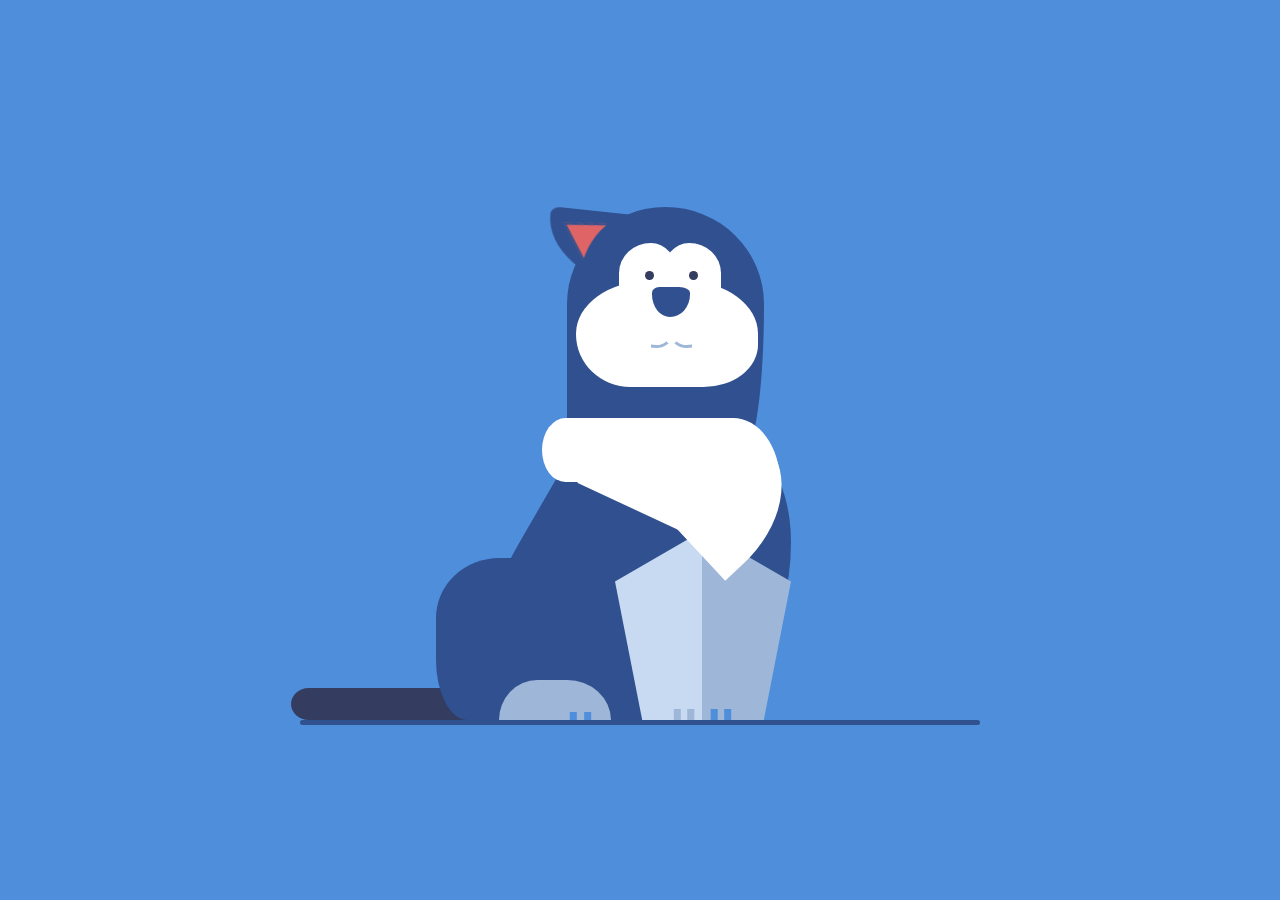
<file: index.html>
<!doctype html>
<html lang="en">
<head>
    <meta charset="utf-8">
    <meta name="viewport" content="width=device-width, initial-scale=1">
    <title>nevrax</title>
    <link rel="icon" href="assets/favicon.svg" type="image/svg+xml">
    <link rel="stylesheet" href="assets/css/cutedog.css">
</head>
<body>
    <div class="husky" aria-hidden="true">
        <div class="mane">
            <div class="coat"></div>
        </div>
        <div class="body">
            <div class="head">
                <div class="ear"></div>
                <div class="ear"></div>
                <div class="face">
                    <div class="eye"></div>
                    <div class="eye"></div>
                    <div class="nose"></div>
                    <div class="mouth">
                        <div class="lips"></div>
                        <div class="tongue"></div>
                    </div>
                </div>
            </div>
            <div class="torso"></div>
        </div>
        <div class="legs">
            <div class="front-legs">
                <div class="leg"></div>
                <div class="leg"></div>
            </div>
            <div class="hind-leg"></div>
        </div>
        <div class="tail">
            <div class="tail">
                <div class="tail">
                    <div class="tail">
                        <div class="tail">
                            <div class="tail">
                                <div class="tail"></div>
                            </div>
                        </div>
                    </div>
                </div>
            </div>
        </div>
    </div>
    <svg aria-hidden="true" focusable="false" style="display: none">
        <defs>
            <filter id="squiggly-0">
                <feTurbulence baseFrequency="0.02" numOctaves="3" result="noise" seed="0"/>
                <feDisplacementMap in="SourceGraphic" in2="noise" scale="2"/>
            </filter>
            <filter id="squiggly-1">
                <feTurbulence baseFrequency="0.02" numOctaves="3" result="noise" seed="1"/>
                <feDisplacementMap in="SourceGraphic" in2="noise" scale="3"/>
            </filter>
            <filter id="squiggly-2">
                <feTurbulence baseFrequency="0.02" numOctaves="3" result="noise" seed="2"/>
                <feDisplacementMap in="SourceGraphic" in2="noise" scale="2"/>
            </filter>
            <filter id="squiggly-3">
                <feTurbulence baseFrequency="0.02" numOctaves="3" result="noise" seed="3"/>
                <feDisplacementMap in="SourceGraphic" in2="noise" scale="3"/>
            </filter>
            <filter id="squiggly-4">
                <feTurbulence baseFrequency="0.02" numOctaves="3" result="noise" seed="4"/>
                <feDisplacementMap in="SourceGraphic" in2="noise" scale="1"/>
            </filter>
        </defs>
    </svg>
</body>
</html>
</file>
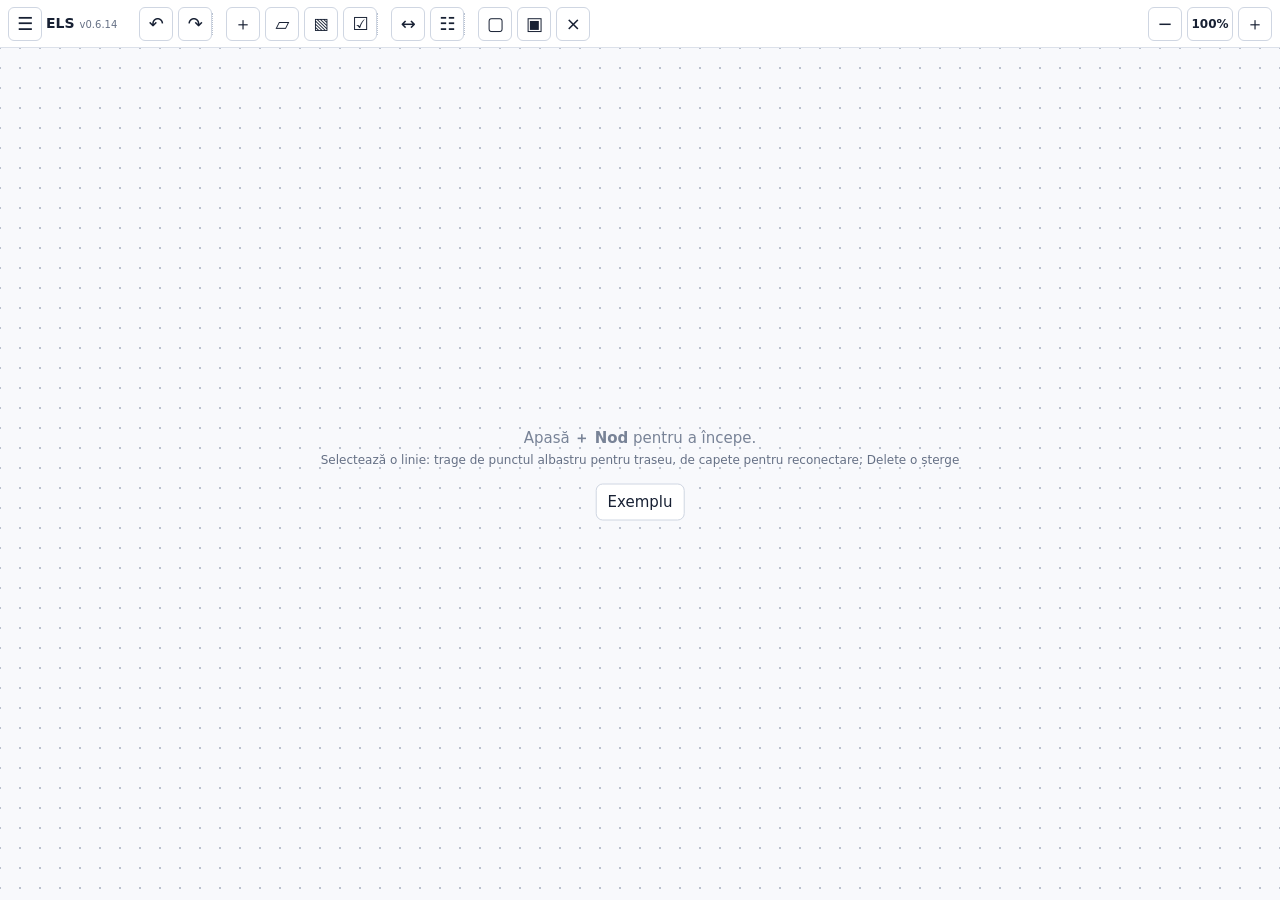
<file: els/index.html>
<!doctype html>
<html lang="ro">
<head>
  <meta charset="utf-8">
  <meta name="viewport" content="width=device-width, initial-scale=1">
  <meta http-equiv="refresh" content="0; url=els-0.6.14.html">
  <title>ELS</title>
</head>
<body>
  <p><a href="els-0.6.14.html">Deschide ELS 0.6.14</a></p>
</body>
</html>
</file>
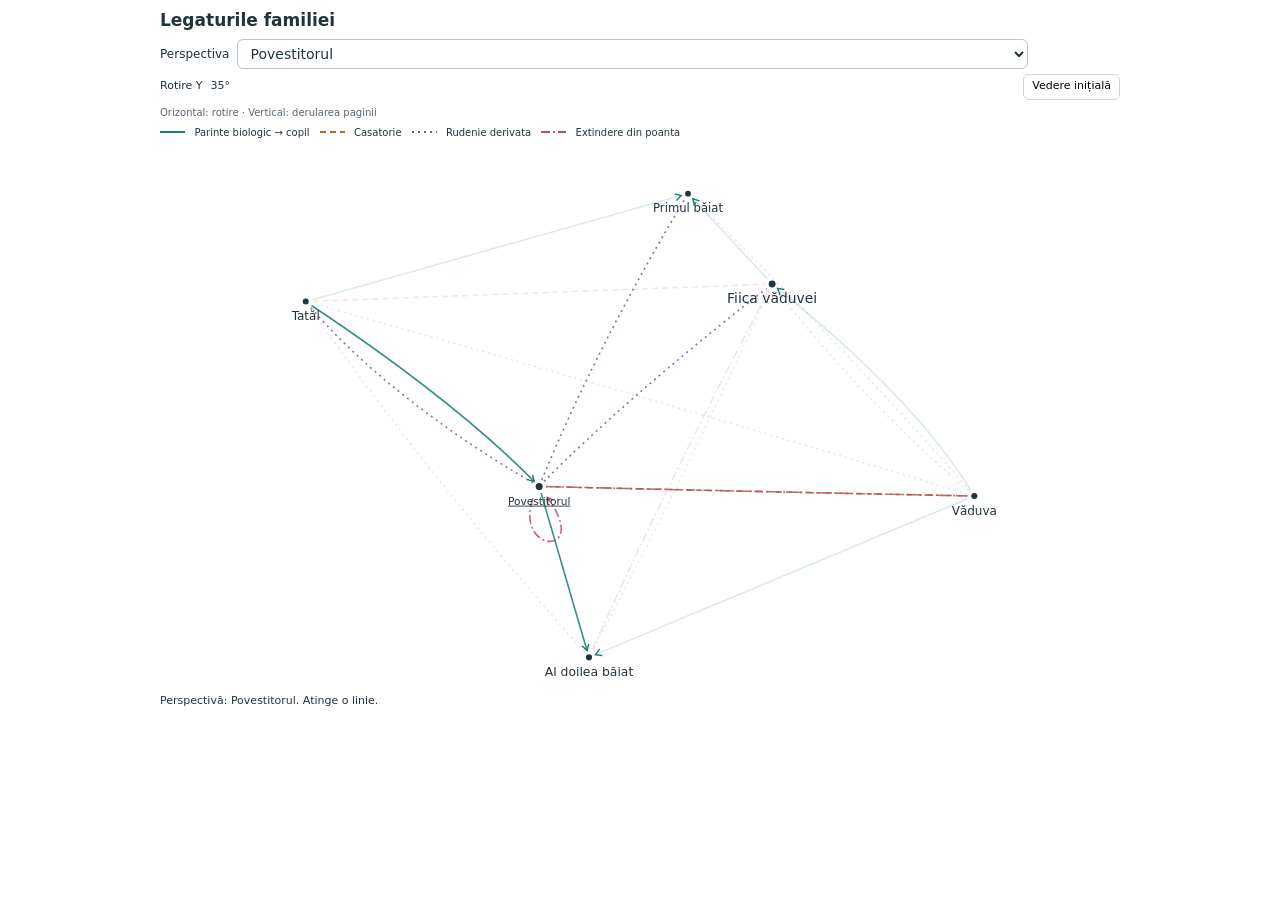
<file: family-relations-standalone.html>
<!doctype html>
<html lang="ro">
<head>
<meta charset="utf-8">
<meta name="viewport" content="width=device-width, initial-scale=1">
<title>Legaturile familiei</title>
<script src="assets/js/family-space.js?v=mobile-7"></script>
<style>
:root{--font-size-base:16px;--background:#fff;--foreground:#20343d;--muted-foreground:#536772;--viz-series-1:#187d75;--viz-series-2:#b96a28;--viz-series-3:#7b56a5;--viz-series-4:#ba4f70;color-scheme:light}
*{box-sizing:border-box}body{margin:0;padding:24px 16px;font:16px/1.5 system-ui,-apple-system,"Segoe UI",sans-serif;background:var(--background);color:var(--foreground)}main{max-width:960px;margin:auto}h2{margin:0;font-size:24px}.form-label{display:grid;gap:6px;max-width:280px}.form-select{padding:8px 10px;font:inherit;color:inherit;background:#fff;border:1px solid #b7c6d2;border-radius:6px;max-width:100%}.text-small{font-size:13px}.cursor-interaction{cursor:pointer}.family-person{font-size:14px}.person-roles{font-size:12px}.edge-detail{padding:8px 0}a:focus-visible{outline:2px solid #187d75;outline-offset:3px}
@media(max-width:480px){body{padding:16px 12px}.family-person{font-size:13px}.person-roles{font-size:11px}}
body{padding:12px}h2{font-size:20px}#family-relations-20261124{gap:8px!important}#family-relations-20261124 .family-controls{padding-right:0} .form-label{display:flex;align-items:center;gap:8px;max-width:none}.form-select{flex:1;min-width:0;padding:6px 8px}.rotation-controls{flex-wrap:nowrap!important;gap:6px!important}.rotation-controls button{font:inherit;border:1px solid #cbd7d3;border-radius:6px;background:white;min-height:32px;padding:3px 8px}.rotation-controls label{font-size:13px;min-width:0!important;white-space:nowrap}.rotation-controls input{display:none}.rotation-controls #original-mode,.rotation-controls #original-left,.rotation-controls #original-right{display:none}.rotation-hint{font-size:12px!important;color:#536772}.family-legend{font-size:11px;gap:3px 10px!important}.edge-detail{font-size:12px;max-height:54px;overflow:auto}#family-relations-20261124 .legend-item svg{width:20px}.family-plot{overscroll-behavior:contain}
</style>
<style>body{padding:8px 10px}h2{font-size:17px}#family-relations-20261124{gap:5px!important}#family-relations-20261124 .person-roles{display:none!important}#family-relations-20261124 .family-person{font-size:12px;line-height:1.2;background:transparent;white-space:nowrap}#family-relations-20261124 .person-name{background:transparent;font-weight:600}.form-label{font-size:12px}.form-select{font-size:14px;padding:5px 8px}.rotation-controls button{font-size:11px;min-height:26px}.rotation-controls label{font-size:11px}.family-legend{font-size:10px}.rotation-hint{font-size:10px!important;white-space:nowrap}.edge-detail{font-size:11px;padding:3px 0;min-height:20px!important;max-height:none;overflow:visible}.family-plot{overscroll-behavior:auto}#family-relations-20261124 .legend-item svg{width:16px}</style></head><body><main>
<div id="family-relations-20261124">
  <style>
    #family-relations-20261124 { display: grid; gap: calc(var(--font-size-base) * .75); }
    #family-relations-20261124 .family-plot { position: relative; width: 100%; }
    #family-relations-20261124 .family-graph { position: absolute; inset: 0; width: 100%; height: 100%; overflow: visible; }
    #family-relations-20261124 .family-person { position: absolute; transform: translate(-50%,-50%); text-align: center; pointer-events: none; }
    #family-relations-20261124 .person-name { font-weight: 500; color: var(--foreground); }
    #family-relations-20261124 .person-roles { color: var(--muted-foreground); margin-top: calc(var(--font-size-base) * .25); }
    #family-relations-20261124 .person-roles:empty { display: none; }
    #family-relations-20261124 .family-legend { display: flex; flex-wrap: wrap; gap: calc(var(--font-size-base) * .5) calc(var(--font-size-base) * 1.1); }
    #family-relations-20261124 .legend-item { display: inline-flex; align-items: center; gap: calc(var(--font-size-base) * .4); }
    #family-relations-20261124 .legend-item svg { width: 28px; height: 12px; flex: none; }
    #family-relations-20261124 .family-link { fill: none; stroke-width: 1.6; vector-effect: non-scaling-stroke; }
    #family-relations-20261124 .family-hit { fill: none; stroke: transparent; stroke-width: 14; pointer-events: stroke; }
    #family-relations-20261124 .edge-detail { min-height: calc(var(--font-size-base) * 2); color: var(--foreground); }
    #family-relations-20261124 .family-controls { padding-right: 92px; }
    #family-relations-20261124 .person-dot { fill: var(--foreground); }
    @media (prefers-reduced-motion: no-preference) {
      #family-relations-20261124 .family-link { transition: stroke-opacity .16s; }
    }
  </style>
  <h2>Legaturile familiei</h2>
  <div class="viz-controls family-controls">
    <label class="form-label">Perspectiva
      <select class="form-select" id="family-perspective">
        <option value="">Toate legaturile</option>
        <option value="narrator">Povestitorul</option>
        <option value="father">Tatal povestitorului</option>
        <option value="widow">Vaduva</option>
        <option value="daughter">Fiica vaduvei</option>
        <option value="boy1">Primul baiat</option>
        <option value="boy2">Al doilea baiat</option>
      </select>
    </label>
  </div>
  <div class="rotation-controls" style="display:flex;flex-wrap:wrap;align-items:center;gap:10px">
    <button type="button" id="original-mode" aria-pressed="true">3D activ</button>
    <button type="button" id="original-left" aria-label="Rotește la stânga">−15°</button>
    <label style="display:flex;align-items:center;gap:8px;flex:1;min-width:160px">Rotire Y <input id="original-angle" type="range" min="-180" max="180" value="35" style="width:100%;min-width:60px;accent-color:#187d75"><output id="original-degrees" style="min-width:42px">35°</output></label>
    <button type="button" id="original-right" aria-label="Rotește la dreapta">+15°</button>
    <button type="button" id="original-reset">Vedere inițială</button>
  </div>
  <p class="text-small rotation-hint" style="margin:0">Orizontal: rotire · Vertical: derularea paginii</p>
  <div class="family-legend text-small" aria-label="Tipuri de legaturi">
    <span class="legend-item"><svg aria-hidden="true"><line x1="0" y1="6" x2="25" y2="6" stroke="var(--viz-series-1)" stroke-width="2"/></svg>Parinte biologic → copil</span>
    <span class="legend-item"><svg aria-hidden="true"><line x1="0" y1="6" x2="25" y2="6" stroke="var(--viz-series-2)" stroke-width="2" stroke-dasharray="6 4"/></svg>Casatorie</span>
    <span class="legend-item"><svg aria-hidden="true"><line x1="0" y1="6" x2="25" y2="6" stroke="var(--viz-series-3)" stroke-width="2" stroke-dasharray="2 4"/></svg>Rudenie derivata</span>
    <span class="legend-item"><svg aria-hidden="true"><line x1="0" y1="6" x2="25" y2="6" stroke="var(--viz-series-4)" stroke-width="2" stroke-dasharray="9 3 2 3"/></svg>Extindere din poanta</span>
  </div>
  <div class="family-plot" id="family-plot">
    <svg class="family-graph" id="family-graph" role="group" aria-label="Sase persoane; filiatie, casatorii, relatii derivate si ciclul din poanta">
      <title>Legaturile din Incurcaturi in familie</title>
      <desc>Fiecare persoana apare o singura data. Legaturile biologice au sageti. Rudenia derivata si extinderile din poanta au stiluri distincte. Legaturile pot fi selectate pentru denumirea completa.</desc>
      <defs>
        <marker id="family-blood-arrow" markerUnits="userSpaceOnUse" markerWidth="9" markerHeight="9" refX="7" refY="4.5" orient="auto"><path d="M1 1 L7 4.5 L1 8" fill="none" stroke="var(--viz-series-1)" stroke-width="1.4"/></marker>
        <marker id="family-loop-arrow" markerUnits="userSpaceOnUse" markerWidth="9" markerHeight="9" refX="7" refY="4.5" orient="auto"><path d="M1 1 L7 4.5 L1 8" fill="none" stroke="var(--viz-series-4)" stroke-width="1.4"/></marker>
      </defs>
      <g id="family-links"></g>
      <g id="family-node-backgrounds" aria-hidden="true"></g>
    </svg>
    <div class="family-person" data-person="father"><div class="person-name">Tatal<br>povestitorului</div><div class="person-roles text-small"></div></div>
    <div class="family-person" data-person="daughter"><div class="person-name">Fiica<br>vaduvei</div><div class="person-roles text-small"></div></div>
    <div class="family-person" data-person="boy1"><div class="person-name">Primul baiat</div><div class="person-roles text-small"></div></div>
    <div class="family-person" data-person="narrator"><div class="person-name">Povestitorul</div><div class="person-roles text-small"></div></div>
    <div class="family-person" data-person="widow"><div class="person-name">Vaduva</div><div class="person-roles text-small"></div></div>
    <div class="family-person" data-person="boy2"><div class="person-name">Al doilea baiat</div><div class="person-roles text-small"></div></div>
  </div>
  <div class="edge-detail text-small" id="family-detail" aria-live="polite">6 persoane · 6 legaturi biologice · 2 casatorii · relatii derivate</div>
  <script>
  (() => {
    const root = document.getElementById('family-relations-20261124');
    if (!root) return;
    const svg = root.querySelector('#family-graph');
    const plot = root.querySelector('#family-plot');
    const links = root.querySelector('#family-links');
    const backgrounds = root.querySelector('#family-node-backgrounds');
    const select = root.querySelector('#family-perspective');
    const detail = root.querySelector('#family-detail');
    const names = {father:'Tatal povestitorului',daughter:'Fiica vaduvei',boy1:'Primul baiat',narrator:'Povestitorul',widow:'Vaduva',boy2:'Al doilea baiat'};
    const kinds = {
      blood:{color:'var(--viz-series-1)',dash:''},
      marriage:{color:'var(--viz-series-2)',dash:'6 4'},
      derived:{color:'var(--viz-series-3)',dash:'2 4'},
      extended:{color:'var(--viz-series-4)',dash:'9 3 2 3'}
    };
    const facts = [
      {from:'father',to:'narrator',kind:'blood',role:'tata biologic',inverse:'fiu biologic'},
      {from:'widow',to:'daughter',kind:'blood',role:'mama biologica',inverse:'fiica biologica'},
      {from:'father',to:'boy1',kind:'blood',role:'tata biologic',inverse:'fiu biologic'},
      {from:'daughter',to:'boy1',kind:'blood',role:'mama biologica',inverse:'fiu biologic'},
      {from:'narrator',to:'boy2',kind:'blood',role:'tata biologic',inverse:'fiu biologic'},
      {from:'widow',to:'boy2',kind:'blood',role:'mama biologica',inverse:'fiu biologic'},
      {from:'father',to:'daughter',kind:'marriage',role:'sot',inverse:'sotie'},
      {from:'narrator',to:'widow',kind:'marriage',role:'sot',inverse:'sotie'},
      {from:'narrator',to:'daughter',kind:'derived',role:'tata vitreg',inverse:'fiica vitrega'},
      {from:'daughter',to:'narrator',kind:'derived',role:'mama vitrega',inverse:'fiu vitreg'},
      {from:'widow',to:'father',kind:'derived',role:'soacra',inverse:'ginere'},
      {from:'narrator',to:'father',kind:'derived',role:'socru vitreg',inverse:'ginere prin alianta'},
      {from:'daughter',to:'widow',kind:'derived',role:'soacra prin relatia vitrega',inverse:'nora prin relatia vitrega'},
      {from:'narrator',to:'boy1',kind:'derived',role:'frate pe jumatate',inverse:'frate pe jumatate'},
      {from:'daughter',to:'boy2',kind:'derived',role:'sora pe jumatate',inverse:'frate pe jumatate'},
      {from:'boy2',to:'father',kind:'derived',role:'cumnat',inverse:'cumnat'},
      {from:'widow',to:'boy1',kind:'derived',role:'bunica biologica',inverse:'nepot biologic'},
      {from:'father',to:'boy2',kind:'derived',role:'bunic biologic',inverse:'nepot biologic'},
      {from:'narrator',to:'boy1',kind:'derived',role:'bunic vitreg',inverse:'nepot vitreg'},
      {from:'daughter',to:'boy2',kind:'extended',role:'bunica vitrega, prin extindere',inverse:'nepot vitreg, prin extindere'},
      {from:'widow',to:'narrator',kind:'extended',role:'bunica prin relatia vitrega',inverse:'nepot prin relatia vitrega'},
      {from:'narrator',to:'narrator',kind:'extended',role:'propriul bunic, doar in poanta',inverse:'propriul nepot, doar in poanta'}
    ];
    const groups = new Map();
    facts.forEach((fact,index) => {
      fact.id = 'family-fact-' + index;
      const pair = [fact.from,fact.to].sort().join('|');
      const key = pair + '|' + fact.kind;
      if (!groups.has(key)) groups.set(key,{id:key,kind:fact.kind,from:fact.from,to:fact.to,facts:[]});
      groups.get(key).facts.push(fact);
    });
    const persons = new Map([...root.querySelectorAll('[data-person]')].map(el => [el.dataset.person,el]));
    let focused = 'narrator', activeEdge = '';
    let rotation = 35, use3d = true, gesture = null, dragged = false;
    const angleControl = root.querySelector('#original-angle');
    const modeControl = root.querySelector('#original-mode');
    plot.style.touchAction = 'pan-y';
    plot.style.userSelect = 'none';
    plot.style.webkitUserSelect = 'none';
    plot.style.cursor = 'grab';
    let rotationFrame = 0;
    const measuredNodes = new Map(), renderedLinks = new Map(), renderedNodes = new Map();
    function rotate(value) {
      rotation = value;
      angleControl.min = Math.min(-360, rotation - 360);
      angleControl.max = Math.max(360, rotation + 360);
      angleControl.value = rotation;
      root.querySelector('#original-degrees').textContent = Math.round(rotation) + '°';
      if (!rotationFrame) rotationFrame = requestAnimationFrame(() => {
        rotationFrame = 0;
        draw(true);
      });
    }
    angleControl.addEventListener('input', () => rotate(Number(angleControl.value)));
    root.querySelector('#original-left').addEventListener('click', () => rotate(rotation - 15));
    root.querySelector('#original-right').addEventListener('click', () => rotate(rotation + 15));
    root.querySelector('#original-reset').addEventListener('click', () => rotate(35));
    modeControl.addEventListener('click', () => {
      use3d = !use3d;
      modeControl.textContent = use3d ? '3D activ' : '2D activ';
      modeControl.setAttribute('aria-pressed', String(use3d));
      angleControl.disabled = !use3d;
      root.querySelector('#original-left').disabled = !use3d;
      root.querySelector('#original-right').disabled = !use3d;
      draw();
    });
    plot.addEventListener('pointerdown', event => {
      if (event.pointerType === 'touch') return;
      if (!use3d || event.button !== 0) return;
      gesture = {x:event.clientX, y:event.clientY, angle:rotation}; dragged = false;
    });
    plot.addEventListener('pointermove', event => {
      if (event.pointerType === 'touch') return;
      if (!gesture) return;
      const dx = event.clientX - gesture.x;
      if (!dragged && Math.abs(dx) < 6) return;
      if (!dragged && Math.abs(event.clientY-gesture.y) > Math.abs(dx)) { gesture=null; return; }
      dragged = true;
      plot.setPointerCapture(event.pointerId);
      rotate(gesture.angle + dx * .55);
    });
    function endRotation() { gesture=null; setTimeout(() => { dragged=false; }, 0); }
    plot.addEventListener('pointerup', endRotation);
    plot.addEventListener('pointercancel', endRotation);
    plot.addEventListener('click', event => { if (dragged) { event.preventDefault(); event.stopImmediatePropagation(); } }, true);
    // Safari/iOS: handle the gesture on the stable plot, not SVG paths
    // which are rebuilt while rotating. Prevent page scrolling in the plot.
    let touchGesture = null;
    plot.addEventListener('touchstart', event => {
      if (!use3d || event.touches.length !== 1) return;
      const touch=event.touches[0];
      touchGesture={x:touch.clientX,y:touch.clientY,angle:rotation,moved:false};
      dragged=false;
    }, {passive:false});
    plot.addEventListener('touchmove', event => {
      if (!touchGesture || event.touches.length !== 1) return;
      const dx=event.touches[0].clientX-touchGesture.x;
      const dy=event.touches[0].clientY-touchGesture.y;
      if(!touchGesture.moved){
        if(Math.max(Math.abs(dx),Math.abs(dy))<6)return;
        if(Math.abs(dy)>=Math.abs(dx)){touchGesture=null;return;}
        touchGesture.moved=true;
      }
      if(event.cancelable)event.preventDefault();
      dragged=true; rotate(touchGesture.angle+dx*.65);
    }, {passive:false});
    plot.addEventListener('touchend', event => {
      if (!touchGesture) return;
      const finished=touchGesture; touchGesture=null;
      if(finished.moved&&event.cancelable)event.preventDefault();
      setTimeout(() => { dragged=false; },0);
    }, {passive:false});
    plot.addEventListener('touchcancel', () => { touchGesture=null; dragged=false; });
    const saved = window.openai?.widgetState;
    const restored=saved?.modelContent?.familyPerspective;
    if (restored==='' || names[restored]) focused=restored;
    select.value = focused;
    function save() {
      const operation = window.openai?.setWidgetState?.({modelContent:{familyPerspective:focused,selectedRelationship:activeEdge},privateContent:null});
      operation?.catch?.(() => {});
    }
    function textFor(group) {
      return group.facts.map(f => {
        if (f.from === f.to) return names[f.from] + ': ' + f.role + '.';
        if (f.kind === 'marriage') return names[f.from] + ' si ' + names[f.to] + ': casatoriti.';
        return names[f.from] + ' → ' + names[f.to] + ': ' + f.role + '.';
      }).join(' ');
    }
    function element(tag,attrs={}) {
      const el = document.createElementNS('http://www.w3.org/2000/svg',tag);
      Object.entries(attrs).forEach(([key,value]) => el.setAttribute(key,String(value)));
      return el;
    }
    function anchor(rect,other,padding=7) {
      const dx=other.cx-rect.cx,dy=other.cy-rect.cy;
      const factor=Math.min((rect.width/2+padding)/Math.max(Math.abs(dx),.001),(rect.height/2+padding)/Math.max(Math.abs(dy),.001));
      return {x:rect.cx+dx*factor,y:rect.cy+dy*factor};
    }
    function draw(rotationOnly = false) {
      rotationOnly = rotationOnly === true && measuredNodes.size === persons.size;
      const width = Math.max(300,plot.clientWidth);
      const narrow = width < 480;
      const height = Math.max(240, Math.min(540, window.innerHeight - 205));
      const space=FamilySpace.scene(width,height,rotation,use3d);
      const centers=Object.fromEntries(Object.entries(space.nodes).map(([id,p])=>[id,[p.x,p.y]]));
      plot.style.height=height+'px';
      svg.setAttribute('viewBox','0 0 '+width+' '+height);
      const shortNames={father:'Tatăl',daughter:'Fiica văduvei',narrator:'Povestitorul',widow:'Văduva',boy1:'Primul băiat',boy2:'Al doilea băiat'};
      for (const [id,el] of persons) {
        el.style.left='0';el.style.top='0';
        const point=space.nodes[id];
        el.style.transform='translate3d('+point.x+'px,'+point.y+'px,0) translate(-50%,-50%) scale('+point.scale+')';
        el.style.zIndex=String(Math.round(1000-point.z));
        if (rotationOnly) continue;
        el.style.width='max-content';
        el.querySelector('.person-name').textContent=shortNames[id];
        const roles=[];
        if(focused) for(const fact of facts) {
          if(fact.from===fact.to&&fact.from===focused&&id===focused)roles.push(fact.role);
          else if(fact.from===focused&&fact.to===id)roles.push(fact.inverse);
          else if(fact.to===focused&&fact.from===id)roles.push(fact.role);
        }
        el.querySelector('.person-roles').textContent=[...new Set(roles)].join(' · ');
        el.querySelector('.person-name').style.textDecoration=focused===id?'underline':'none';
      }
      const rectangles={};
      for(const [id,el] of persons){
        if (!rotationOnly) {
          measuredNodes.set(id,{width:el.offsetWidth,height:el.offsetHeight});
        }
        const size=measuredNodes.get(id),scale=space.nodes[id].scale,r={width:size.width*scale,height:size.height*scale},cx=centers[id][0],cy=centers[id][1]+15;
        rectangles[id]={x:cx-r.width/2,y:cy-r.height/2,width:r.width,height:r.height,cx,cy};
      }
      // Separate labels in screen space; their spatial points remain unchanged.
      const labelIds=Object.keys(rectangles);
      for(let pass=0;pass<12;pass++){
        let changed=false;
        for(let i=0;i<labelIds.length;i++)for(let j=i+1;j<labelIds.length;j++){
          const a=rectangles[labelIds[i]],b=rectangles[labelIds[j]];
          const overlapX=(a.width+b.width)/2+8-Math.abs(a.cx-b.cx);
          const overlapY=(a.height+b.height)/2+8-Math.abs(a.cy-b.cy);
          if(overlapX>0&&overlapY>0){
            const direction=a.cy<=b.cy?-1:1,shift=overlapY/2+.1;
            a.cy=Math.max(a.height/2+5,Math.min(height-a.height/2-5,a.cy+direction*shift));
            b.cy=Math.max(b.height/2+5,Math.min(height-b.height/2-5,b.cy-direction*shift));
            changed=true;
          }
        }
        if(!changed)break;
      }
      for(const [id,rect] of Object.entries(rectangles)){
        rect.x=rect.cx-rect.width/2;rect.y=rect.cy-rect.height/2;
        persons.get(id).style.transform='translate3d('+rect.cx+'px,'+rect.cy+'px,0) translate(-50%,-50%) scale('+space.nodes[id].scale+')';
      }
      const pairCounts=new Map();
      for(const group of groups.values()){
        const pair=[group.from,group.to].sort().join('|');
        if(!pairCounts.has(pair))pairCounts.set(pair,[]);pairCounts.get(pair).push(group.id);
      }
      for(const group of groups.values()){
        const kind=kinds[group.kind];
        const siblings=pairCounts.get([group.from,group.to].sort().join('|'));
        let bend=0;
        if(group.from!==group.to){
          const order=siblings.indexOf(group.id)-(siblings.length-1)/2;
          bend=order*24*(group.from<group.to?1:-1);
          const pair=[group.from,group.to].sort().join('|');
          if(pair==='father|narrator')bend+=group.from==='father'?50:-50;
          if(pair==='daughter|widow')bend+=group.from==='widow'?50:-50;
          if(group.kind==='derived'&&siblings.length===1)bend+=((group.from.charCodeAt(0)+group.to.charCodeAt(0))%2?1:-1)*24;
        }
        const d=FamilySpace.edge(space,group.from,group.to,bend);
        const related=!focused||group.from===focused||group.to===focused;
        const selected=activeEdge===group.id;
        const existing=renderedLinks.get(group.id);
        if(existing){
          existing.path.setAttribute('d',d);
          existing.hit.setAttribute('d',d);
          if(!rotationOnly)existing.path.setAttribute('stroke-opacity',selected?1:(related?.86:.16));
          continue;
        }
        const link=element('a',{href:'#family-detail','aria-label':textFor(group),'data-tooltip':textFor(group),class:'cursor-interaction'});
        const path=element('path',{d,class:'family-link',stroke:kind.color,'stroke-opacity':selected?1:(related?.86:.16)});
        if(kind.dash)path.setAttribute('stroke-dasharray',kind.dash);
        if(group.kind==='blood')path.setAttribute('marker-end','url(#family-blood-arrow)');
        if(group.from===group.to)path.setAttribute('marker-end','url(#family-loop-arrow)');
        const hit=element('path',{d,class:'family-hit'});
        link.append(path,hit);
        link.addEventListener('click',event=>{event.preventDefault();activeEdge=group.id;detail.textContent=textFor(group);draw();save();});
        links.append(link);
        renderedLinks.set(group.id,{path,hit});
      }
      for(const [id,rect] of Object.entries(rectangles)){
        let nodes=renderedNodes.get(id);
        if(!nodes){nodes={leader:element('path',{fill:'none',stroke:'#aebfba','stroke-width':1}),dot:element('circle',{fill:'var(--foreground)'})};backgrounds.append(nodes.leader,nodes.dot);renderedNodes.set(id,nodes);}
        const point=space.nodes[id];
        nodes.leader.setAttribute('d',Math.abs(rect.cy-point.y-15)>3?'M '+point.x+' '+point.y+' L '+rect.cx+' '+rect.y:'');
        for(const [key,value] of Object.entries({cx:point.x,cy:point.y,r:(focused===id?4:3)*point.scale}))nodes.dot.setAttribute(key,value);
      }
      if(!activeEdge)detail.textContent=focused?'Perspectivă: '+names[focused]+'. Atinge o linie.':'Atinge o linie pentru explicație.';
    }
    select.addEventListener('change',()=>{focused=select.value;activeEdge='';draw();save();});
    window.addEventListener('openai:set_globals',event=>{
      const state=event.detail?.globals?.widgetState;
      const id=state?.modelContent?.familyPerspective;
      if(id!==undefined){focused=names[id]?id:'';select.value=focused;activeEdge='';draw();}
    });
    const observer=new ResizeObserver(draw);observer.observe(plot);
    window.addEventListener('resize',draw);
    draw();
  })();
  </script>
</div>

</main></body></html>
</file>
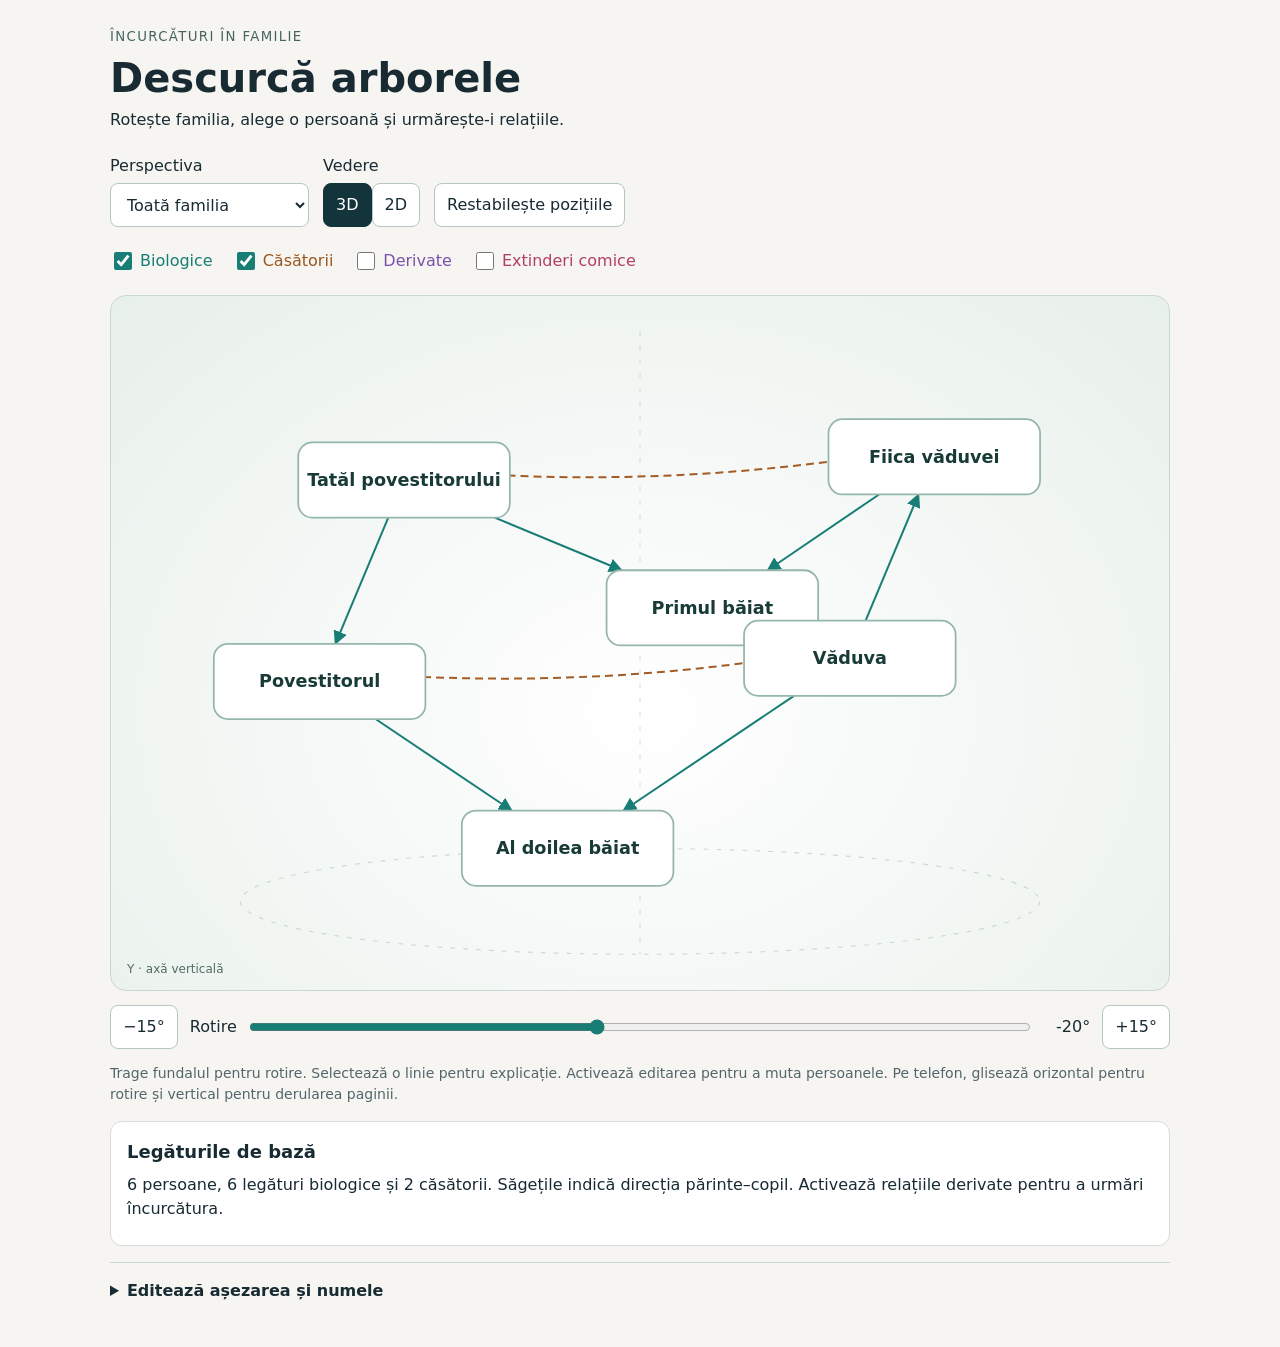
<file: family-relations.html>
<!doctype html>
<html lang="ro"><head><meta charset="utf-8"><meta name="viewport" content="width=device-width,initial-scale=1"><title>Arborele familiei — explorator 3D</title><link rel="stylesheet" href="assets/css/family-editor.css"><script defer src="assets/js/family-facts.js"></script><script defer src="assets/js/family-editor.js"></script></head>
<body><main>
<header><small>ÎNCURCĂTURI ÎN FAMILIE</small><h1>Descurcă arborele</h1><p>Rotește familia, alege o persoană și urmărește-i relațiile.</p></header>
<div class="toolbar"><label>Perspectiva<select id="perspective"><option value="">Toată familia</option></select></label><fieldset><legend>Vedere</legend><button id="view3" aria-pressed="true">3D</button><button id="view2" aria-pressed="false">2D</button></fieldset><button id="reset">Restabilește pozițiile</button></div>
<div class="filters" aria-label="Relații vizibile"><label><input type="checkbox" value="blood" checked> <span class="blood">Biologice</span></label><label><input type="checkbox" value="marriage" checked> <span class="marriage">Căsătorii</span></label><label><input type="checkbox" value="derived"> <span class="derived">Derivate</span></label><label><input type="checkbox" value="extended"> <span class="extended">Extinderi comice</span></label></div>
<div class="stage"><svg id="graph" viewBox="0 0 900 590" role="group" aria-label="Arbore genealogic interactiv, rotire pe axa verticală"></svg><span class="axis" aria-hidden="true">Y · axă verticală</span></div>
<div class="rotation"><button id="left" aria-label="Rotește la stânga">−15°</button><label>Rotire <input id="angle" type="range" min="-180" max="180" value="-20"><output id="degrees">−20°</output></label><button id="right" aria-label="Rotește la dreapta">+15°</button></div>
<p class="hint">Trage fundalul pentru rotire. Selectează o linie pentru explicație. Activează editarea pentru a muta persoanele. Pe telefon, glisează orizontal pentru rotire și vertical pentru derularea paginii.</p>
<section class="details" aria-live="polite"><h2 id="detail-title">Legăturile de bază</h2><p id="detail">6 persoane, 6 legături biologice și 2 căsătorii. Săgețile indică direcția părinte–copil. Activează relațiile derivate pentru a urmări încurcătura.</p></section>
<details id="editor"><summary>Editează așezarea și numele</summary><p>Schimbările se păstrează doar în acest browser. Relațiile din poveste rămân aceleași.</p><label class="edit-toggle"><input id="editing" type="checkbox"> Permite mutarea persoanelor</label><div class="edit-fields"><label>Persoana<select id="person"></select></label><label>Nume<input id="name" maxlength="55"></label><label>Adâncime<input id="depth" type="range" min="-240" max="240" value="0"></label></div><p id="save-status" role="status"></p></details>
</main></body></html>
</file>
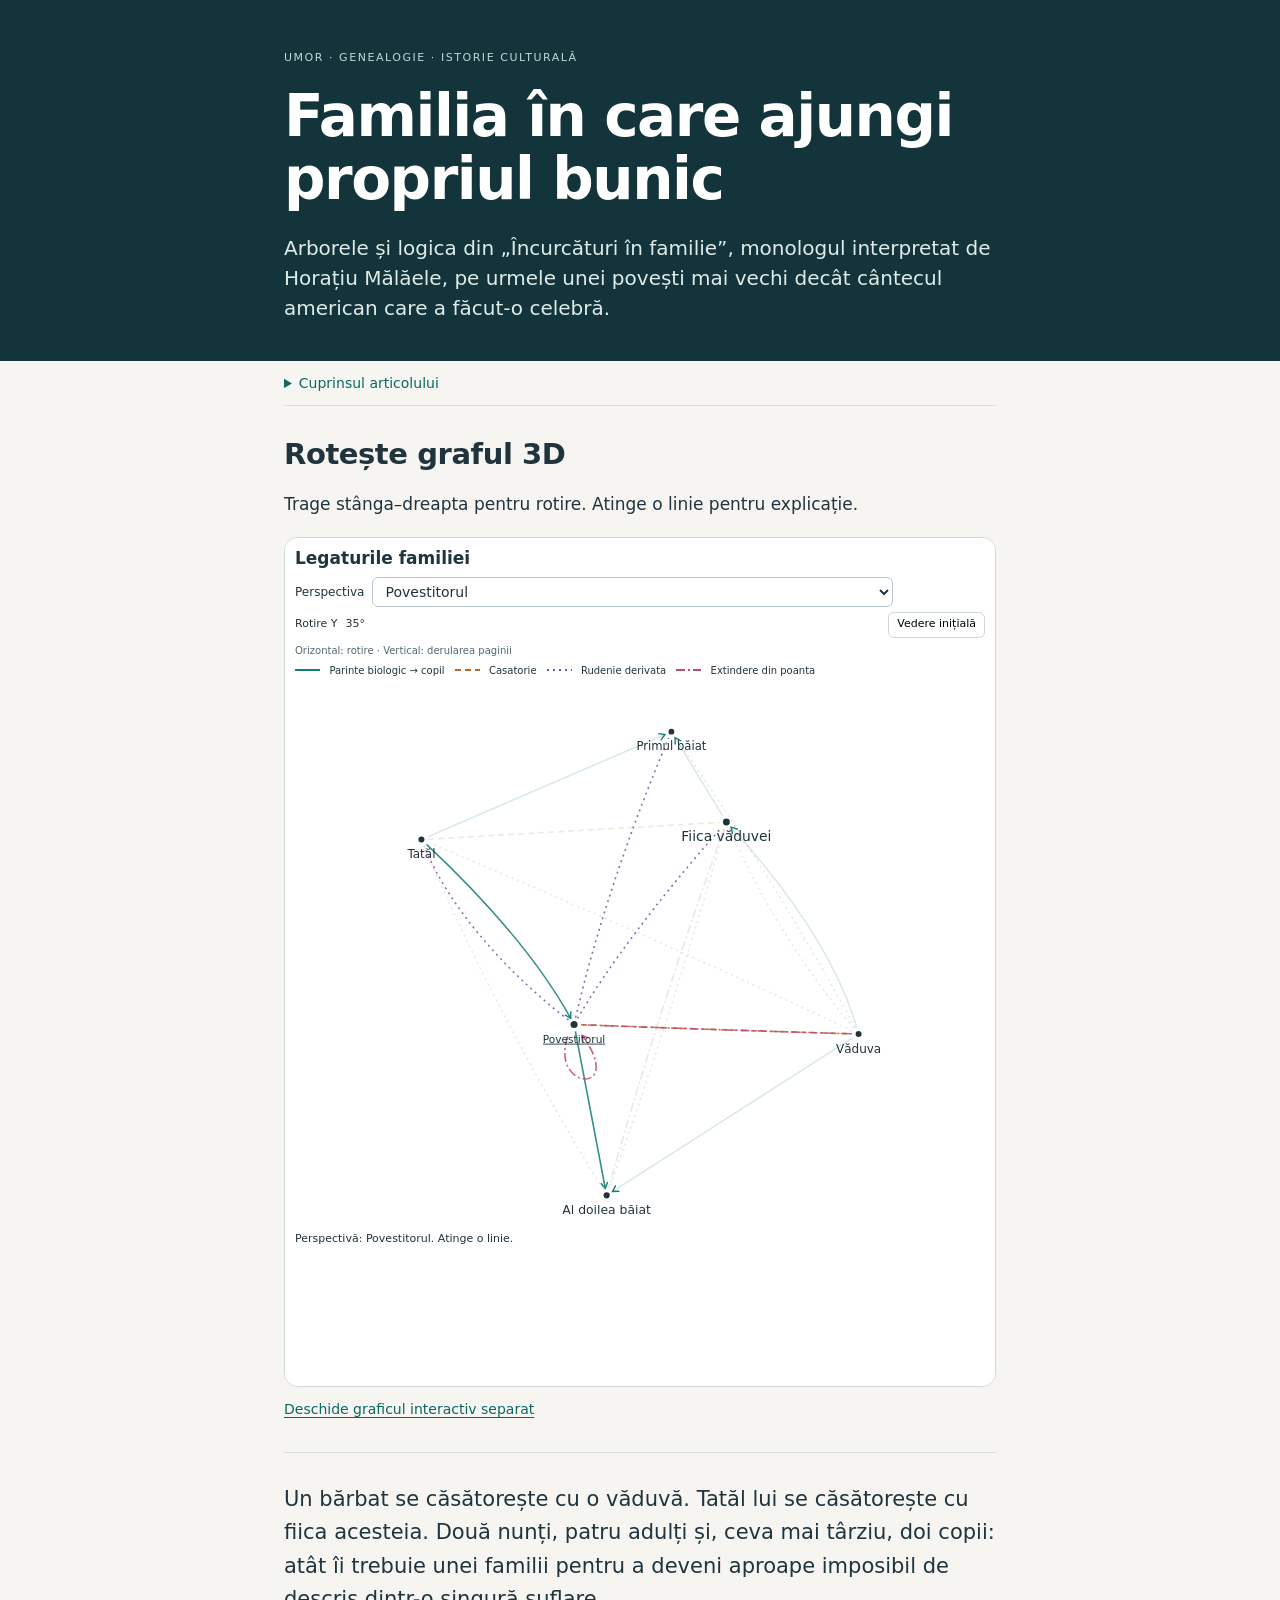
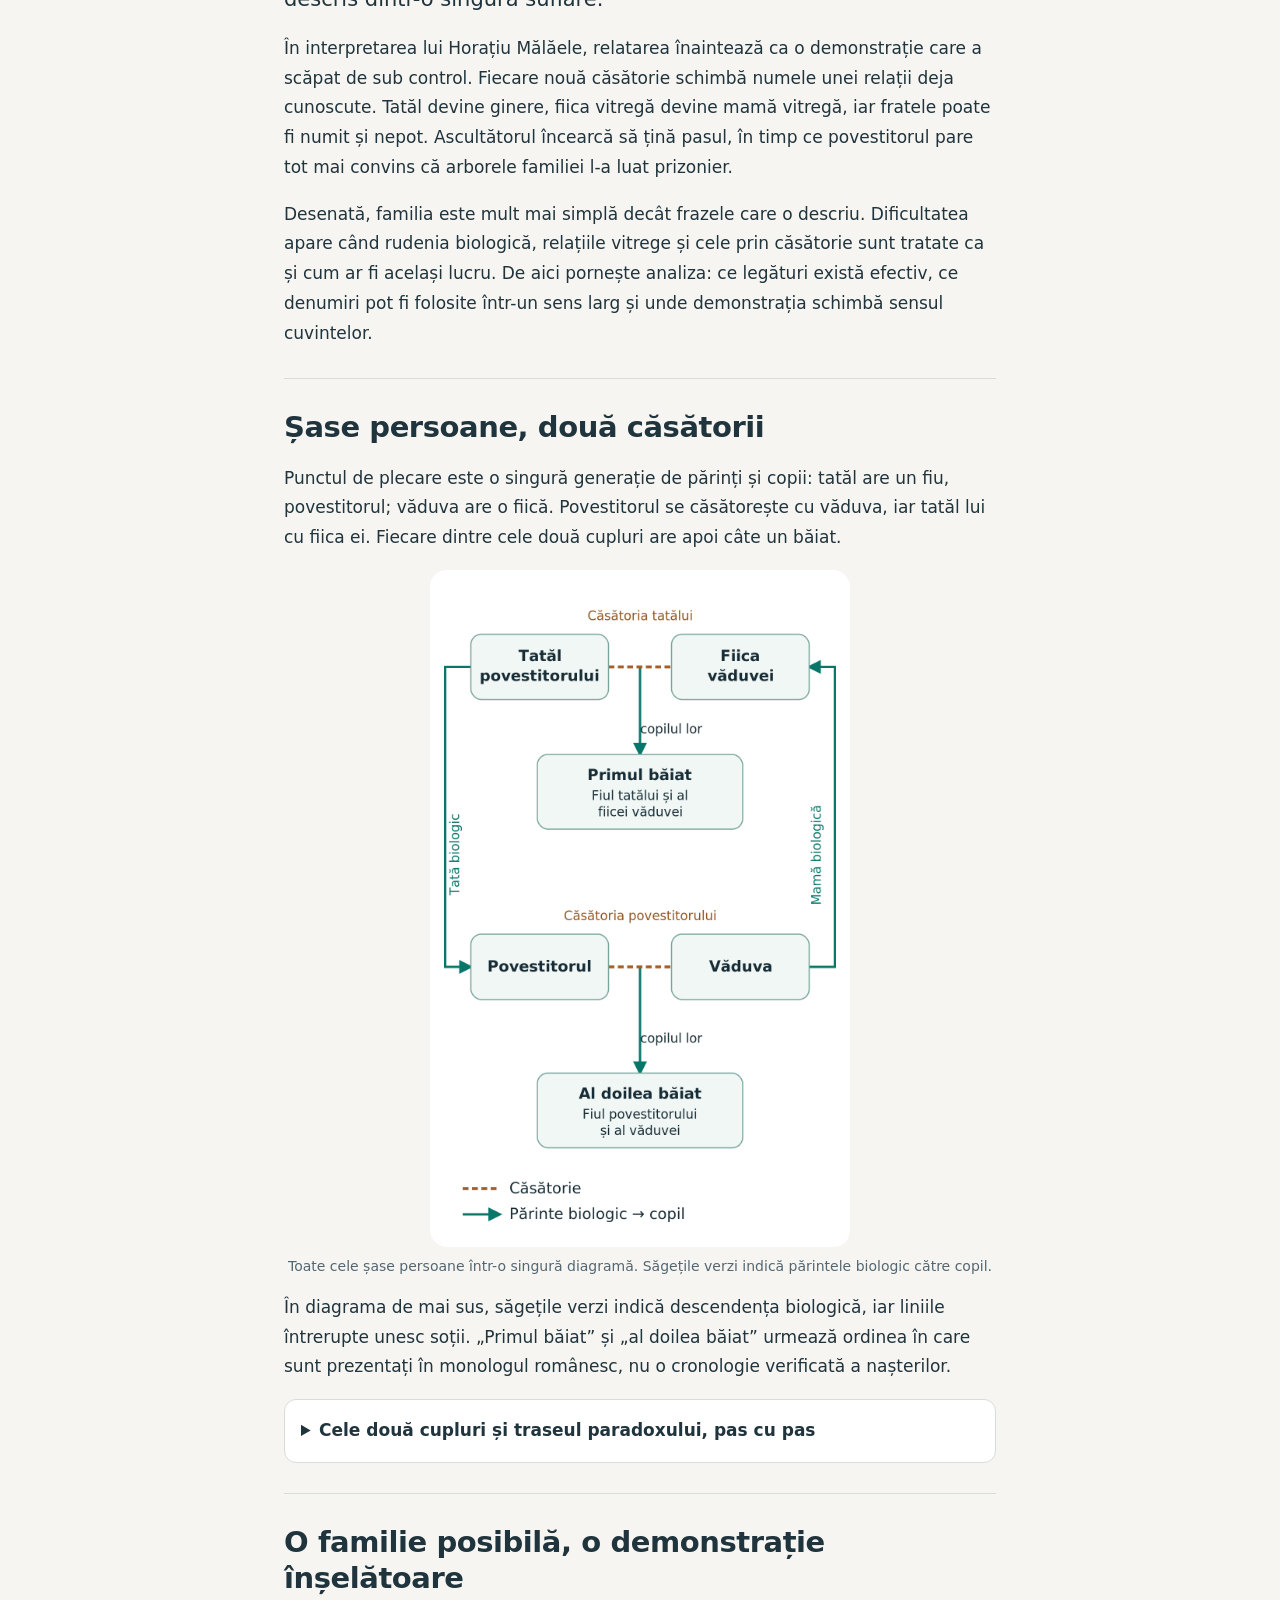
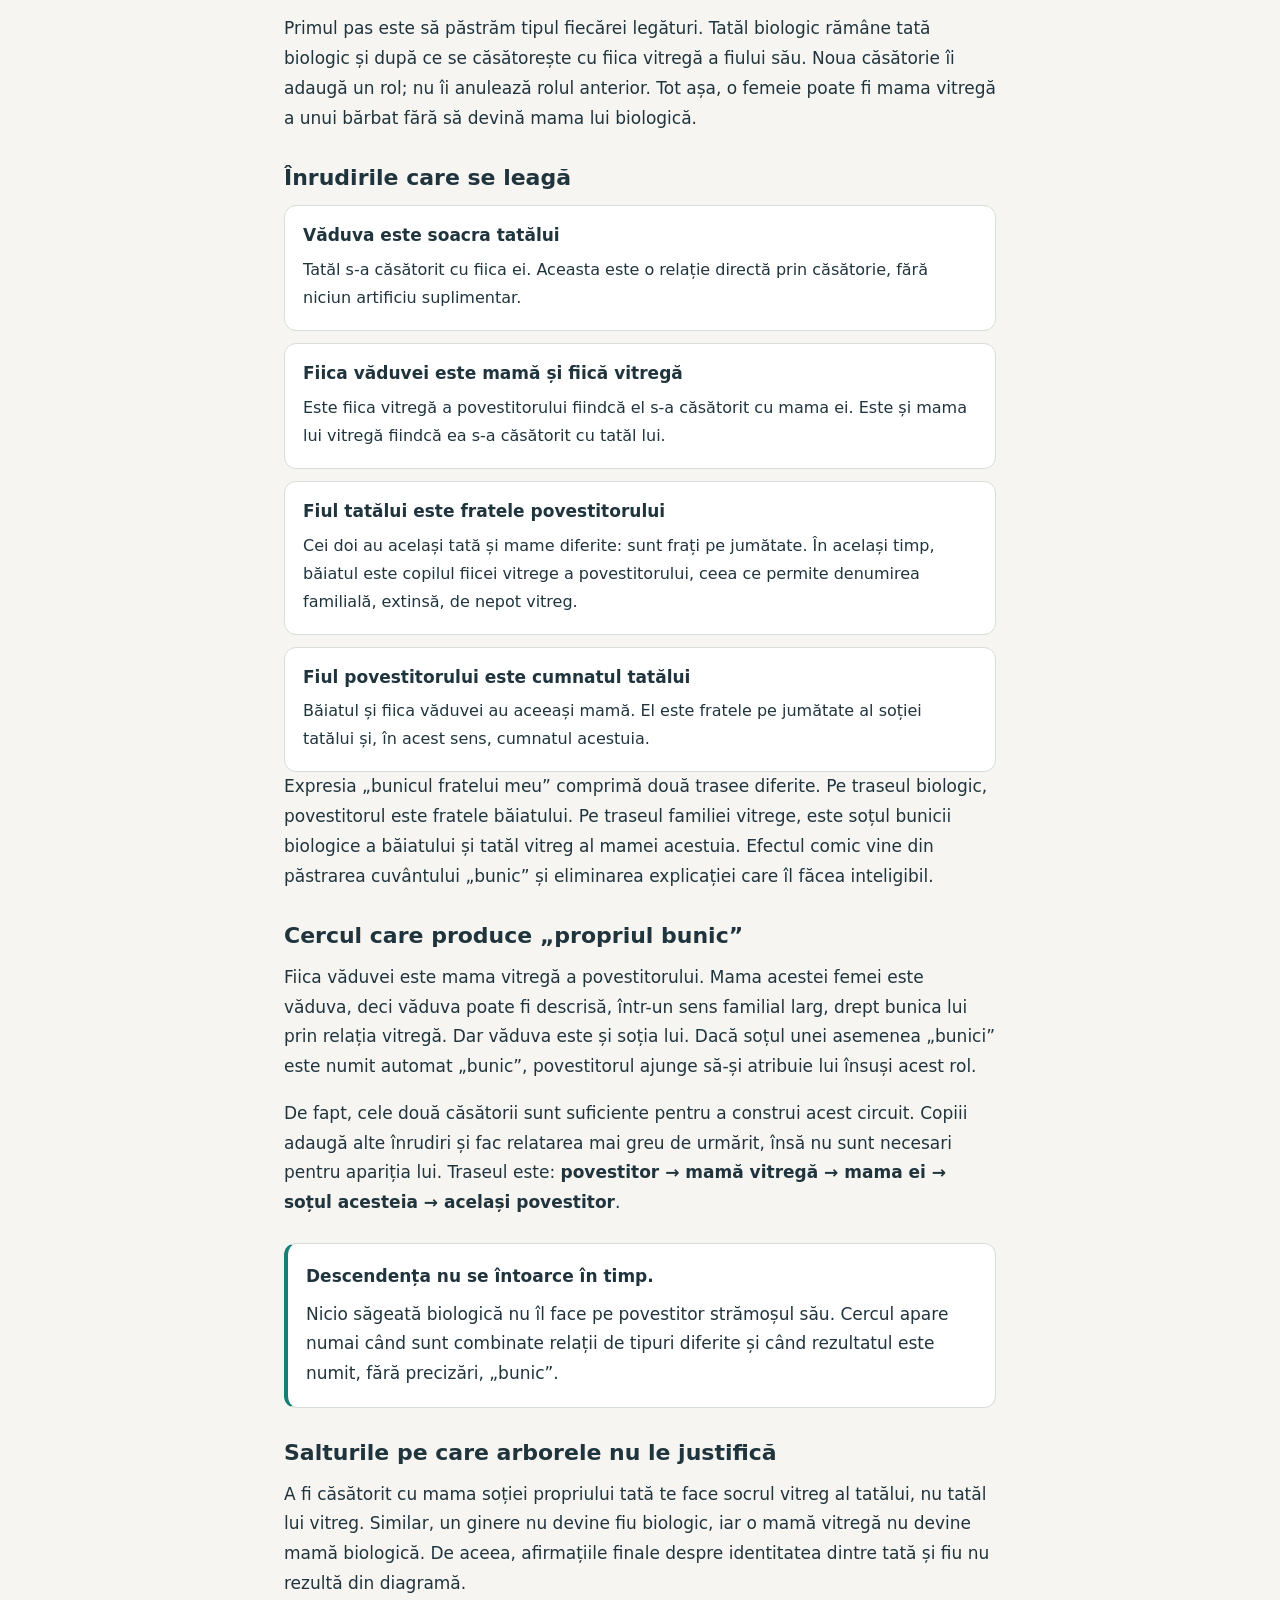
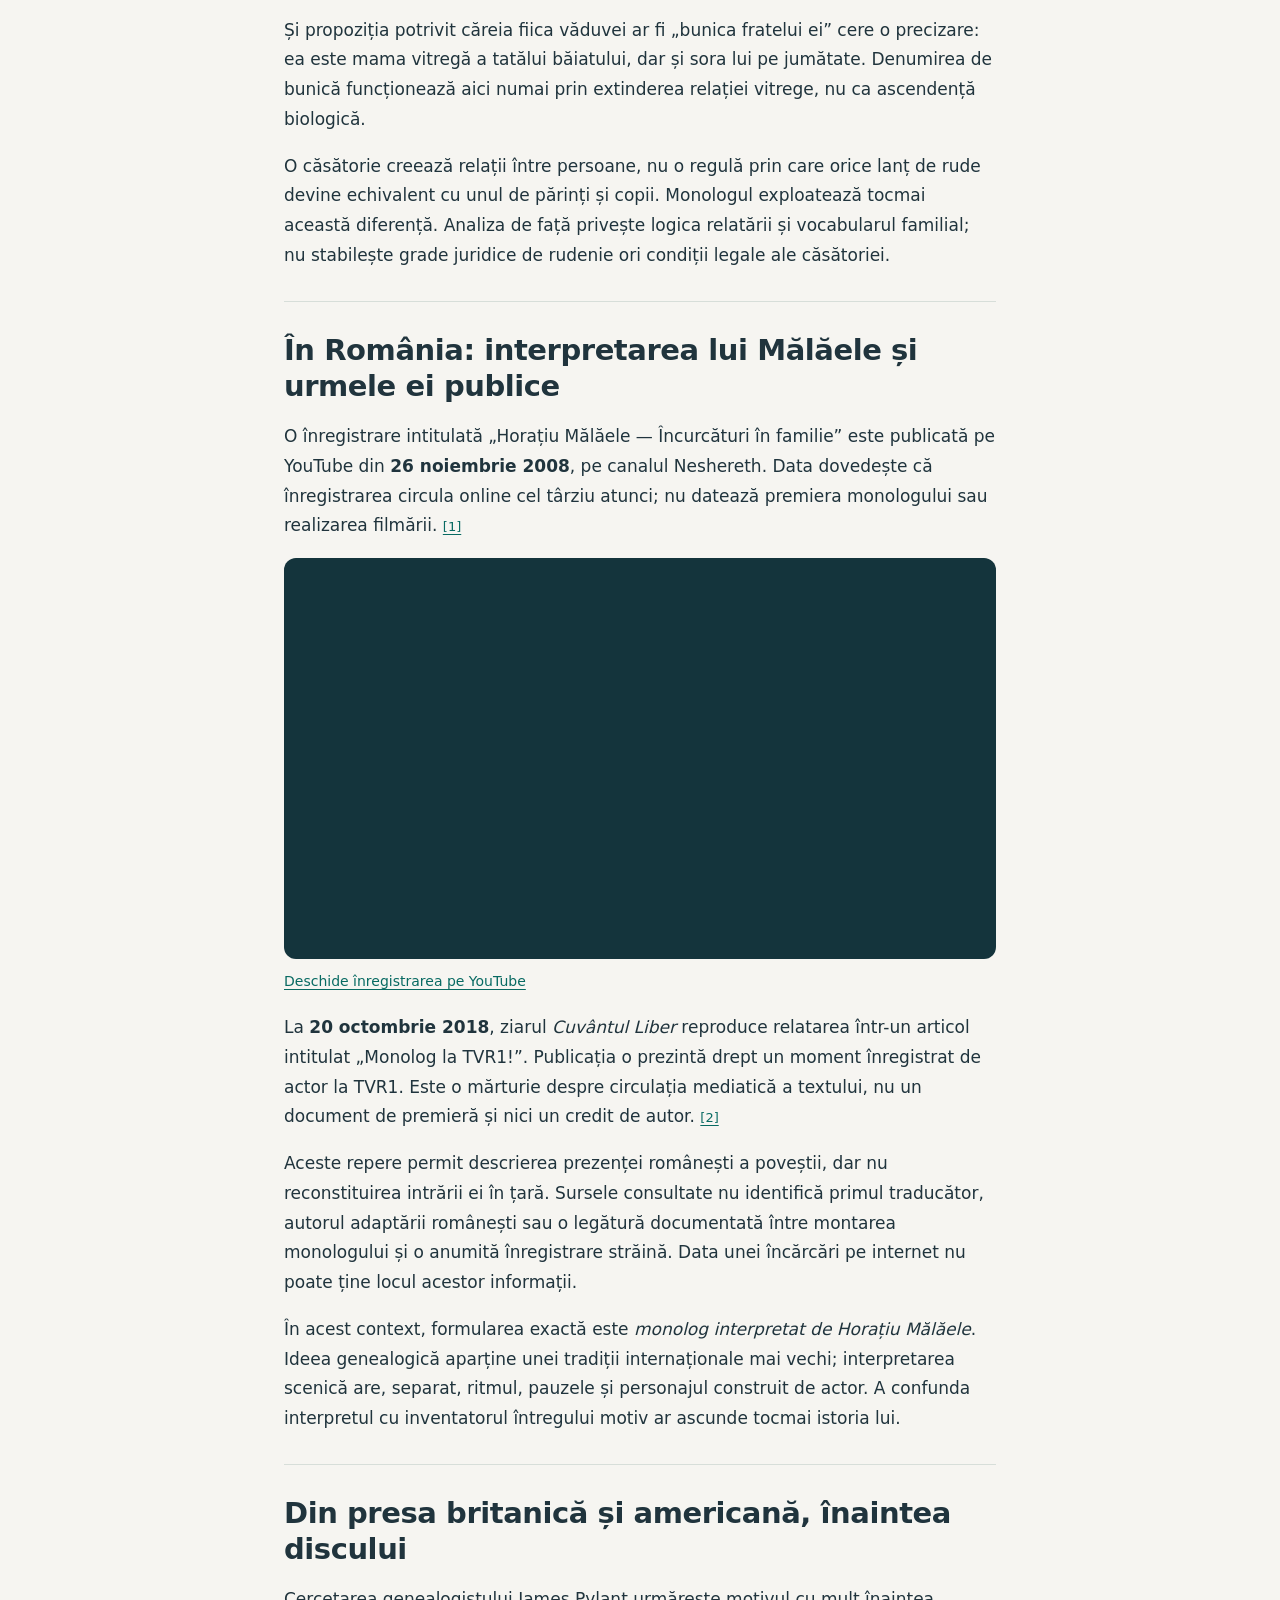
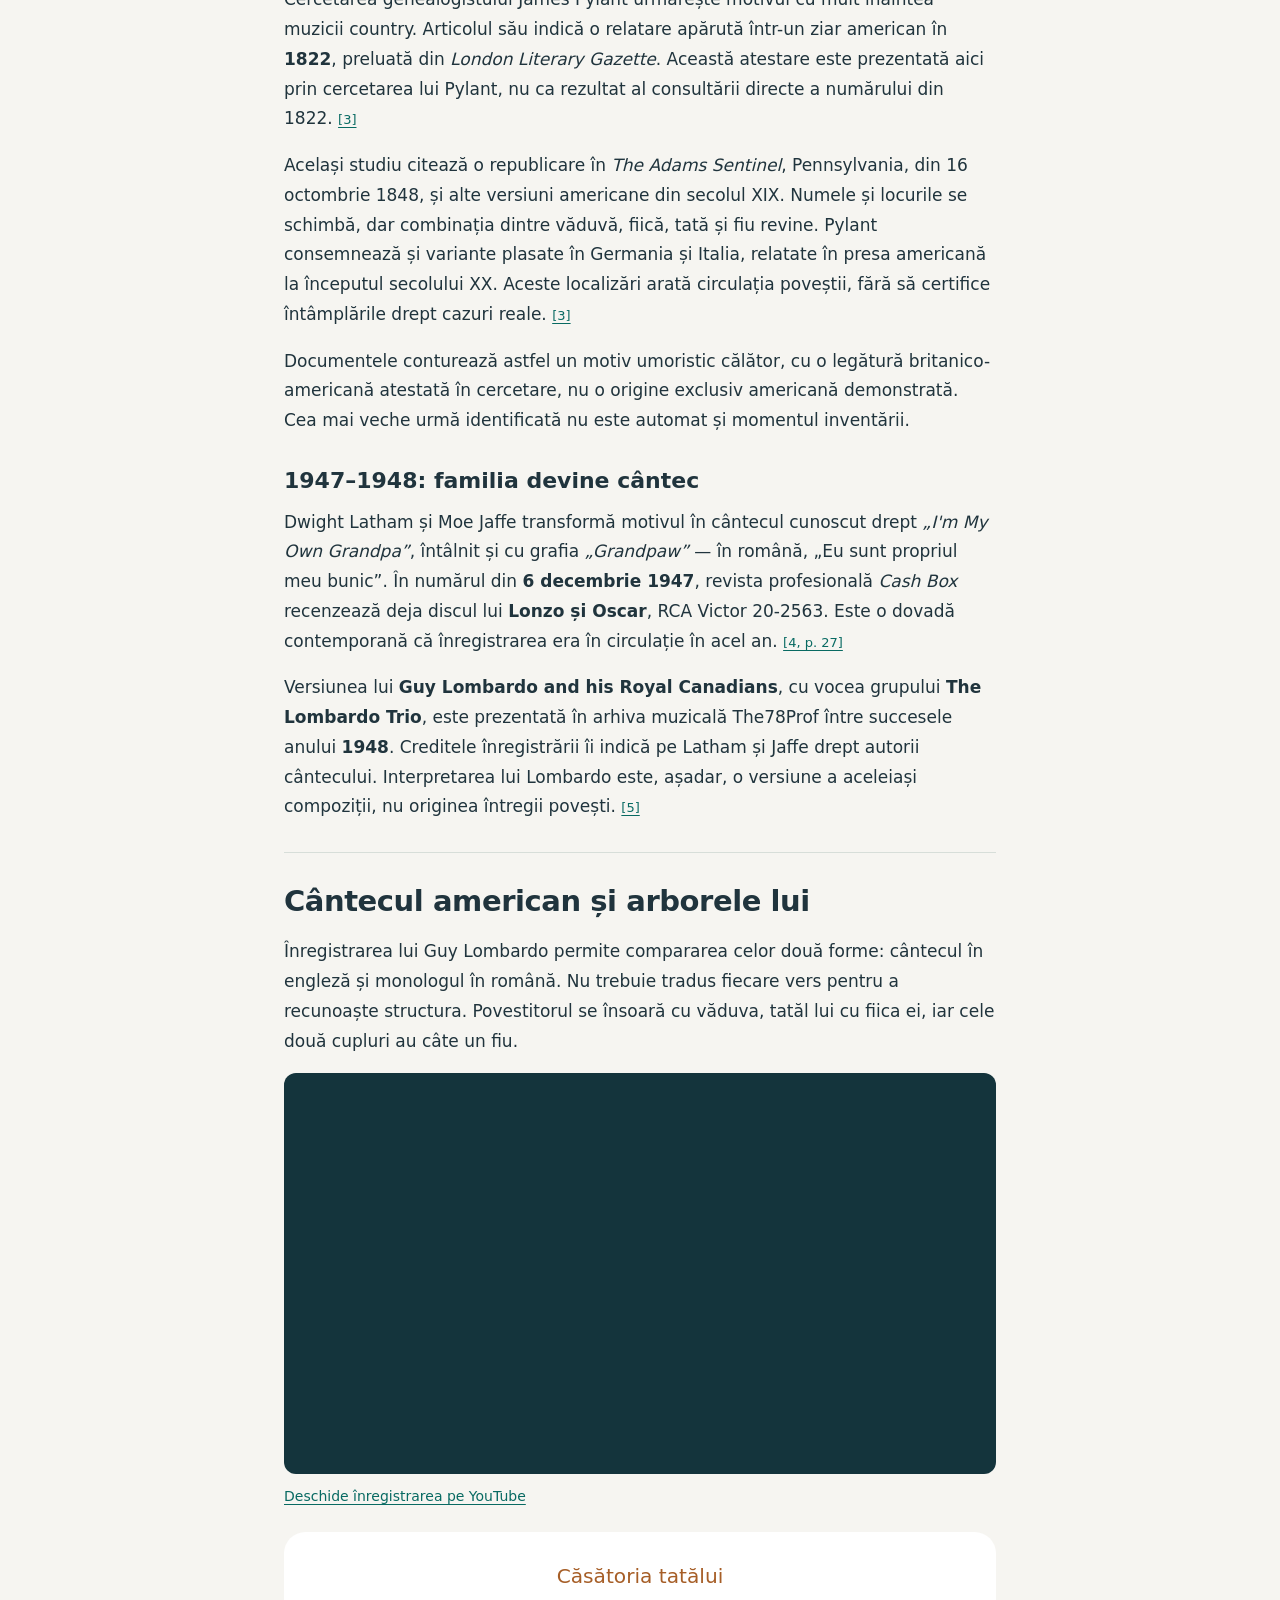
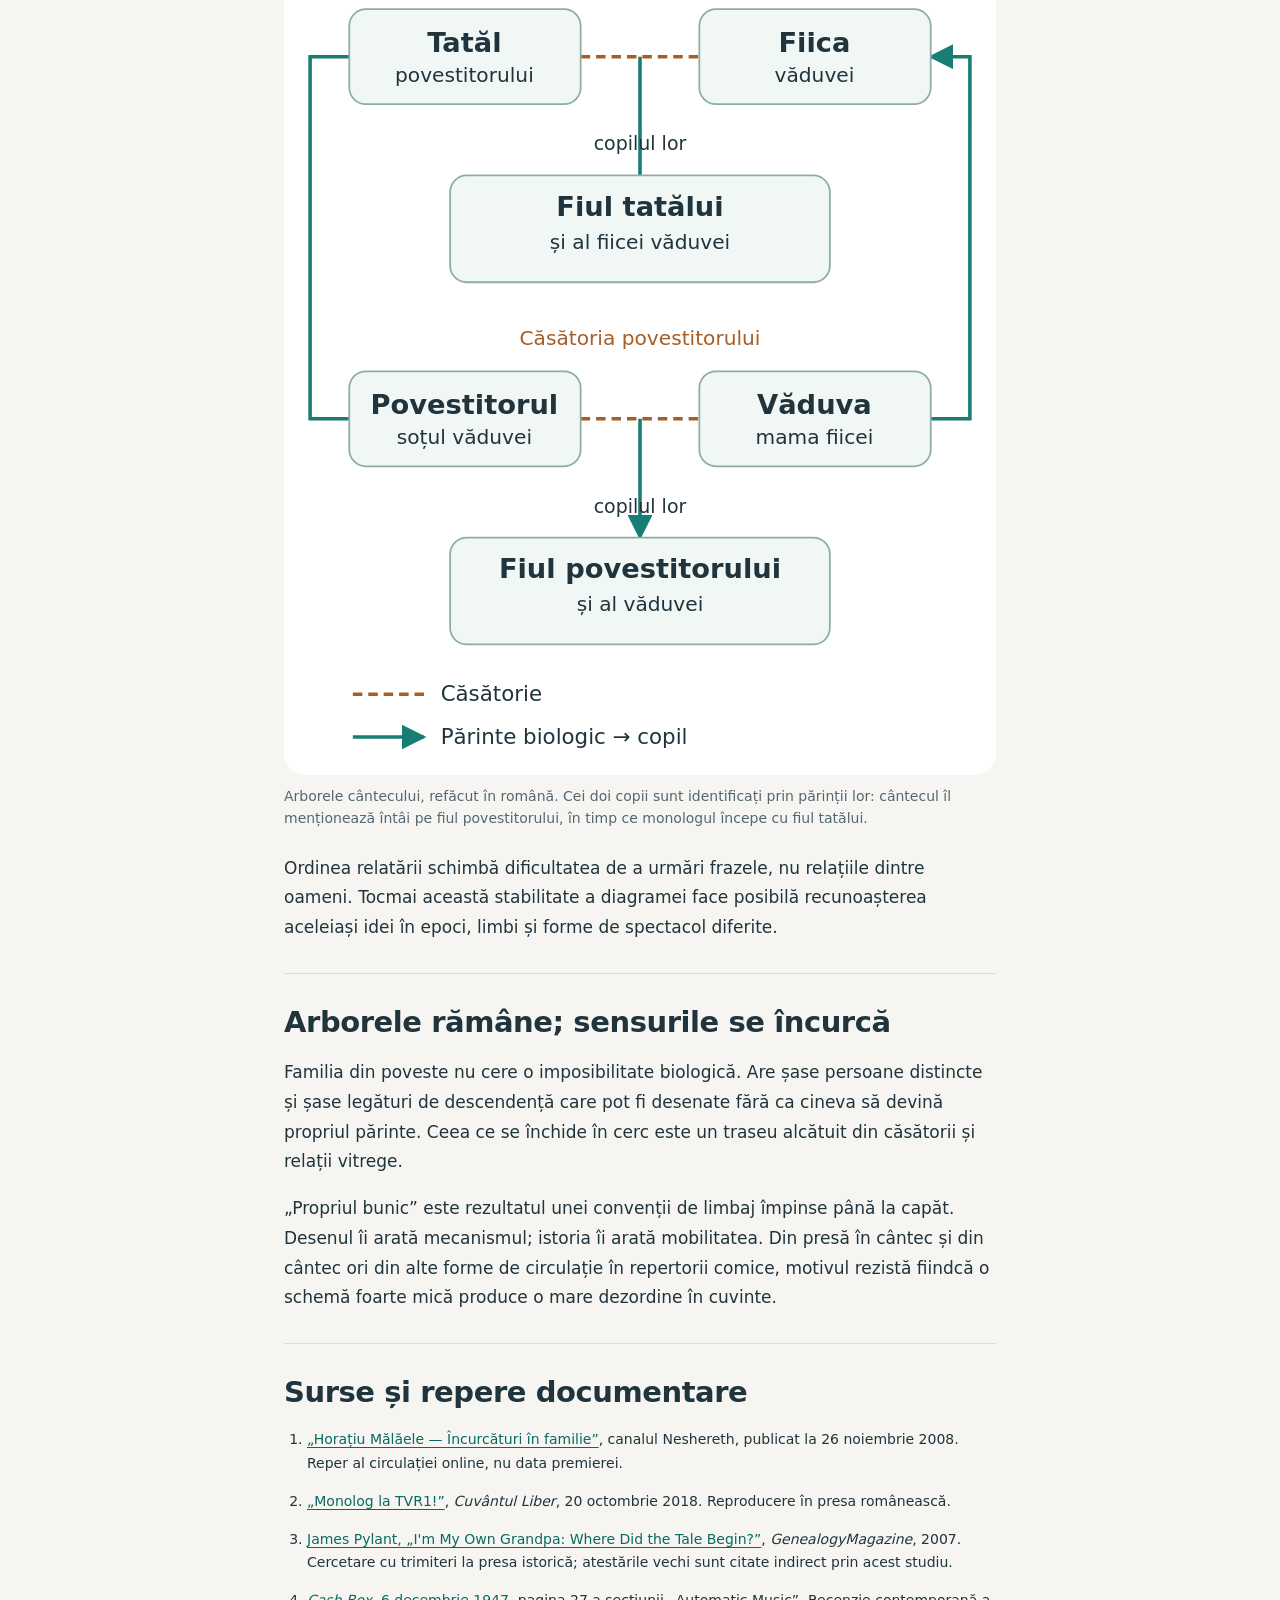
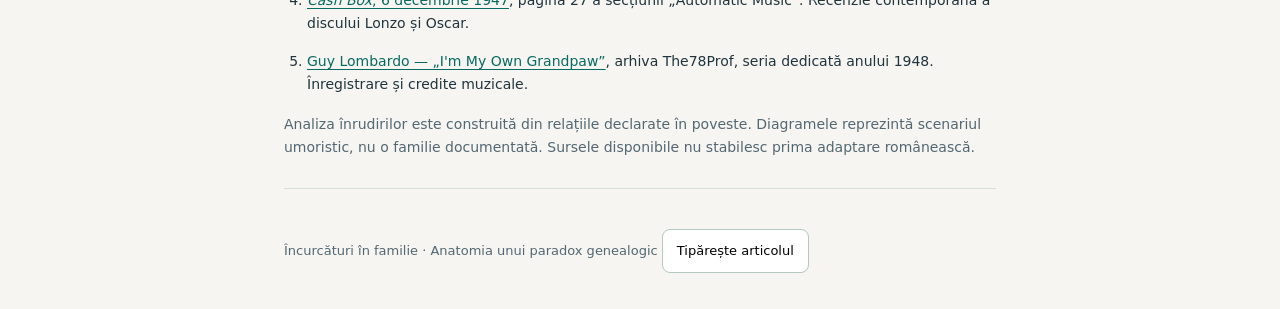
<file: incurcaturi-in-familie.html>
<!doctype html>
<html lang="ro"><head><meta charset="utf-8"><meta name="viewport" content="width=device-width,initial-scale=1"><meta name="description" content="Arborele genealogic din Încurcături în familie: analiza logică a monologului interpretat de Horațiu Mălăele și istoria internațională a poveștii despre propriul bunic."><title>Încurcături în familie: arborele, logica și istoria propriului bunic</title><link rel="stylesheet" href="assets/css/family-article.css?v=first-screen-8"></head>
<body><header class="article-header"><div><p class="eyebrow">UMOR · GENEALOGIE · ISTORIE CULTURALĂ</p><h1>Familia în care ajungi propriul bunic</h1><p class="subtitle">Arborele și logica din „Încurcături în familie”, monologul interpretat de Horațiu Mălăele, pe urmele unei povești mai vechi decât cântecul american care a făcut-o celebră.</p></div></header>
<main><article>
<details class="article-toc"><summary>Cuprinsul articolului</summary><nav aria-label="Cuprins"><a href="#vizualizator">Rotește graful 3D</a><a href="#povestea">Povestea</a><a href="#arbore">Arborele genealogic</a><a href="#logica">Logica înrudirilor</a><a href="#romania">Circulația în România</a><a href="#istorie">Istoria internațională</a><a href="#varianta-engleza">Cântecul și arborele lui</a><a href="#surse">Surse</a></nav></details>
<section id="vizualizator"><h2>Rotește graful 3D</h2><p>Trage stânga–dreapta pentru rotire. Atinge o linie pentru explicație.</p>
<iframe src="family-relations-standalone.html?v=angle-35" title="Vizualizatorul original al legăturilor familiei" loading="eager" style="display:block;width:100%;height:min(850px,calc(100svh - 24px));border:1px solid #c9d9d2;border-radius:14px;background:white"></iframe>
<p class="media-link"><a href="family-relations-standalone.html?v=angle-35" target="_blank" rel="noopener">Deschide graficul interactiv separat</a></p>
</section><section id="povestea"><p class="lead">Un bărbat se căsătorește cu o văduvă. Tatăl lui se căsătorește cu fiica acesteia. Două nunți, patru adulți și, ceva mai târziu, doi copii: atât îi trebuie unei familii pentru a deveni aproape imposibil de descris dintr-o singură suflare.</p>
<p>În interpretarea lui Horațiu Mălăele, relatarea înaintează ca o demonstrație care a scăpat de sub control. Fiecare nouă căsătorie schimbă numele unei relații deja cunoscute. Tatăl devine ginere, fiica vitregă devine mamă vitregă, iar fratele poate fi numit și nepot. Ascultătorul încearcă să țină pasul, în timp ce povestitorul pare tot mai convins că arborele familiei l-a luat prizonier.</p>
<p>Desenată, familia este mult mai simplă decât frazele care o descriu. Dificultatea apare când rudenia biologică, relațiile vitrege și cele prin căsătorie sunt tratate ca și cum ar fi același lucru. De aici pornește analiza: ce legături există efectiv, ce denumiri pot fi folosite într-un sens larg și unde demonstrația schimbă sensul cuvintelor.</p></section>
<section id="arbore"><h2>Șase persoane, două căsătorii</h2><p>Punctul de plecare este o singură generație de părinți și copii: tatăl are un fiu, povestitorul; văduva are o fiică. Povestitorul se căsătorește cu văduva, iar tatăl lui cu fiica ei. Fiecare dintre cele două cupluri are apoi câte un băiat.</p>
<figure style="margin:16px 0"><img alt="Arbore genealogic complet: două cupluri, doi copii și legăturile biologice dintre cupluri" src="[data-uri]" style="display:block;width:100%;max-width:420px;height:auto;margin:auto;border-radius:14px"/><figcaption style="font-size:14px;text-align:center;margin-top:8px">Toate cele șase persoane într-o singură diagramă. Săgețile verzi indică părintele biologic către copil.</figcaption></figure>
<p>În diagrama de mai sus, săgețile verzi indică descendența biologică, iar liniile întrerupte unesc soții. „Primul băiat” și „al doilea băiat” urmează ordinea în care sunt prezentați în monologul românesc, nu o cronologie verificată a nașterilor.</p>
<details class="diagram-details"><summary>Cele două cupluri și traseul paradoxului, pas cu pas</summary><div class="family"><h3>Căsătoria povestitorului</h3><div class="couple"><div class="node">Povestitorul</div><div class="marriage">căsătoriți</div><div class="node">Văduva</div></div><div class="arrow">↓ copilul lor biologic</div><div class="node child">Al doilea băiat<br/><small>Fiul povestitorului și al văduvei</small></div></div>
<div class="family"><h3>Căsătoria tatălui</h3><div class="couple"><div class="node">Tatăl povestitorului</div><div class="marriage">căsătoriți</div><div class="node">Fiica văduvei</div></div><div class="arrow">↓ copilul lor biologic</div><div class="node child">Primul băiat<br/><small>Fiul tatălui și al fiicei văduvei</small></div></div>
<h3>Legăturile dintre cele două cupluri</h3><div class="family"><div class="node">Tatăl povestitorului</div><div class="arrow">↓ tată biologic al</div><div class="node">Povestitorul</div></div><div class="family"><div class="node">Văduva</div><div class="arrow">↓ mamă biologică a</div><div class="node">Fiica văduvei</div></div>
<h3>Ordinea evenimentelor</h3><ol><li>Povestitorul se căsătorește cu văduva și devine tatăl vitreg al fiicei ei.</li><li>Tatăl povestitorului se căsătorește cu fiica văduvei, care devine mama vitregă a povestitorului.</li><li>Tatăl povestitorului și fiica văduvei au primul băiat.</li><li>Povestitorul și văduva au al doilea băiat.</li></ol>
<h3>Paradoxul bunicului</h3><div class="chain"><div class="node">Povestitorul</div><div class="arrow">↓ mama sa vitregă</div><div class="node">Fiica văduvei</div><div class="arrow">↓ mama ei biologică</div><div class="node">Văduva</div><div class="arrow">↓ soțul ei</div><div class="node">Același povestitor</div><div class="arrow">Ciclul se închide prin căsătorie</div></div><p>Fiica văduvei este mama vitregă a povestitorului. Văduva este mama acestei fiice și, în același timp, soția povestitorului. În sens larg, văduva devine bunica lui prin alianță, iar povestitorul, fiind soțul ei, devine propriul bunic prin alianță. Nu este o rudenie biologică.</p></details></section>

<section id="logica"><h2>O familie posibilă, o demonstrație înșelătoare</h2><p>Primul pas este să păstrăm tipul fiecărei legături. Tatăl biologic rămâne tată biologic și după ce se căsătorește cu fiica vitregă a fiului său. Noua căsătorie îi adaugă un rol; nu îi anulează rolul anterior. Tot așa, o femeie poate fi mama vitregă a unui bărbat fără să devină mama lui biologică.</p>
<h3>Înrudirile care se leagă</h3><div class="relation-cards">
<div class="check"><h4>Văduva este soacra tatălui</h4><p>Tatăl s-a căsătorit cu fiica ei. Aceasta este o relație directă prin căsătorie, fără niciun artificiu suplimentar.</p></div>
<div class="check"><h4>Fiica văduvei este mamă și fiică vitregă</h4><p>Este fiica vitregă a povestitorului fiindcă el s-a căsătorit cu mama ei. Este și mama lui vitregă fiindcă ea s-a căsătorit cu tatăl lui.</p></div>
<div class="check"><h4>Fiul tatălui este fratele povestitorului</h4><p>Cei doi au același tată și mame diferite: sunt frați pe jumătate. În același timp, băiatul este copilul fiicei vitrege a povestitorului, ceea ce permite denumirea familială, extinsă, de nepot vitreg.</p></div>
<div class="check"><h4>Fiul povestitorului este cumnatul tatălui</h4><p>Băiatul și fiica văduvei au aceeași mamă. El este fratele pe jumătate al soției tatălui și, în acest sens, cumnatul acestuia.</p></div></div>
<p>Expresia „bunicul fratelui meu” comprimă două trasee diferite. Pe traseul biologic, povestitorul este fratele băiatului. Pe traseul familiei vitrege, este soțul bunicii biologice a băiatului și tatăl vitreg al mamei acestuia. Efectul comic vine din păstrarea cuvântului „bunic” și eliminarea explicației care îl făcea inteligibil.</p>
<h3>Cercul care produce „propriul bunic”</h3><p>Fiica văduvei este mama vitregă a povestitorului. Mama acestei femei este văduva, deci văduva poate fi descrisă, într-un sens familial larg, drept bunica lui prin relația vitregă. Dar văduva este și soția lui. Dacă soțul unei asemenea „bunici” este numit automat „bunic”, povestitorul ajunge să-și atribuie lui însuși acest rol.</p>
<p>De fapt, cele două căsătorii sunt suficiente pentru a construi acest circuit. Copiii adaugă alte înrudiri și fac relatarea mai greu de urmărit, însă nu sunt necesari pentru apariția lui. Traseul este: <strong>povestitor → mamă vitregă → mama ei → soțul acesteia → același povestitor</strong>.</p>
<aside class="callout"><strong>Descendența nu se întoarce în timp.</strong><p>Nicio săgeată biologică nu îl face pe povestitor strămoșul său. Cercul apare numai când sunt combinate relații de tipuri diferite și când rezultatul este numit, fără precizări, „bunic”.</p></aside>
<h3>Salturile pe care arborele nu le justifică</h3><p>A fi căsătorit cu mama soției propriului tată te face socrul vitreg al tatălui, nu tatăl lui vitreg. Similar, un ginere nu devine fiu biologic, iar o mamă vitregă nu devine mamă biologică. De aceea, afirmațiile finale despre identitatea dintre tată și fiu nu rezultă din diagramă.</p>
<p>Și propoziția potrivit căreia fiica văduvei ar fi „bunica fratelui ei” cere o precizare: ea este mama vitregă a tatălui băiatului, dar și sora lui pe jumătate. Denumirea de bunică funcționează aici numai prin extinderea relației vitrege, nu ca ascendență biologică.</p>
<p>O căsătorie creează relații între persoane, nu o regulă prin care orice lanț de rude devine echivalent cu unul de părinți și copii. Monologul exploatează tocmai această diferență. Analiza de față privește logica relatării și vocabularul familial; nu stabilește grade juridice de rudenie ori condiții legale ale căsătoriei.</p></section>
<section id="romania"><h2>În România: interpretarea lui Mălăele și urmele ei publice</h2><p>O înregistrare intitulată „Horațiu Mălăele — Încurcături în familie” este publicată pe YouTube din <strong>26 noiembrie 2008</strong>, pe canalul Neshereth. Data dovedește că înregistrarea circula online cel târziu atunci; nu datează premiera monologului sau realizarea filmării. <a class="source" href="https://www.youtube.com/watch?v=3CtPkr2WHFQ" target="_blank" rel="noopener">[1]</a></p>
<div class="player"><iframe src="https://www.youtube.com/embed/3CtPkr2WHFQ" title="Horațiu Mălăele — Încurcături în familie" loading="lazy" referrerpolicy="strict-origin-when-cross-origin" allow="accelerometer; autoplay; clipboard-write; encrypted-media; gyroscope; picture-in-picture; web-share" allowfullscreen></iframe></div><p class="media-link"><a href="https://www.youtube.com/watch?v=3CtPkr2WHFQ" target="_blank" rel="noopener noreferrer">Deschide înregistrarea pe YouTube</a></p>
<p>La <strong>20 octombrie 2018</strong>, ziarul <em>Cuvântul Liber</em> reproduce relatarea într-un articol intitulat „Monolog la TVR1!”. Publicația o prezintă drept un moment înregistrat de actor la TVR1. Este o mărturie despre circulația mediatică a textului, nu un document de premieră și nici un credit de autor. <a class="source" href="https://www.cuvantul-liber.ro/341259/monolog-la-tvr1/" target="_blank" rel="noopener">[2]</a></p>
<p>Aceste repere permit descrierea prezenței românești a poveștii, dar nu reconstituirea intrării ei în țară. Sursele consultate nu identifică primul traducător, autorul adaptării românești sau o legătură documentată între montarea monologului și o anumită înregistrare străină. Data unei încărcări pe internet nu poate ține locul acestor informații.</p>
<p>În acest context, formularea exactă este <em>monolog interpretat de Horațiu Mălăele</em>. Ideea genealogică aparține unei tradiții internaționale mai vechi; interpretarea scenică are, separat, ritmul, pauzele și personajul construit de actor. A confunda interpretul cu inventatorul întregului motiv ar ascunde tocmai istoria lui.</p></section>
<section id="istorie"><h2>Din presa britanică și americană, înaintea discului</h2><p>Cercetarea genealogistului James Pylant urmărește motivul cu mult înaintea muzicii country. Articolul său indică o relatare apărută într-un ziar american în <strong>1822</strong>, preluată din <em>London Literary Gazette</em>. Această atestare este prezentată aici prin cercetarea lui Pylant, nu ca rezultat al consultării directe a numărului din 1822. <a class="source" href="https://www.genealogymagazine.com/im-my-own-grandpa/" target="_blank" rel="noopener">[3]</a></p>
<p>Același studiu citează o republicare în <em>The Adams Sentinel</em>, Pennsylvania, din 16 octombrie 1848, și alte versiuni americane din secolul XIX. Numele și locurile se schimbă, dar combinația dintre văduvă, fiică, tată și fiu revine. Pylant consemnează și variante plasate în Germania și Italia, relatate în presa americană la începutul secolului XX. Aceste localizări arată circulația poveștii, fără să certifice întâmplările drept cazuri reale. <a class="source" href="https://www.genealogymagazine.com/im-my-own-grandpa/" target="_blank" rel="noopener">[3]</a></p>
<p>Documentele conturează astfel un motiv umoristic călător, cu o legătură britanico-americană atestată în cercetare, nu o origine exclusiv americană demonstrată. Cea mai veche urmă identificată nu este automat și momentul inventării.</p>
<h3>1947–1948: familia devine cântec</h3><p>Dwight Latham și Moe Jaffe transformă motivul în cântecul cunoscut drept <em>„I'm My Own Grandpa”</em>, întâlnit și cu grafia <em>„Grandpaw”</em> — în română, „Eu sunt propriul meu bunic”. În numărul din <strong>6 decembrie 1947</strong>, revista profesională <em>Cash Box</em> recenzează deja discul lui <strong>Lonzo și Oscar</strong>, RCA Victor 20-2563. Este o dovadă contemporană că înregistrarea era în circulație în acel an. <a class="source" href="https://www.worldradiohistory.com/Archive-All-Music/Cash-Box/40s/47/CB-1947-12-06.pdf" target="_blank" rel="noopener">[4, p. 27]</a></p>
<p>Versiunea lui <strong>Guy Lombardo and his Royal Canadians</strong>, cu vocea grupului <strong>The Lombardo Trio</strong>, este prezentată în arhiva muzicală The78Prof între succesele anului <strong>1948</strong>. Creditele înregistrării îi indică pe Latham și Jaffe drept autorii cântecului. Interpretarea lui Lombardo este, așadar, o versiune a aceleiași compoziții, nu originea întregii povești. <a class="source" href="https://www.youtube.com/watch?v=FE-V8CP52I0" target="_blank" rel="noopener">[5]</a></p></section>
<section id="varianta-engleza"><h2>Cântecul american și arborele lui</h2><p>Înregistrarea lui Guy Lombardo permite compararea celor două forme: cântecul în engleză și monologul în română. Nu trebuie tradus fiecare vers pentru a recunoaște structura. Povestitorul se însoară cu văduva, tatăl lui cu fiica ei, iar cele două cupluri au câte un fiu.</p>
<div class="player"><iframe src="https://www.youtube.com/embed/FE-V8CP52I0" title="Eu sunt propriul meu bunic — Guy Lombardo, versiunea în engleză din 1948" loading="lazy" referrerpolicy="strict-origin-when-cross-origin" allow="accelerometer; autoplay; clipboard-write; encrypted-media; gyroscope; picture-in-picture; web-share" allowfullscreen></iframe></div><p class="media-link"><a href="https://www.youtube.com/watch?v=FE-V8CP52I0" target="_blank" rel="noopener noreferrer">Deschide înregistrarea pe YouTube</a></p>
<figure><img src="assets/english-family-tree.svg" alt="Arborele cântecului american, cu toate denumirile explicate în română" width="600" height="710"><figcaption>Arborele cântecului, refăcut în română. Cei doi copii sunt identificați prin părinții lor: cântecul îl menționează întâi pe fiul povestitorului, în timp ce monologul începe cu fiul tatălui.</figcaption></figure>
<p>Ordinea relatării schimbă dificultatea de a urmări frazele, nu relațiile dintre oameni. Tocmai această stabilitate a diagramei face posibilă recunoașterea aceleiași idei în epoci, limbi și forme de spectacol diferite.</p></section>
<section id="verdict"><h2>Arborele rămâne; sensurile se încurcă</h2><p>Familia din poveste nu cere o imposibilitate biologică. Are șase persoane distincte și șase legături de descendență care pot fi desenate fără ca cineva să devină propriul părinte. Ceea ce se închide în cerc este un traseu alcătuit din căsătorii și relații vitrege.</p><p>„Propriul bunic” este rezultatul unei convenții de limbaj împinse până la capăt. Desenul îi arată mecanismul; istoria îi arată mobilitatea. Din presă în cântec și din cântec ori din alte forme de circulație în repertorii comice, motivul rezistă fiindcă o schemă foarte mică produce o mare dezordine în cuvinte.</p></section>
<section id="surse" class="sources"><h2>Surse și repere documentare</h2><ol><li><a href="https://www.youtube.com/watch?v=3CtPkr2WHFQ" target="_blank" rel="noopener">„Horațiu Mălăele — Încurcături în familie”</a>, canalul Neshereth, publicat la 26 noiembrie 2008. Reper al circulației online, nu data premierei.</li><li><a href="https://www.cuvantul-liber.ro/341259/monolog-la-tvr1/" target="_blank" rel="noopener">„Monolog la TVR1!”</a>, <em>Cuvântul Liber</em>, 20 octombrie 2018. Reproducere în presa românească.</li><li><a href="https://www.genealogymagazine.com/im-my-own-grandpa/" target="_blank" rel="noopener">James Pylant, „I'm My Own Grandpa: Where Did the Tale Begin?”</a>, <em>GenealogyMagazine</em>, 2007. Cercetare cu trimiteri la presa istorică; atestările vechi sunt citate indirect prin acest studiu.</li><li><a href="https://www.worldradiohistory.com/Archive-All-Music/Cash-Box/40s/47/CB-1947-12-06.pdf" target="_blank" rel="noopener"><em>Cash Box</em>, 6 decembrie 1947</a>, pagina 27 a secțiunii „Automatic Music”. Recenzie contemporană a discului Lonzo și Oscar.</li><li><a href="https://www.youtube.com/watch?v=FE-V8CP52I0" target="_blank" rel="noopener">Guy Lombardo — „I'm My Own Grandpaw”</a>, arhiva The78Prof, seria dedicată anului 1948. Înregistrare și credite muzicale.</li></ol><p class="caption">Analiza înrudirilor este construită din relațiile declarate în poveste. Diagramele reprezintă scenariul umoristic, nu o familie documentată. Sursele disponibile nu stabilesc prima adaptare românească.</p></section>
</article><footer>Încurcături în familie · Anatomia unui paradox genealogic <button type="button" onclick="window.print()">Tipărește articolul</button></footer></main></body></html>
</file>
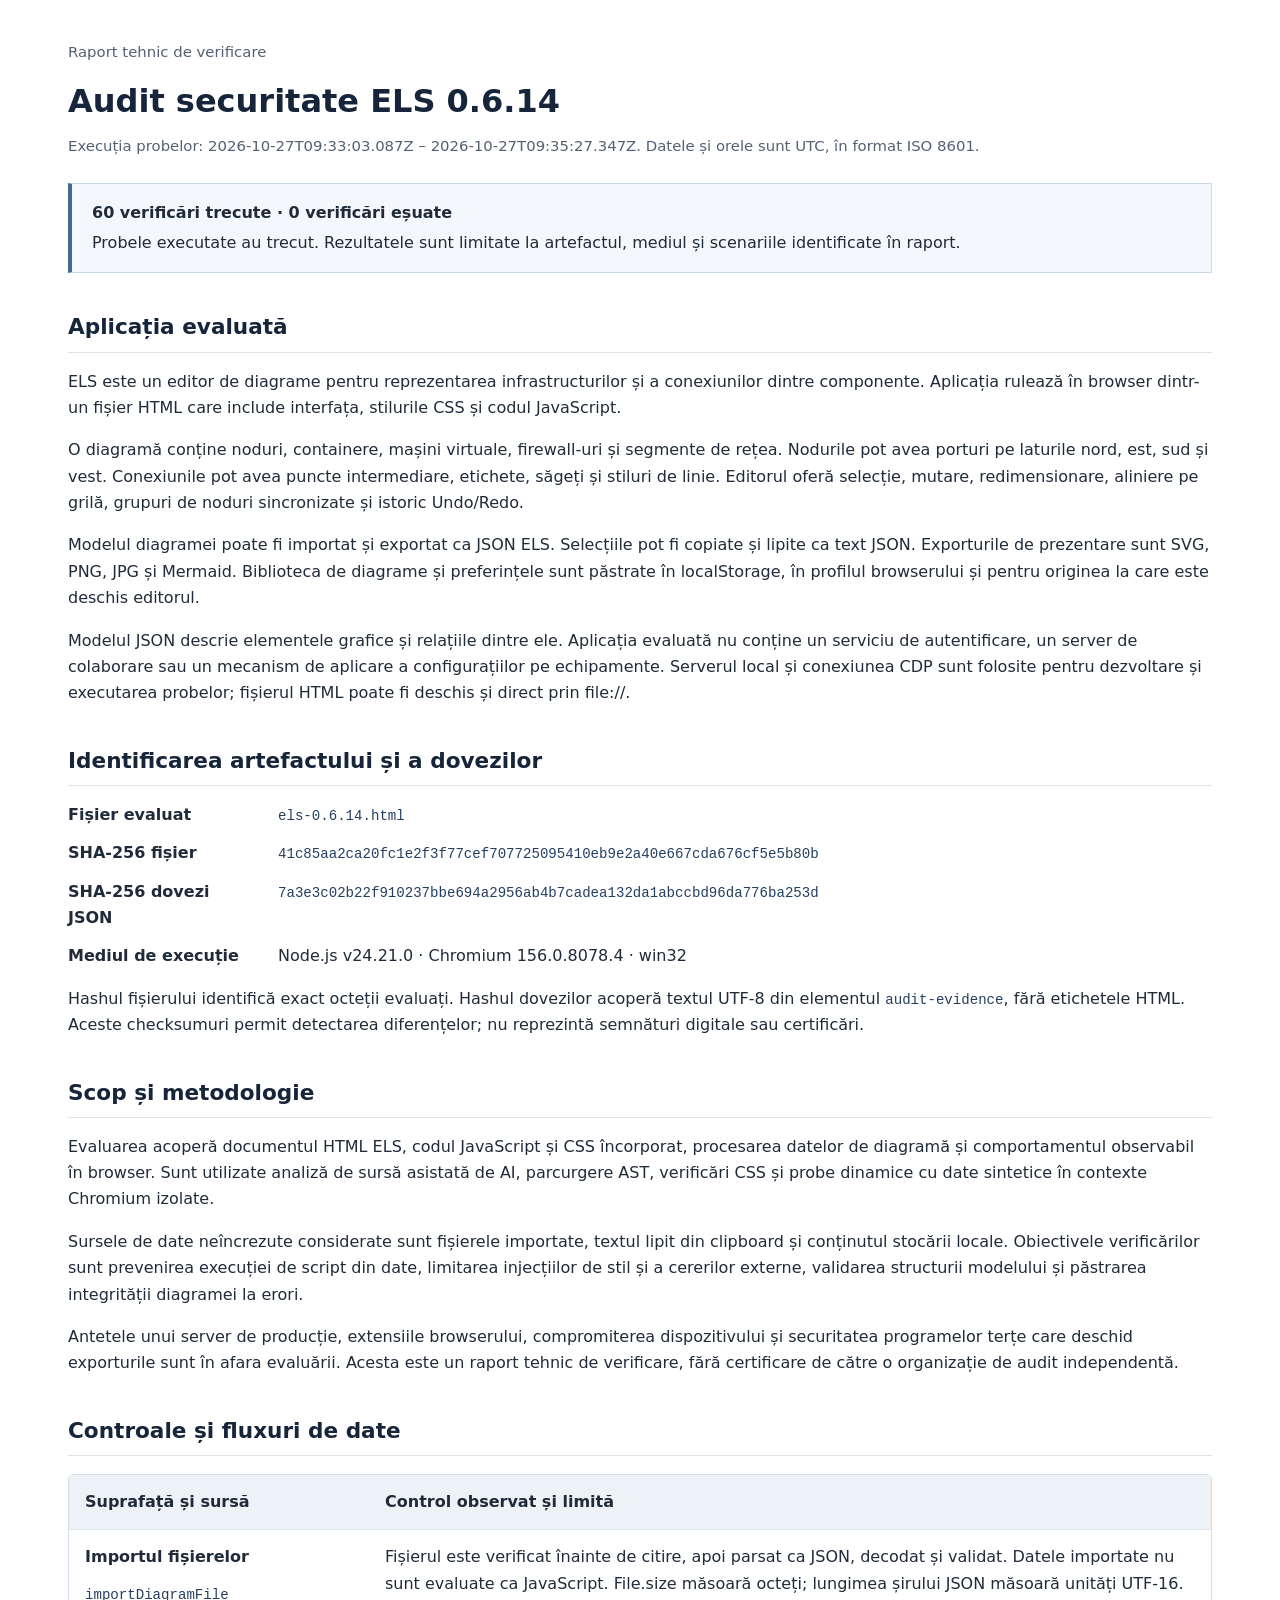
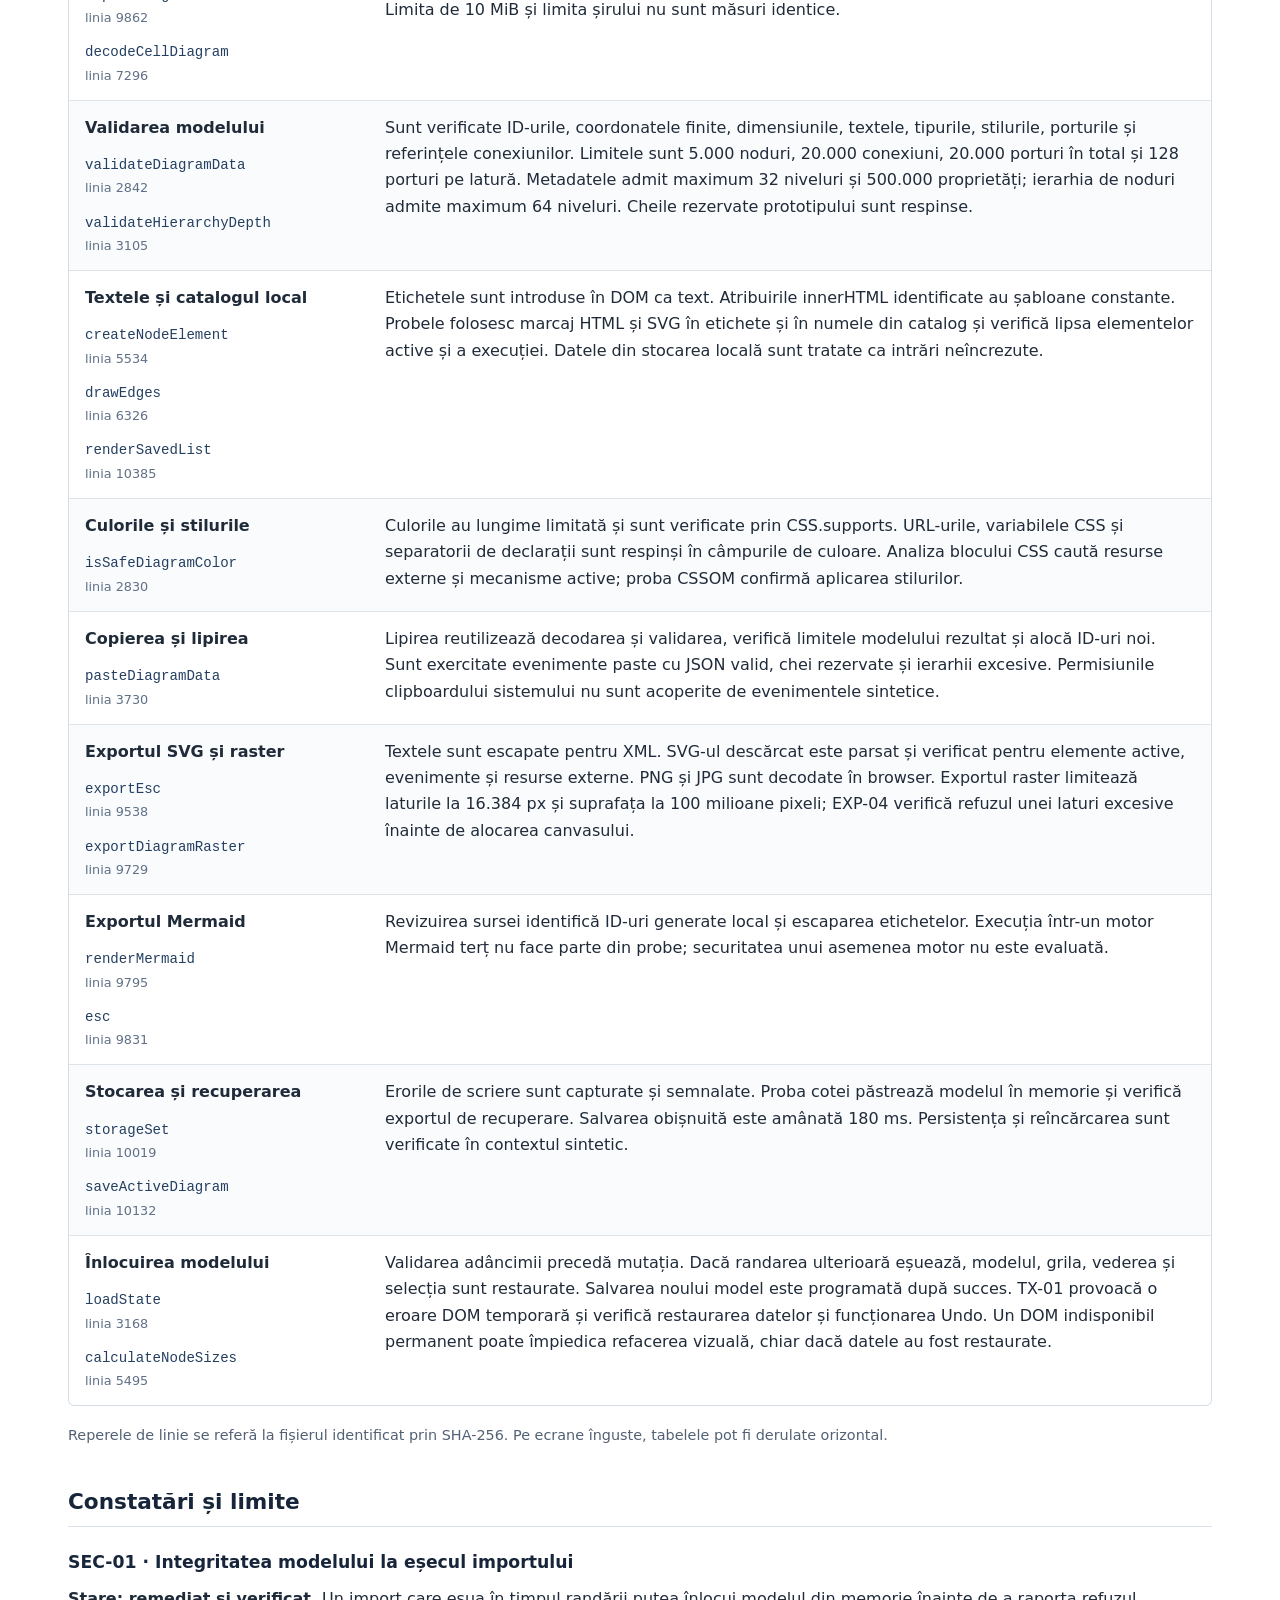
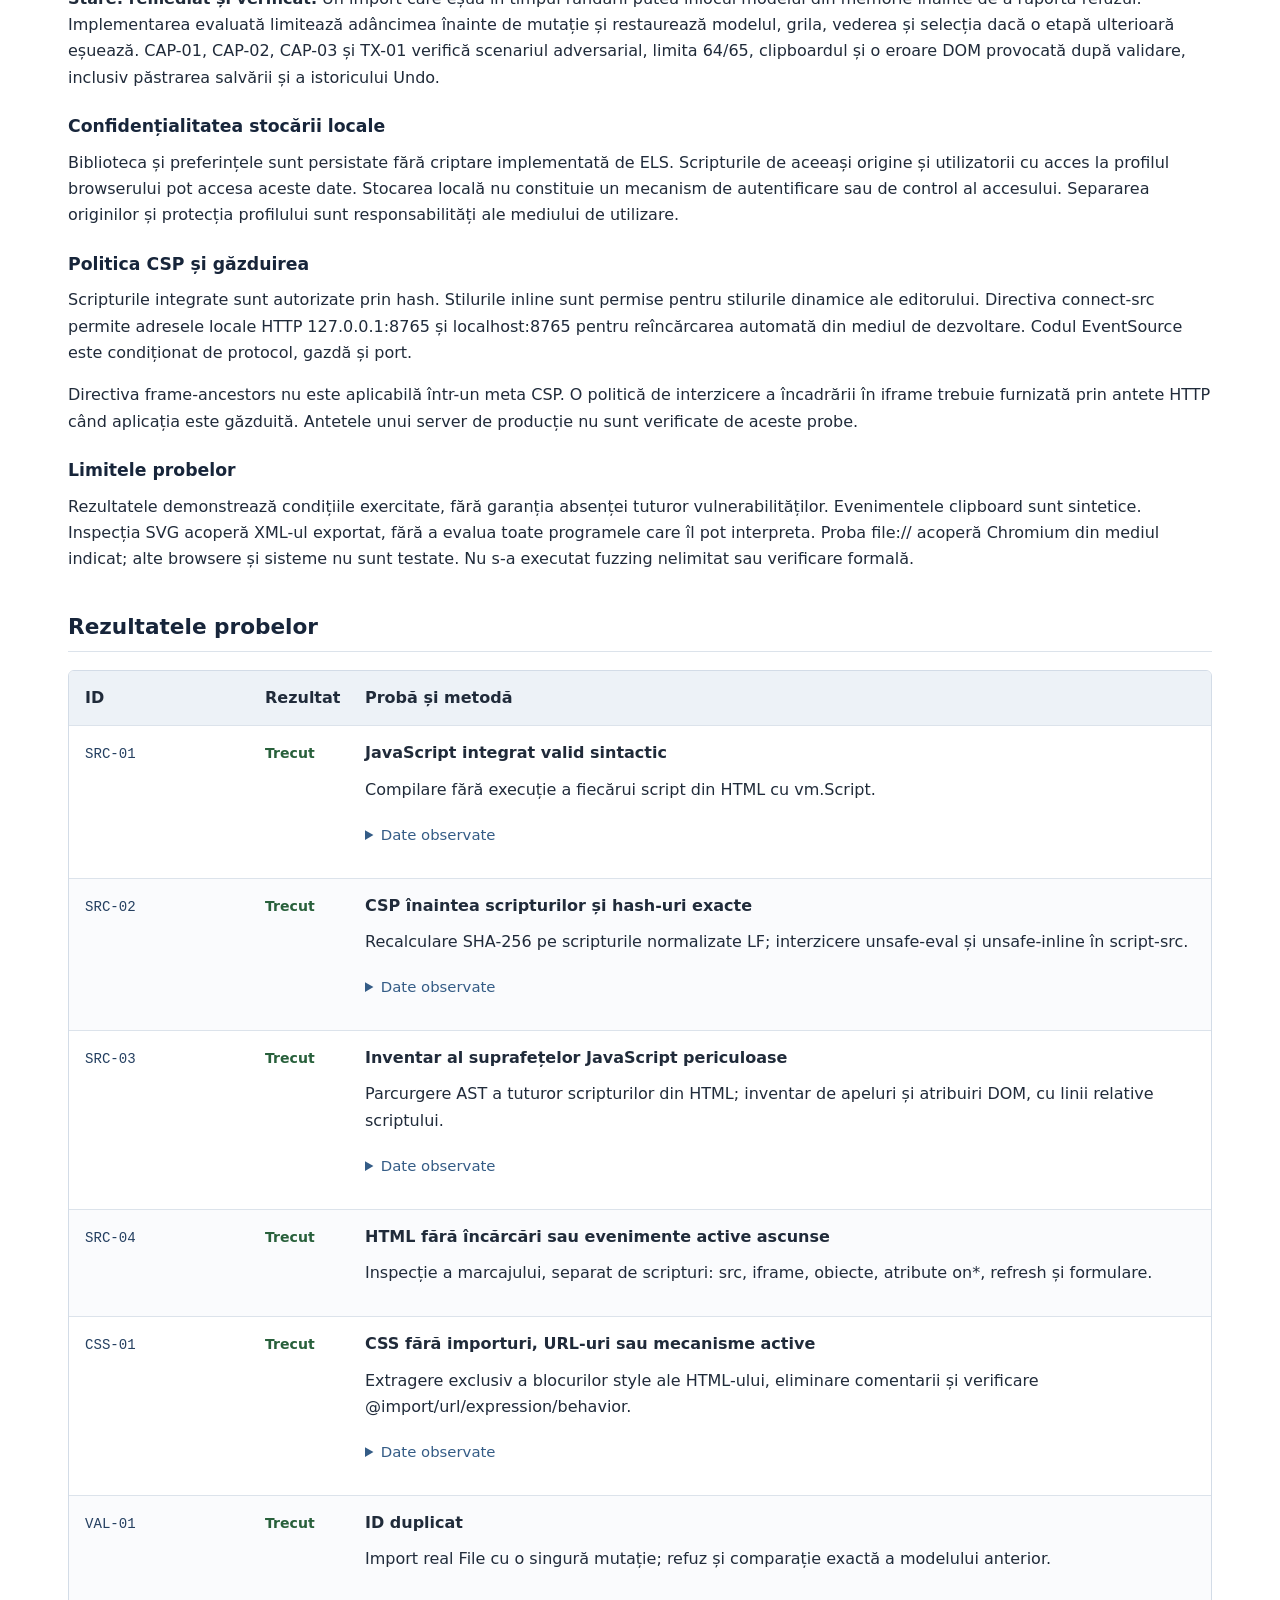
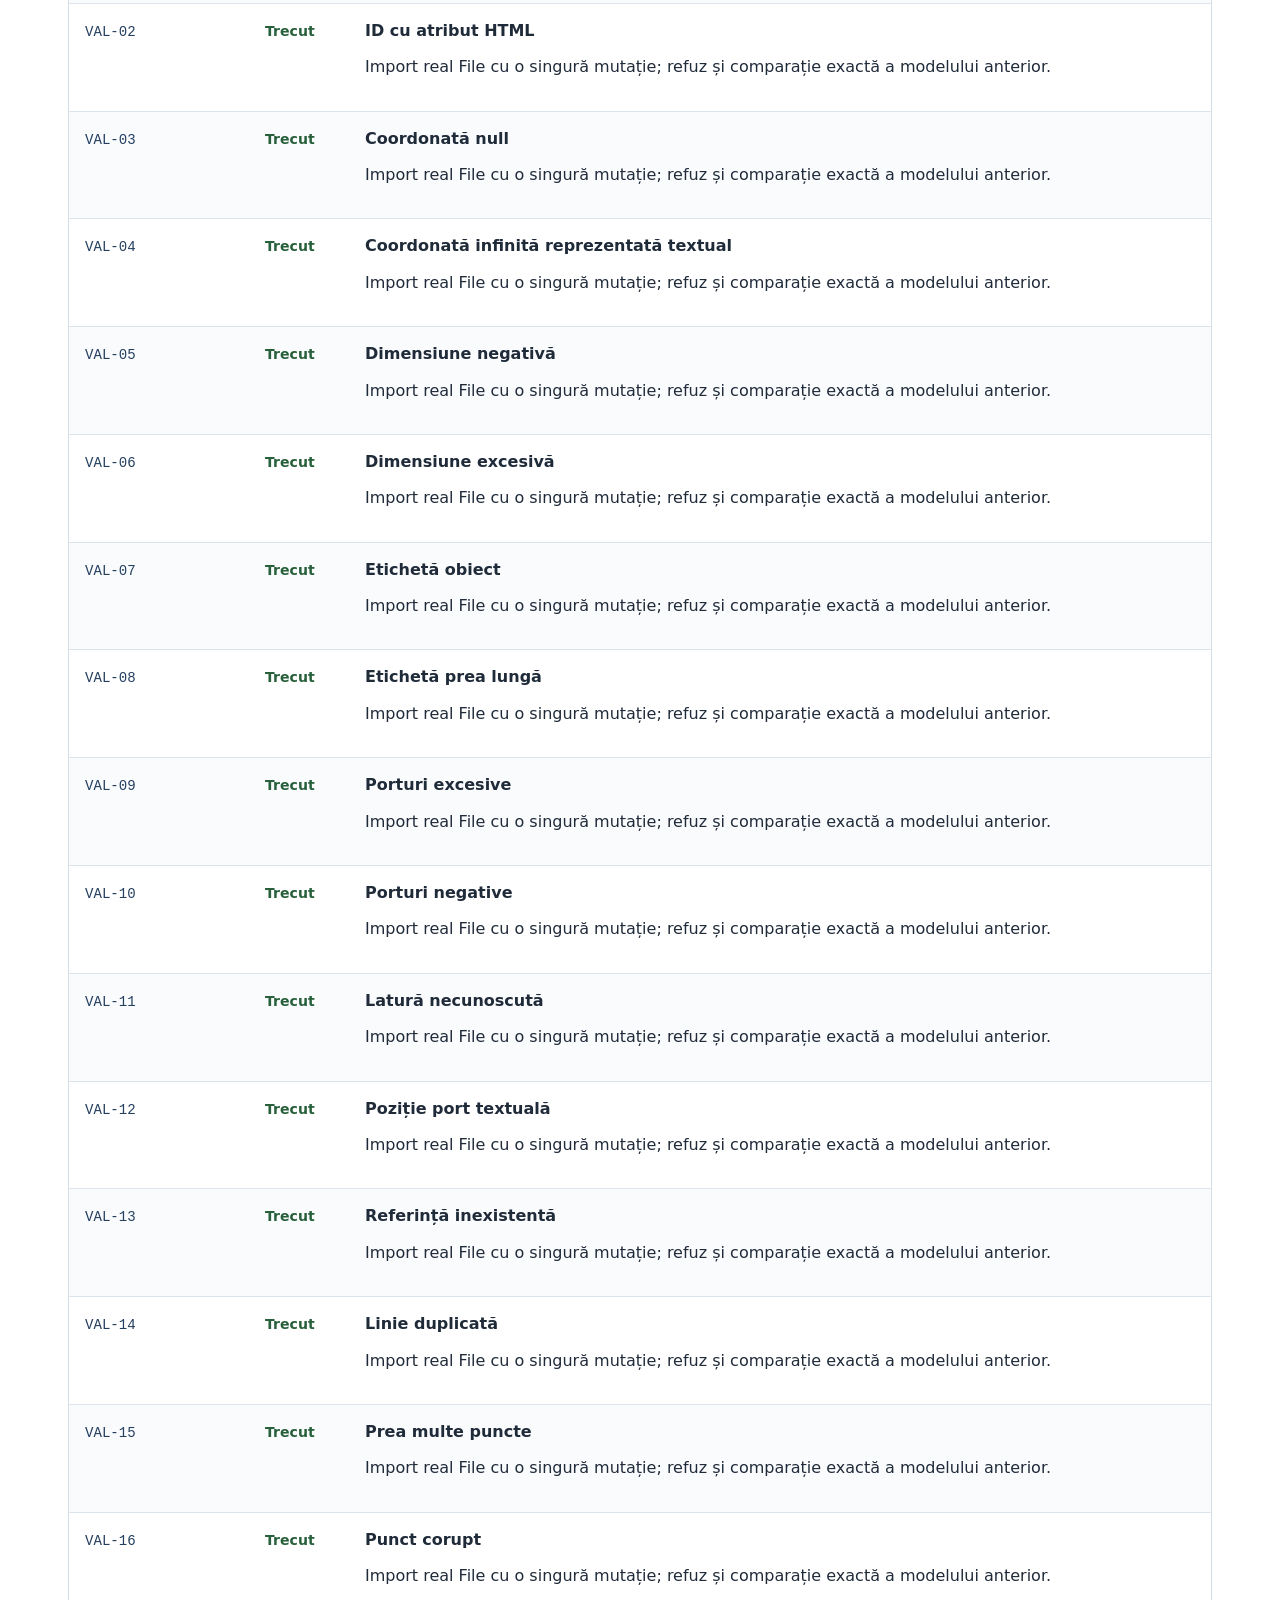
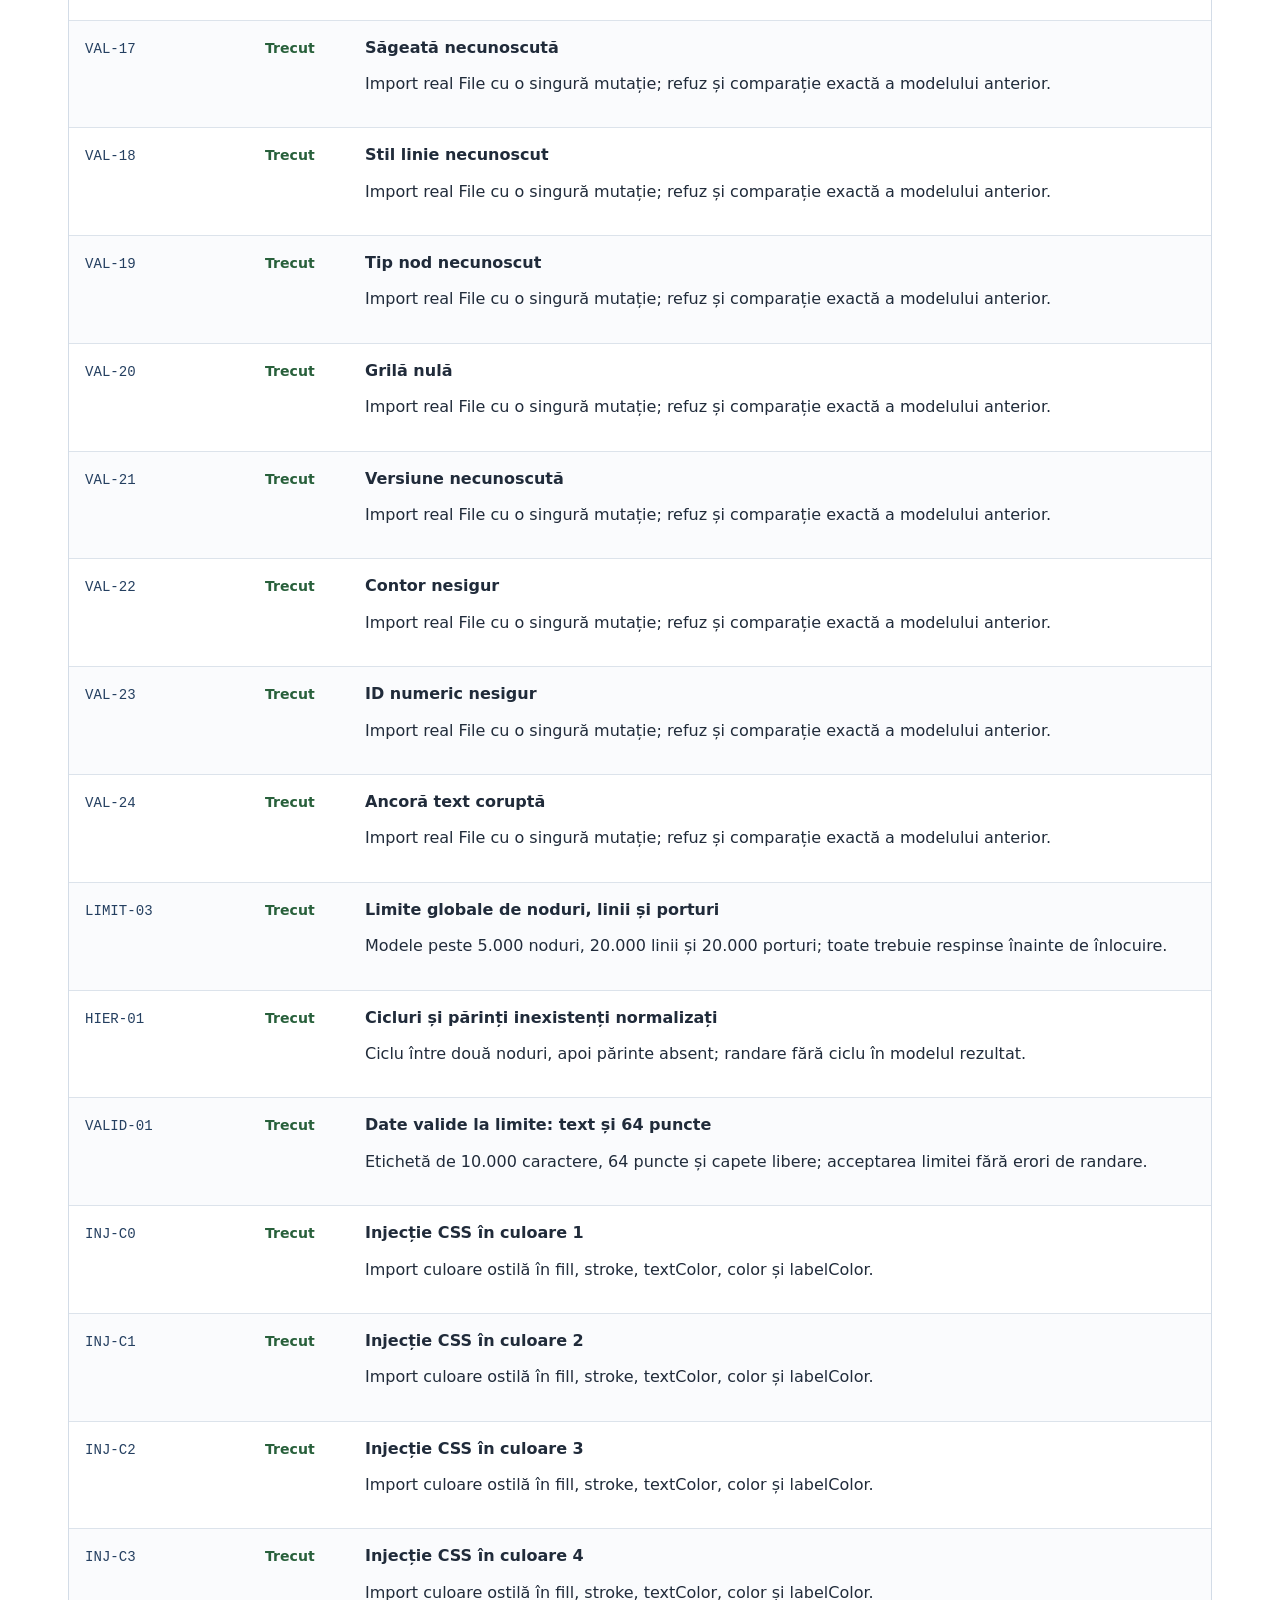
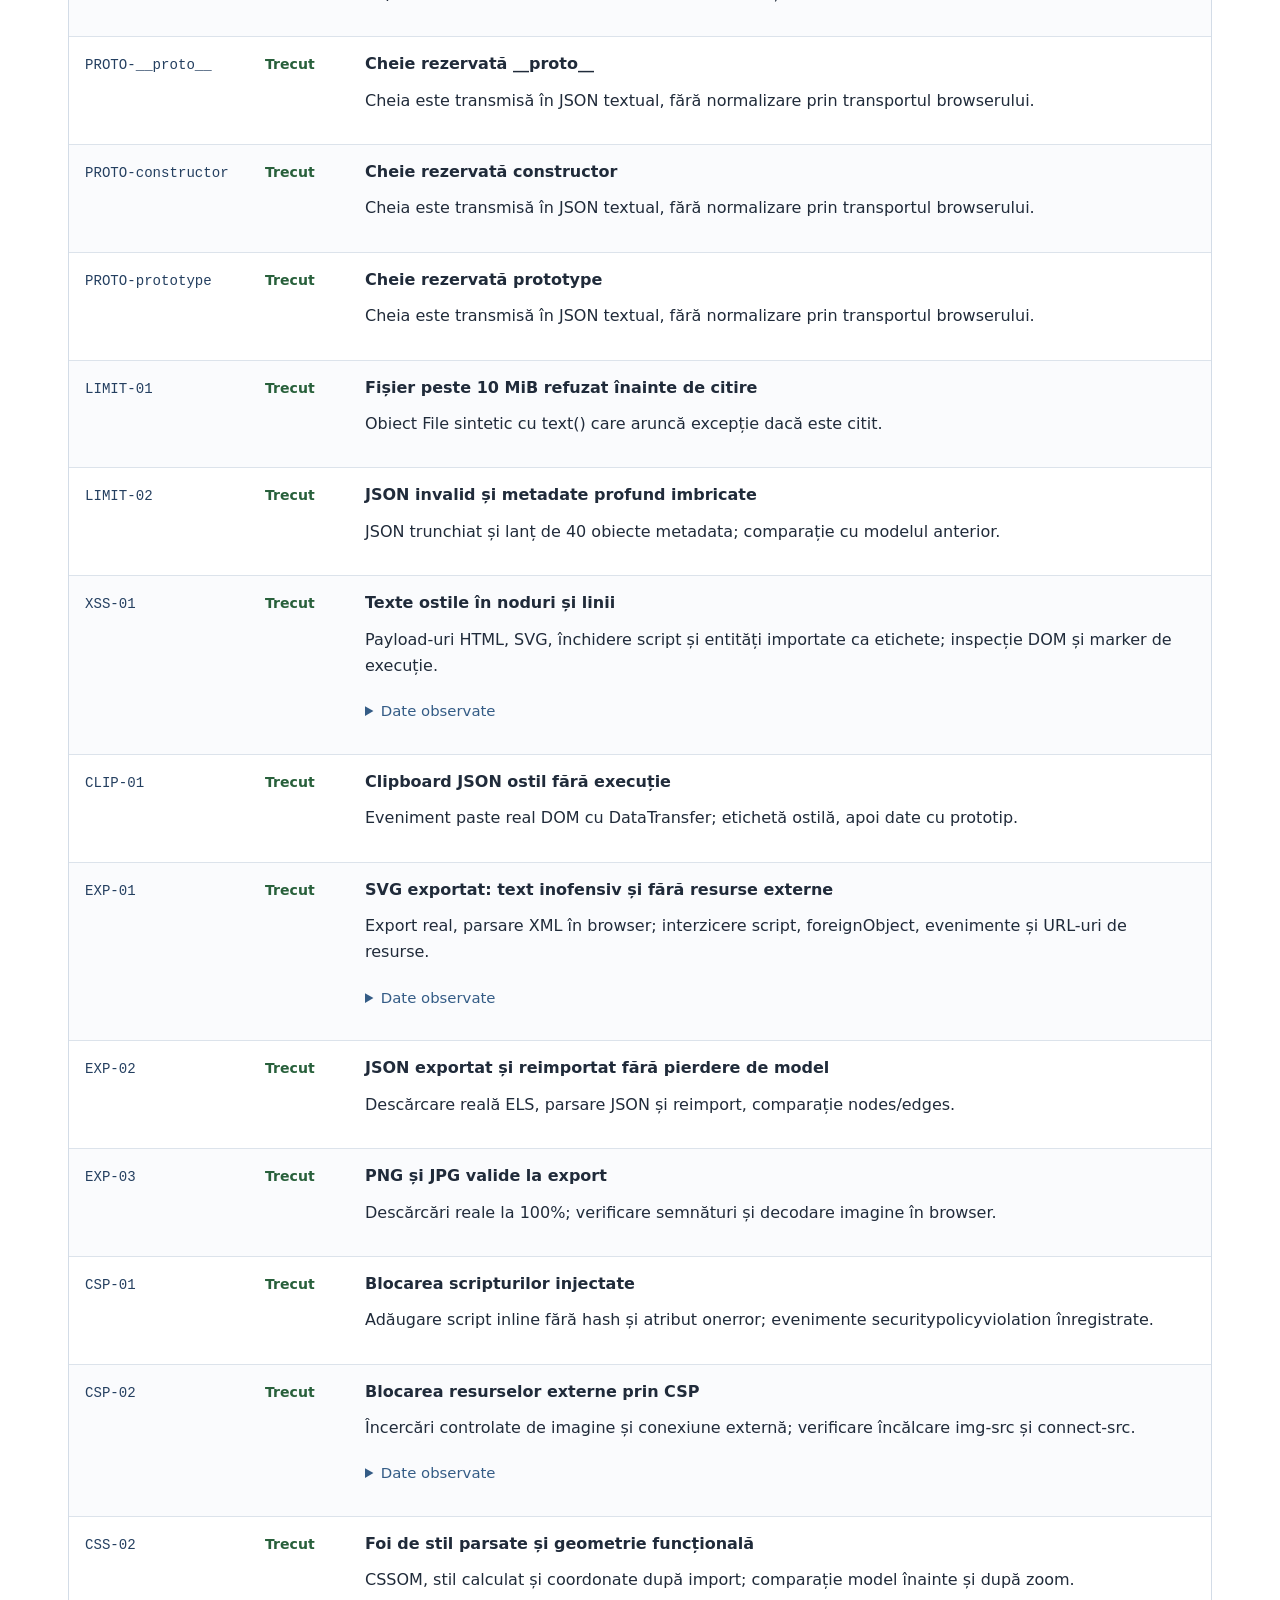
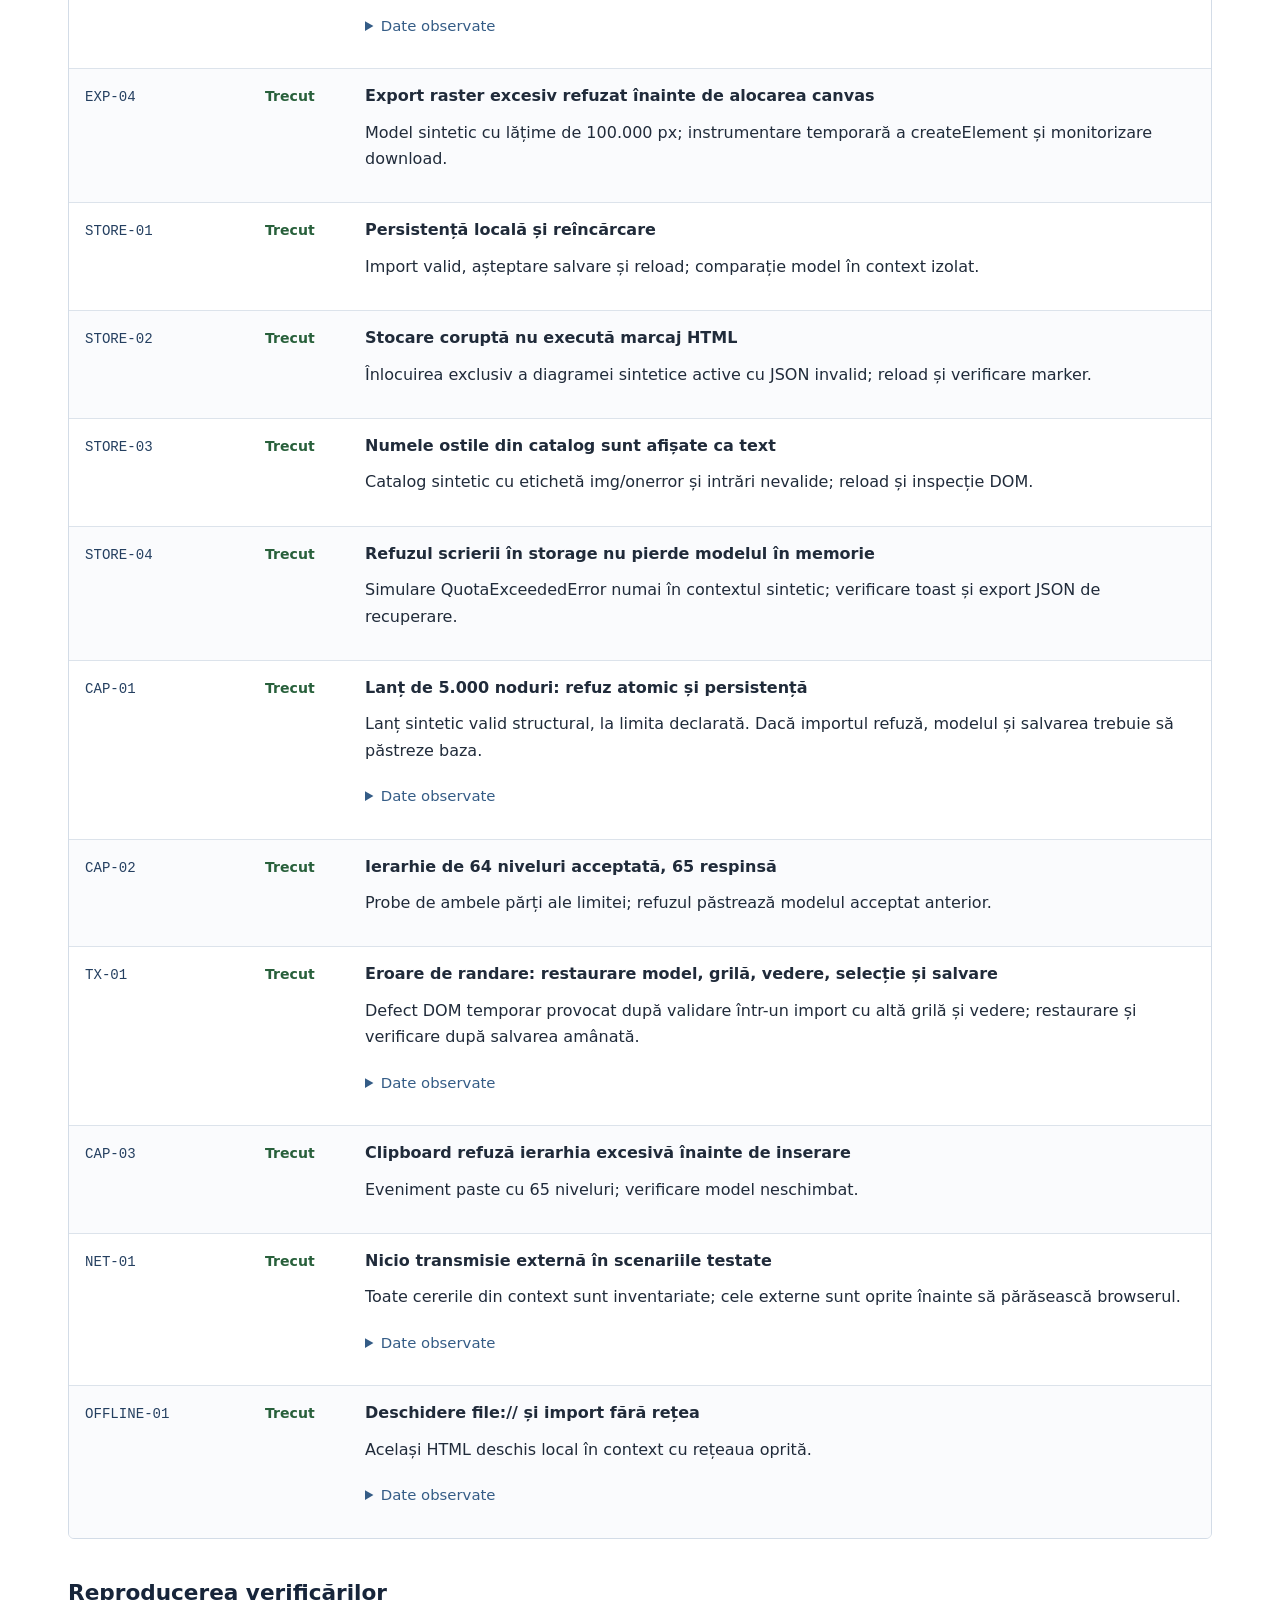
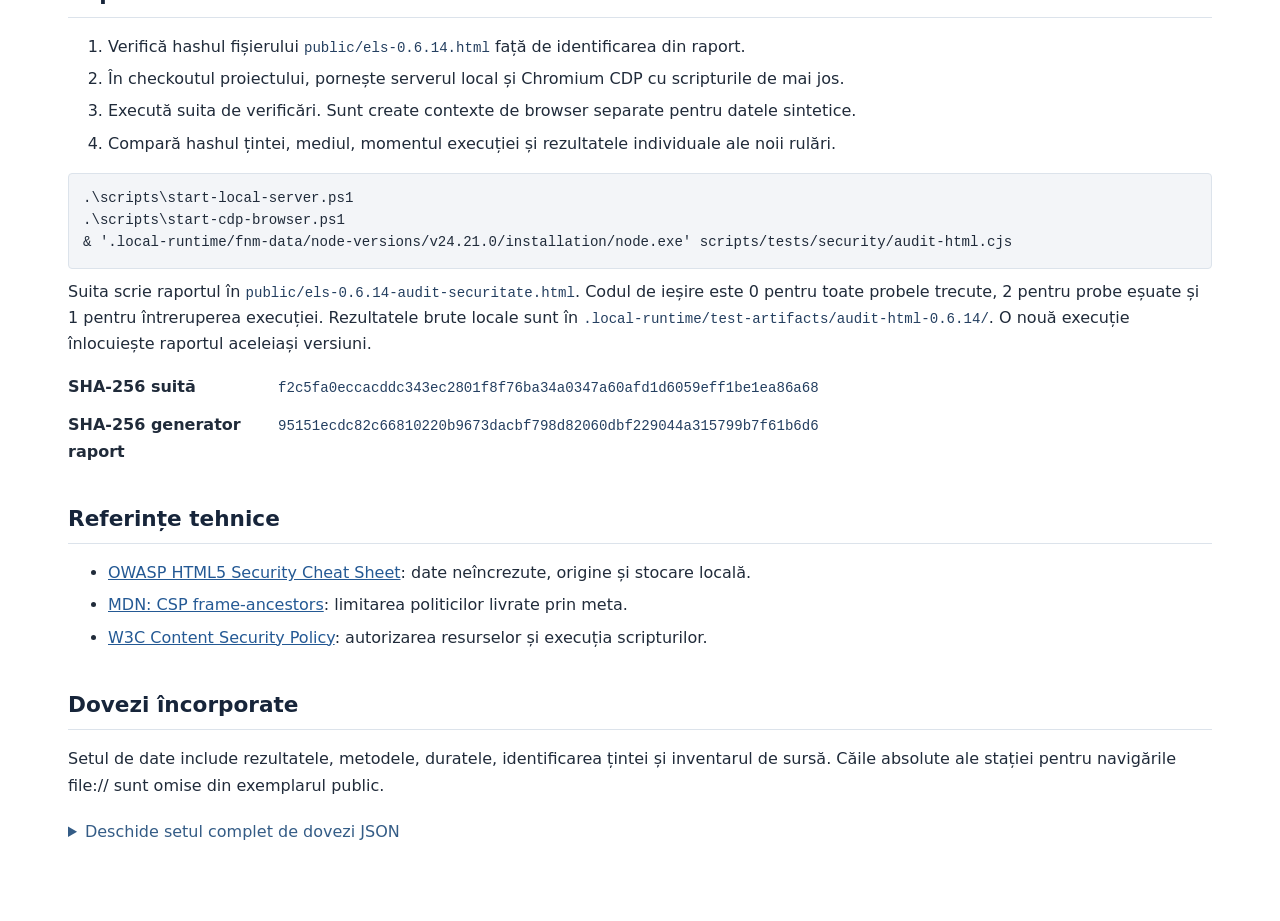
<file: els/els-0.6.14-audit-securitate.html>
<!doctype html>
<html lang="ro">
<head>
  <meta charset="utf-8">
  <meta name="viewport" content="width=device-width,initial-scale=1">
  <meta http-equiv="Content-Security-Policy" content="default-src 'none'; style-src 'unsafe-inline'; base-uri 'none'; form-action 'none'">
  <title>Audit securitate ELS 0.6.14</title>
  <style>
    /* Structură și tipografie: cuvintele din textul curent se împart numai la spații. */
    * { box-sizing: border-box; }
    body { margin: 0; color: #202b3a; background: #fff; font: 16px/1.65 system-ui, sans-serif; word-break: normal; overflow-wrap: normal; hyphens: none; }
    main { max-width: 1200px; margin: 40px auto 72px; padding: 0 28px; }
    h1, h2, h3 { color: #17253a; line-height: 1.3; }
    h1 { margin: 8px 0 12px; font-size: 2rem; }
    h2 { margin: 40px 0 16px; padding-bottom: 10px; border-bottom: 1px solid #dce3eb; font-size: 1.35rem; }
    h3 { margin: 24px 0 12px; font-size: 1.08rem; }
    p { margin: 10px 0 16px; }
    li { margin: 6px 0; }
    a { color: #245994; }
    .meta { color: #526174; font-size: .93rem; }
    .summary { margin: 24px 0; padding: 16px 20px; border: 1px solid #cbd9e9; border-left: 4px solid #426991; background: #f4f7fb; }
    .summary strong { display: block; margin-bottom: 4px; }
    code, pre { font: .88em/1.55 ui-monospace, Consolas, monospace; }
    code { color: #243f60; }
    .identity { display: grid; grid-template-columns: 190px minmax(0, 1fr); gap: 12px 20px; }
    .identity dt { font-weight: 600; }
    .identity dd { margin: 0; min-width: 0; }
    .fingerprint { overflow-wrap: anywhere; } /* Unele hash-uri nu au separatori. */
    /* Tabele: coloane rezervate, fără comprimare până la o literă pe rând. */
    .table-scroll { width: 100%; overflow-x: auto; margin: 18px 0; border: 1px solid #d3dce7; border-radius: 6px; }
    table { border-collapse: collapse; width: 100%; table-layout: fixed; }
    caption { padding: 12px 16px; text-align: left; font-weight: 600; background: #f5f7fa; }
    th, td { padding: 14px 16px; border-bottom: 1px solid #dce3eb; text-align: left; vertical-align: top; font-weight: 400; word-break: normal; overflow-wrap: normal; }
    thead th { background: #edf2f7; font-weight: 600; }
    tbody tr:last-child > * { border-bottom: 0; }
    tbody tr:nth-child(even) { background: #fafbfd; }
    th[scope="row"] { font-weight: 600; }
    .controls { min-width: 860px; }
    .controls col:first-child { width: 300px; }
    .results { min-width: 860px; }
    .results col:first-child { width: 180px; }
    .results col:nth-child(2) { width: 100px; }
    .case-id, .status, .source-ref code { white-space: nowrap; }
    .source-ref { display: block; margin-top: 10px; font-weight: 400; }
    .source-ref small { display: block; color: #607086; font-size: .8rem; }
    .status { display: inline-block; font-size: .88rem; font-weight: 600; }
    .pass { color: #28603b; }
    .fail { color: #a02c2c; }
    /* Dovezile lungi sunt separate de textul explicativ și derulează în propriul panou. */
    details { margin: 12px 0; }
    summary { color: #345c86; cursor: pointer; padding: 4px 0; }
    pre { padding: 14px; margin: 10px 0; background: #f3f5f8; border: 1px solid #dce3eb; border-radius: 4px; white-space: pre; overflow: auto; max-width: 100%; max-height: 520px; }
    .case-evidence { font-size: .93rem; }
    .table-note { color: #526174; font-size: .9rem; }
    @media (max-width: 680px) {
      main { margin: 24px auto 40px; padding: 0 16px; }
      h1 { font-size: 1.6rem; }
      .identity { grid-template-columns: minmax(0, 1fr); gap: 4px; }
      .identity dd { margin-bottom: 12px; }
    }
    @media print {
      @page { size: A4; margin: 14mm; }
      body { font-size: 10pt; }
      main { max-width: none; margin: 0; padding: 0; }
      h2 { margin-top: 22px; break-after: avoid; }
      h3 { break-after: avoid; }
      .table-scroll { overflow: visible; border-radius: 0; }
      .controls, .results { min-width: 0; }
      .controls col:first-child { width: 34%; }
      .results col:first-child { width: 24%; }
      .results col:nth-child(2) { width: 14%; }
      th, td { padding: 8px; }
      .source-ref code, .case-id { font-size: 9pt; }
      tr { break-inside: avoid; }
      pre { white-space: pre-wrap; overflow-wrap: break-word; max-height: none; }
    }
  </style>
</head>
<body><main>
<header>
  <p class="meta">Raport tehnic de verificare</p>
  <h1>Audit securitate ELS 0.6.14</h1>
  <p class="meta">Execuția probelor: <time>2026-10-27T09:33:03.087Z</time> – <time>2026-10-27T09:35:27.347Z</time>. Datele și orele sunt UTC, în format ISO 8601.</p>
</header>
<aside class="summary"><strong>60 verificări trecute · 0 verificări eșuate</strong>Probele executate au trecut. Rezultatele sunt limitate la artefactul, mediul și scenariile identificate în raport.</aside>

<section aria-labelledby="project-heading">
<h2 id="project-heading">Aplicația evaluată</h2>
<p>ELS este un editor de diagrame pentru reprezentarea infrastructurilor și a conexiunilor dintre componente. Aplicația rulează în browser dintr-un fișier HTML care include interfața, stilurile CSS și codul JavaScript.</p>
<p>O diagramă conține noduri, containere, mașini virtuale, firewall-uri și segmente de rețea. Nodurile pot avea porturi pe laturile nord, est, sud și vest. Conexiunile pot avea puncte intermediare, etichete, săgeți și stiluri de linie. Editorul oferă selecție, mutare, redimensionare, aliniere pe grilă, grupuri de noduri sincronizate și istoric Undo/Redo.</p>
<p>Modelul diagramei poate fi importat și exportat ca JSON ELS. Selecțiile pot fi copiate și lipite ca text JSON. Exporturile de prezentare sunt SVG, PNG, JPG și Mermaid. Biblioteca de diagrame și preferințele sunt păstrate în localStorage, în profilul browserului și pentru originea la care este deschis editorul.</p>
<p>Modelul JSON descrie elementele grafice și relațiile dintre ele. Aplicația evaluată nu conține un serviciu de autentificare, un server de colaborare sau un mecanism de aplicare a configurațiilor pe echipamente. Serverul local și conexiunea CDP sunt folosite pentru dezvoltare și executarea probelor; fișierul HTML poate fi deschis și direct prin file://.</p>
</section>

<section aria-labelledby="identity-heading"><h2 id="identity-heading">Identificarea artefactului și a dovezilor</h2>
<dl class="identity"><dt>Fișier evaluat</dt><dd><code>els-0.6.14.html</code></dd>
<dt>SHA-256 fișier</dt><dd><code class="fingerprint">41c85aa2ca20fc1e2f3f77cef707725095410eb9e2a40e667cda676cf5e5b80b</code></dd>
<dt>SHA-256 dovezi JSON</dt><dd><code class="fingerprint">7a3e3c02b22f910237bbe694a2956ab4b7cadea132da1abccbd96da776ba253d</code></dd>
<dt>Mediul de execuție</dt><dd>Node.js v24.21.0 · Chromium 156.0.8078.4 · win32</dd></dl>
<p>Hashul fișierului identifică exact octeții evaluați. Hashul dovezilor acoperă textul UTF-8 din elementul <code>audit-evidence</code>, fără etichetele HTML. Aceste checksumuri permit detectarea diferențelor; nu reprezintă semnături digitale sau certificări.</p>
</section>

<section aria-labelledby="method-heading"><h2 id="method-heading">Scop și metodologie</h2>
<p>Evaluarea acoperă documentul HTML ELS, codul JavaScript și CSS încorporat, procesarea datelor de diagramă și comportamentul observabil în browser. Sunt utilizate analiză de sursă asistată de AI, parcurgere AST, verificări CSS și probe dinamice cu date sintetice în contexte Chromium izolate.</p>
<p>Sursele de date neîncrezute considerate sunt fișierele importate, textul lipit din clipboard și conținutul stocării locale. Obiectivele verificărilor sunt prevenirea execuției de script din date, limitarea injecțiilor de stil și a cererilor externe, validarea structurii modelului și păstrarea integrității diagramei la erori.</p>
<p>Antetele unui server de producție, extensiile browserului, compromiterea dispozitivului și securitatea programelor terțe care deschid exporturile sunt în afara evaluării. Acesta este un raport tehnic de verificare, fără certificare de către o organizație de audit independentă.</p>
</section>

<section aria-labelledby="controls-heading"><h2 id="controls-heading">Controale și fluxuri de date</h2>
<div class="table-scroll" role="region" aria-label="Controale evaluate" tabindex="0"><table class="controls"><colgroup><col><col></colgroup><thead><tr><th scope="col">Suprafață și sursă</th><th scope="col">Control observat și limită</th></tr></thead><tbody><tr><th scope="row">Importul fișierelor<span class="source-ref"><code>importDiagramFile</code><small>linia 9862</small></span><span class="source-ref"><code>decodeCellDiagram</code><small>linia 7296</small></span></th><td>Fișierul este verificat înainte de citire, apoi parsat ca JSON, decodat și validat. Datele importate nu sunt evaluate ca JavaScript. File.size măsoară octeți; lungimea șirului JSON măsoară unități UTF-16. Limita de 10 MiB și limita șirului nu sunt măsuri identice.</td></tr>
<tr><th scope="row">Validarea modelului<span class="source-ref"><code>validateDiagramData</code><small>linia 2842</small></span><span class="source-ref"><code>validateHierarchyDepth</code><small>linia 3105</small></span></th><td>Sunt verificate ID-urile, coordonatele finite, dimensiunile, textele, tipurile, stilurile, porturile și referințele conexiunilor. Limitele sunt 5.000 noduri, 20.000 conexiuni, 20.000 porturi în total și 128 porturi pe latură. Metadatele admit maximum 32 niveluri și 500.000 proprietăți; ierarhia de noduri admite maximum 64 niveluri. Cheile rezervate prototipului sunt respinse.</td></tr>
<tr><th scope="row">Textele și catalogul local<span class="source-ref"><code>createNodeElement</code><small>linia 5534</small></span><span class="source-ref"><code>drawEdges</code><small>linia 6326</small></span><span class="source-ref"><code>renderSavedList</code><small>linia 10385</small></span></th><td>Etichetele sunt introduse în DOM ca text. Atribuirile innerHTML identificate au șabloane constante. Probele folosesc marcaj HTML și SVG în etichete și în numele din catalog și verifică lipsa elementelor active și a execuției. Datele din stocarea locală sunt tratate ca intrări neîncrezute.</td></tr>
<tr><th scope="row">Culorile și stilurile<span class="source-ref"><code>isSafeDiagramColor</code><small>linia 2830</small></span></th><td>Culorile au lungime limitată și sunt verificate prin CSS.supports. URL-urile, variabilele CSS și separatorii de declarații sunt respinși în câmpurile de culoare. Analiza blocului CSS caută resurse externe și mecanisme active; proba CSSOM confirmă aplicarea stilurilor.</td></tr>
<tr><th scope="row">Copierea și lipirea<span class="source-ref"><code>pasteDiagramData</code><small>linia 3730</small></span></th><td>Lipirea reutilizează decodarea și validarea, verifică limitele modelului rezultat și alocă ID-uri noi. Sunt exercitate evenimente paste cu JSON valid, chei rezervate și ierarhii excesive. Permisiunile clipboardului sistemului nu sunt acoperite de evenimentele sintetice.</td></tr>
<tr><th scope="row">Exportul SVG și raster<span class="source-ref"><code>exportEsc</code><small>linia 9538</small></span><span class="source-ref"><code>exportDiagramRaster</code><small>linia 9729</small></span></th><td>Textele sunt escapate pentru XML. SVG-ul descărcat este parsat și verificat pentru elemente active, evenimente și resurse externe. PNG și JPG sunt decodate în browser. Exportul raster limitează laturile la 16.384 px și suprafața la 100 milioane pixeli; EXP-04 verifică refuzul unei laturi excesive înainte de alocarea canvasului.</td></tr>
<tr><th scope="row">Exportul Mermaid<span class="source-ref"><code>renderMermaid</code><small>linia 9795</small></span><span class="source-ref"><code>esc</code><small>linia 9831</small></span></th><td>Revizuirea sursei identifică ID-uri generate local și escaparea etichetelor. Execuția într-un motor Mermaid terț nu face parte din probe; securitatea unui asemenea motor nu este evaluată.</td></tr>
<tr><th scope="row">Stocarea și recuperarea<span class="source-ref"><code>storageSet</code><small>linia 10019</small></span><span class="source-ref"><code>saveActiveDiagram</code><small>linia 10132</small></span></th><td>Erorile de scriere sunt capturate și semnalate. Proba cotei păstrează modelul în memorie și verifică exportul de recuperare. Salvarea obișnuită este amânată 180 ms. Persistența și reîncărcarea sunt verificate în contextul sintetic.</td></tr>
<tr><th scope="row">Înlocuirea modelului<span class="source-ref"><code>loadState</code><small>linia 3168</small></span><span class="source-ref"><code>calculateNodeSizes</code><small>linia 5495</small></span></th><td>Validarea adâncimii precedă mutația. Dacă randarea ulterioară eșuează, modelul, grila, vederea și selecția sunt restaurate. Salvarea noului model este programată după succes. TX-01 provoacă o eroare DOM temporară și verifică restaurarea datelor și funcționarea Undo. Un DOM indisponibil permanent poate împiedica refacerea vizuală, chiar dacă datele au fost restaurate.</td></tr></tbody></table></div>
<p class="table-note">Reperele de linie se referă la fișierul identificat prin SHA-256. Pe ecrane înguste, tabelele pot fi derulate orizontal.</p></section>

<section aria-labelledby="findings-heading"><h2 id="findings-heading">Constatări și limite</h2>
<h3>SEC-01 · Integritatea modelului la eșecul importului</h3><p><strong>Stare: remediat și verificat.</strong> Un import care eșua în timpul randării putea înlocui modelul din memorie înainte de a raporta refuzul. Implementarea evaluată limitează adâncimea înainte de mutație și restaurează modelul, grila, vederea și selecția dacă o etapă ulterioară eșuează. CAP-01, CAP-02, CAP-03 și TX-01 verifică scenariul adversarial, limita 64/65, clipboardul și o eroare DOM provocată după validare, inclusiv păstrarea salvării și a istoricului Undo.</p>

<h3>Confidențialitatea stocării locale</h3><p>Biblioteca și preferințele sunt persistate fără criptare implementată de ELS. Scripturile de aceeași origine și utilizatorii cu acces la profilul browserului pot accesa aceste date. Stocarea locală nu constituie un mecanism de autentificare sau de control al accesului. Separarea originilor și protecția profilului sunt responsabilități ale mediului de utilizare.</p>
<h3>Politica CSP și găzduirea</h3><p>Scripturile integrate sunt autorizate prin hash. Stilurile inline sunt permise pentru stilurile dinamice ale editorului. Directiva connect-src permite adresele locale HTTP 127.0.0.1:8765 și localhost:8765 pentru reîncărcarea automată din mediul de dezvoltare. Codul EventSource este condiționat de protocol, gazdă și port.</p><p>Directiva frame-ancestors nu este aplicabilă într-un meta CSP. O politică de interzicere a încadrării în iframe trebuie furnizată prin antete HTTP când aplicația este găzduită. Antetele unui server de producție nu sunt verificate de aceste probe.</p>
<h3>Limitele probelor</h3><p>Rezultatele demonstrează condițiile exercitate, fără garanția absenței tuturor vulnerabilităților. Evenimentele clipboard sunt sintetice. Inspecția SVG acoperă XML-ul exportat, fără a evalua toate programele care îl pot interpreta. Proba file:// acoperă Chromium din mediul indicat; alte browsere și sisteme nu sunt testate. Nu s-a executat fuzzing nelimitat sau verificare formală.</p>
</section>

<section aria-labelledby="results-heading"><h2 id="results-heading">Rezultatele probelor</h2>
<div class="table-scroll" role="region" aria-label="Rezultatele verificărilor" tabindex="0"><table class="results"><colgroup><col><col><col></colgroup><thead><tr><th scope="col">ID</th><th scope="col">Rezultat</th><th scope="col">Probă și metodă</th></tr></thead><tbody><tr><th scope="row"><code class="case-id">SRC-01</code></th><td><span class="status pass">Trecut</span></td><td><strong>JavaScript integrat valid sintactic</strong><p>Compilare fără execuție a fiecărui script din HTML cu vm.Script.</p><details class="case-evidence"><summary>Date observate</summary><pre>{
  &quot;scripturi&quot;: 2,
  &quot;octetiHtml&quot;: 517916
}</pre></details></td></tr>
<tr><th scope="row"><code class="case-id">SRC-02</code></th><td><span class="status pass">Trecut</span></td><td><strong>CSP înaintea scripturilor și hash-uri exacte</strong><p>Recalculare SHA-256 pe scripturile normalizate LF; interzicere unsafe-eval și unsafe-inline în script-src.</p><details class="case-evidence"><summary>Date observate</summary><pre>default-src &#39;none&#39;; script-src &#39;sha256-T/MsE8LeLSu6DvyxGOjlqov/XbK7VuBUbu1/lplDCts=&#39; &#39;sha256-35RaRdXrHD82qqlISpXaQd/hcfuhCCjjH4MIg9dKfRc=&#39;; style-src &#39;unsafe-inline&#39;; img-src blob: data:; connect-src http://127.0.0.1:8765 http://localhost:8765; base-uri &#39;none&#39;; form-action &#39;none&#39;; object-src &#39;none&#39;</pre></details></td></tr>
<tr><th scope="row"><code class="case-id">SRC-03</code></th><td><span class="status pass">Trecut</span></td><td><strong>Inventar al suprafețelor JavaScript periculoase</strong><p>Parcurgere AST a tuturor scripturilor din HTML; inventar de apeluri și atribuiri DOM, cu linii relative scriptului.</p><details class="case-evidence"><summary>Date observate</summary><pre>{
  &quot;sinks&quot;: [
    {
      &quot;script&quot;: 2,
      &quot;line&quot;: 3105,
      &quot;sink&quot;: &quot;innerHTML&quot;,
      &quot;valueType&quot;: &quot;StringLiteral&quot;
    },
    {
      &quot;script&quot;: 2,
      &quot;line&quot;: 8560,
      &quot;sink&quot;: &quot;innerHTML&quot;,
      &quot;valueType&quot;: &quot;TemplateLiteral&quot;
    },
    {
      &quot;script&quot;: 2,
      &quot;line&quot;: 8664,
      &quot;sink&quot;: &quot;innerHTML&quot;,
      &quot;valueType&quot;: &quot;TemplateLiteral&quot;
    }
  ],
  &quot;calls&quot;: [
    {
      &quot;script&quot;: 1,
      &quot;line&quot;: 14,
      &quot;name&quot;: &quot;EventSource&quot;
    }
  ],
  &quot;css&quot;: {
    &quot;octeti&quot;: 47766,
    &quot;blocuri&quot;: 1
  },
  &quot;deepHierarchy&quot;: {
    &quot;accepted&quot;: false,
    &quot;durationMs&quot;: 617,
    &quot;count&quot;: 2,
    &quot;persisted&quot;: 0
  }
}</pre></details></td></tr>
<tr><th scope="row"><code class="case-id">SRC-04</code></th><td><span class="status pass">Trecut</span></td><td><strong>HTML fără încărcări sau evenimente active ascunse</strong><p>Inspecție a marcajului, separat de scripturi: src, iframe, obiecte, atribute on*, refresh și formulare.</p></td></tr>
<tr><th scope="row"><code class="case-id">CSS-01</code></th><td><span class="status pass">Trecut</span></td><td><strong>CSS fără importuri, URL-uri sau mecanisme active</strong><p>Extragere exclusiv a blocurilor style ale HTML-ului, eliminare comentarii și verificare @import/url/expression/behavior.</p><details class="case-evidence"><summary>Date observate</summary><pre>{
  &quot;octeti&quot;: 47766,
  &quot;blocuri&quot;: 1
}</pre></details></td></tr>
<tr><th scope="row"><code class="case-id">VAL-01</code></th><td><span class="status pass">Trecut</span></td><td><strong>ID duplicat</strong><p>Import real File cu o singură mutație; refuz și comparație exactă a modelului anterior.</p></td></tr>
<tr><th scope="row"><code class="case-id">VAL-02</code></th><td><span class="status pass">Trecut</span></td><td><strong>ID cu atribut HTML</strong><p>Import real File cu o singură mutație; refuz și comparație exactă a modelului anterior.</p></td></tr>
<tr><th scope="row"><code class="case-id">VAL-03</code></th><td><span class="status pass">Trecut</span></td><td><strong>Coordonată null</strong><p>Import real File cu o singură mutație; refuz și comparație exactă a modelului anterior.</p></td></tr>
<tr><th scope="row"><code class="case-id">VAL-04</code></th><td><span class="status pass">Trecut</span></td><td><strong>Coordonată infinită reprezentată textual</strong><p>Import real File cu o singură mutație; refuz și comparație exactă a modelului anterior.</p></td></tr>
<tr><th scope="row"><code class="case-id">VAL-05</code></th><td><span class="status pass">Trecut</span></td><td><strong>Dimensiune negativă</strong><p>Import real File cu o singură mutație; refuz și comparație exactă a modelului anterior.</p></td></tr>
<tr><th scope="row"><code class="case-id">VAL-06</code></th><td><span class="status pass">Trecut</span></td><td><strong>Dimensiune excesivă</strong><p>Import real File cu o singură mutație; refuz și comparație exactă a modelului anterior.</p></td></tr>
<tr><th scope="row"><code class="case-id">VAL-07</code></th><td><span class="status pass">Trecut</span></td><td><strong>Etichetă obiect</strong><p>Import real File cu o singură mutație; refuz și comparație exactă a modelului anterior.</p></td></tr>
<tr><th scope="row"><code class="case-id">VAL-08</code></th><td><span class="status pass">Trecut</span></td><td><strong>Etichetă prea lungă</strong><p>Import real File cu o singură mutație; refuz și comparație exactă a modelului anterior.</p></td></tr>
<tr><th scope="row"><code class="case-id">VAL-09</code></th><td><span class="status pass">Trecut</span></td><td><strong>Porturi excesive</strong><p>Import real File cu o singură mutație; refuz și comparație exactă a modelului anterior.</p></td></tr>
<tr><th scope="row"><code class="case-id">VAL-10</code></th><td><span class="status pass">Trecut</span></td><td><strong>Porturi negative</strong><p>Import real File cu o singură mutație; refuz și comparație exactă a modelului anterior.</p></td></tr>
<tr><th scope="row"><code class="case-id">VAL-11</code></th><td><span class="status pass">Trecut</span></td><td><strong>Latură necunoscută</strong><p>Import real File cu o singură mutație; refuz și comparație exactă a modelului anterior.</p></td></tr>
<tr><th scope="row"><code class="case-id">VAL-12</code></th><td><span class="status pass">Trecut</span></td><td><strong>Poziție port textuală</strong><p>Import real File cu o singură mutație; refuz și comparație exactă a modelului anterior.</p></td></tr>
<tr><th scope="row"><code class="case-id">VAL-13</code></th><td><span class="status pass">Trecut</span></td><td><strong>Referință inexistentă</strong><p>Import real File cu o singură mutație; refuz și comparație exactă a modelului anterior.</p></td></tr>
<tr><th scope="row"><code class="case-id">VAL-14</code></th><td><span class="status pass">Trecut</span></td><td><strong>Linie duplicată</strong><p>Import real File cu o singură mutație; refuz și comparație exactă a modelului anterior.</p></td></tr>
<tr><th scope="row"><code class="case-id">VAL-15</code></th><td><span class="status pass">Trecut</span></td><td><strong>Prea multe puncte</strong><p>Import real File cu o singură mutație; refuz și comparație exactă a modelului anterior.</p></td></tr>
<tr><th scope="row"><code class="case-id">VAL-16</code></th><td><span class="status pass">Trecut</span></td><td><strong>Punct corupt</strong><p>Import real File cu o singură mutație; refuz și comparație exactă a modelului anterior.</p></td></tr>
<tr><th scope="row"><code class="case-id">VAL-17</code></th><td><span class="status pass">Trecut</span></td><td><strong>Săgeată necunoscută</strong><p>Import real File cu o singură mutație; refuz și comparație exactă a modelului anterior.</p></td></tr>
<tr><th scope="row"><code class="case-id">VAL-18</code></th><td><span class="status pass">Trecut</span></td><td><strong>Stil linie necunoscut</strong><p>Import real File cu o singură mutație; refuz și comparație exactă a modelului anterior.</p></td></tr>
<tr><th scope="row"><code class="case-id">VAL-19</code></th><td><span class="status pass">Trecut</span></td><td><strong>Tip nod necunoscut</strong><p>Import real File cu o singură mutație; refuz și comparație exactă a modelului anterior.</p></td></tr>
<tr><th scope="row"><code class="case-id">VAL-20</code></th><td><span class="status pass">Trecut</span></td><td><strong>Grilă nulă</strong><p>Import real File cu o singură mutație; refuz și comparație exactă a modelului anterior.</p></td></tr>
<tr><th scope="row"><code class="case-id">VAL-21</code></th><td><span class="status pass">Trecut</span></td><td><strong>Versiune necunoscută</strong><p>Import real File cu o singură mutație; refuz și comparație exactă a modelului anterior.</p></td></tr>
<tr><th scope="row"><code class="case-id">VAL-22</code></th><td><span class="status pass">Trecut</span></td><td><strong>Contor nesigur</strong><p>Import real File cu o singură mutație; refuz și comparație exactă a modelului anterior.</p></td></tr>
<tr><th scope="row"><code class="case-id">VAL-23</code></th><td><span class="status pass">Trecut</span></td><td><strong>ID numeric nesigur</strong><p>Import real File cu o singură mutație; refuz și comparație exactă a modelului anterior.</p></td></tr>
<tr><th scope="row"><code class="case-id">VAL-24</code></th><td><span class="status pass">Trecut</span></td><td><strong>Ancoră text coruptă</strong><p>Import real File cu o singură mutație; refuz și comparație exactă a modelului anterior.</p></td></tr>
<tr><th scope="row"><code class="case-id">LIMIT-03</code></th><td><span class="status pass">Trecut</span></td><td><strong>Limite globale de noduri, linii și porturi</strong><p>Modele peste 5.000 noduri, 20.000 linii și 20.000 porturi; toate trebuie respinse înainte de înlocuire.</p></td></tr>
<tr><th scope="row"><code class="case-id">HIER-01</code></th><td><span class="status pass">Trecut</span></td><td><strong>Cicluri și părinți inexistenți normalizați</strong><p>Ciclu între două noduri, apoi părinte absent; randare fără ciclu în modelul rezultat.</p></td></tr>
<tr><th scope="row"><code class="case-id">VALID-01</code></th><td><span class="status pass">Trecut</span></td><td><strong>Date valide la limite: text și 64 puncte</strong><p>Etichetă de 10.000 caractere, 64 puncte și capete libere; acceptarea limitei fără erori de randare.</p></td></tr>
<tr><th scope="row"><code class="case-id">INJ-C0</code></th><td><span class="status pass">Trecut</span></td><td><strong>Injecție CSS în culoare 1</strong><p>Import culoare ostilă în fill, stroke, textColor, color și labelColor.</p></td></tr>
<tr><th scope="row"><code class="case-id">INJ-C1</code></th><td><span class="status pass">Trecut</span></td><td><strong>Injecție CSS în culoare 2</strong><p>Import culoare ostilă în fill, stroke, textColor, color și labelColor.</p></td></tr>
<tr><th scope="row"><code class="case-id">INJ-C2</code></th><td><span class="status pass">Trecut</span></td><td><strong>Injecție CSS în culoare 3</strong><p>Import culoare ostilă în fill, stroke, textColor, color și labelColor.</p></td></tr>
<tr><th scope="row"><code class="case-id">INJ-C3</code></th><td><span class="status pass">Trecut</span></td><td><strong>Injecție CSS în culoare 4</strong><p>Import culoare ostilă în fill, stroke, textColor, color și labelColor.</p></td></tr>
<tr><th scope="row"><code class="case-id">PROTO-__proto__</code></th><td><span class="status pass">Trecut</span></td><td><strong>Cheie rezervată __proto__</strong><p>Cheia este transmisă în JSON textual, fără normalizare prin transportul browserului.</p></td></tr>
<tr><th scope="row"><code class="case-id">PROTO-constructor</code></th><td><span class="status pass">Trecut</span></td><td><strong>Cheie rezervată constructor</strong><p>Cheia este transmisă în JSON textual, fără normalizare prin transportul browserului.</p></td></tr>
<tr><th scope="row"><code class="case-id">PROTO-prototype</code></th><td><span class="status pass">Trecut</span></td><td><strong>Cheie rezervată prototype</strong><p>Cheia este transmisă în JSON textual, fără normalizare prin transportul browserului.</p></td></tr>
<tr><th scope="row"><code class="case-id">LIMIT-01</code></th><td><span class="status pass">Trecut</span></td><td><strong>Fișier peste 10 MiB refuzat înainte de citire</strong><p>Obiect File sintetic cu text() care aruncă excepție dacă este citit.</p></td></tr>
<tr><th scope="row"><code class="case-id">LIMIT-02</code></th><td><span class="status pass">Trecut</span></td><td><strong>JSON invalid și metadate profund imbricate</strong><p>JSON trunchiat și lanț de 40 obiecte metadata; comparație cu modelul anterior.</p></td></tr>
<tr><th scope="row"><code class="case-id">XSS-01</code></th><td><span class="status pass">Trecut</span></td><td><strong>Texte ostile în noduri și linii</strong><p>Payload-uri HTML, SVG, închidere script și entități importate ca etichete; inspecție DOM și marker de execuție.</p><details class="case-evidence"><summary>Date observate</summary><pre>{
  &quot;payloaduri&quot;: 5
}</pre></details></td></tr>
<tr><th scope="row"><code class="case-id">CLIP-01</code></th><td><span class="status pass">Trecut</span></td><td><strong>Clipboard JSON ostil fără execuție</strong><p>Eveniment paste real DOM cu DataTransfer; etichetă ostilă, apoi date cu prototip.</p></td></tr>
<tr><th scope="row"><code class="case-id">EXP-01</code></th><td><span class="status pass">Trecut</span></td><td><strong>SVG exportat: text inofensiv și fără resurse externe</strong><p>Export real, parsare XML în browser; interzicere script, foreignObject, evenimente și URL-uri de resurse.</p><details class="case-evidence"><summary>Date observate</summary><pre>{
  &quot;octeti&quot;: 1823,
  &quot;sha256&quot;: &quot;75fa24668a6c025c454507b98b557b1f084775ef65b1d9dc1dba8066eec05254&quot;
}</pre></details></td></tr>
<tr><th scope="row"><code class="case-id">EXP-02</code></th><td><span class="status pass">Trecut</span></td><td><strong>JSON exportat și reimportat fără pierdere de model</strong><p>Descărcare reală ELS, parsare JSON și reimport, comparație nodes/edges.</p></td></tr>
<tr><th scope="row"><code class="case-id">EXP-03</code></th><td><span class="status pass">Trecut</span></td><td><strong>PNG și JPG valide la export</strong><p>Descărcări reale la 100%; verificare semnături și decodare imagine în browser.</p></td></tr>
<tr><th scope="row"><code class="case-id">CSP-01</code></th><td><span class="status pass">Trecut</span></td><td><strong>Blocarea scripturilor injectate</strong><p>Adăugare script inline fără hash și atribut onerror; evenimente securitypolicyviolation înregistrate.</p></td></tr>
<tr><th scope="row"><code class="case-id">CSP-02</code></th><td><span class="status pass">Trecut</span></td><td><strong>Blocarea resurselor externe prin CSP</strong><p>Încercări controlate de imagine și conexiune externă; verificare încălcare img-src și connect-src.</p><details class="case-evidence"><summary>Date observate</summary><pre>[
  {
    &quot;directive&quot;: &quot;connect-src&quot;,
    &quot;blockedURI&quot;: &quot;https://blocked-audit.invalid/data&quot;
  },
  {
    &quot;directive&quot;: &quot;img-src&quot;,
    &quot;blockedURI&quot;: &quot;https://blocked-audit.invalid/x.png&quot;
  }
]</pre></details></td></tr>
<tr><th scope="row"><code class="case-id">CSS-02</code></th><td><span class="status pass">Trecut</span></td><td><strong>Foi de stil parsate și geometrie funcțională</strong><p>CSSOM, stil calculat și coordonate după import; comparație model înainte și după zoom.</p><details class="case-evidence"><summary>Date observate</summary><pre>{
  &quot;rules&quot;: 329,
  &quot;position&quot;: &quot;absolute&quot;,
  &quot;nodes&quot;: [
    [
      80,
      80
    ],
    [
      80,
      300
    ]
  ]
}</pre></details></td></tr>
<tr><th scope="row"><code class="case-id">EXP-04</code></th><td><span class="status pass">Trecut</span></td><td><strong>Export raster excesiv refuzat înainte de alocarea canvas</strong><p>Model sintetic cu lățime de 100.000 px; instrumentare temporară a createElement și monitorizare download.</p></td></tr>
<tr><th scope="row"><code class="case-id">STORE-01</code></th><td><span class="status pass">Trecut</span></td><td><strong>Persistență locală și reîncărcare</strong><p>Import valid, așteptare salvare și reload; comparație model în context izolat.</p></td></tr>
<tr><th scope="row"><code class="case-id">STORE-02</code></th><td><span class="status pass">Trecut</span></td><td><strong>Stocare coruptă nu execută marcaj HTML</strong><p>Înlocuirea exclusiv a diagramei sintetice active cu JSON invalid; reload și verificare marker.</p></td></tr>
<tr><th scope="row"><code class="case-id">STORE-03</code></th><td><span class="status pass">Trecut</span></td><td><strong>Numele ostile din catalog sunt afișate ca text</strong><p>Catalog sintetic cu etichetă img/onerror și intrări nevalide; reload și inspecție DOM.</p></td></tr>
<tr><th scope="row"><code class="case-id">STORE-04</code></th><td><span class="status pass">Trecut</span></td><td><strong>Refuzul scrierii în storage nu pierde modelul în memorie</strong><p>Simulare QuotaExceededError numai în contextul sintetic; verificare toast și export JSON de recuperare.</p></td></tr>
<tr><th scope="row"><code class="case-id">CAP-01</code></th><td><span class="status pass">Trecut</span></td><td><strong>Lanț de 5.000 noduri: refuz atomic și persistență</strong><p>Lanț sintetic valid structural, la limita declarată. Dacă importul refuză, modelul și salvarea trebuie să păstreze baza.</p><details class="case-evidence"><summary>Date observate</summary><pre>{
  &quot;accepted&quot;: false,
  &quot;durationMs&quot;: 617,
  &quot;count&quot;: 2,
  &quot;persisted&quot;: 0
}</pre></details></td></tr>
<tr><th scope="row"><code class="case-id">CAP-02</code></th><td><span class="status pass">Trecut</span></td><td><strong>Ierarhie de 64 niveluri acceptată, 65 respinsă</strong><p>Probe de ambele părți ale limitei; refuzul păstrează modelul acceptat anterior.</p></td></tr>
<tr><th scope="row"><code class="case-id">TX-01</code></th><td><span class="status pass">Trecut</span></td><td><strong>Eroare de randare: restaurare model, grilă, vedere, selecție și salvare</strong><p>Defect DOM temporar provocat după validare într-un import cu altă grilă și vedere; restaurare și verificare după salvarea amânată.</p><details class="case-evidence"><summary>Date observate</summary><pre>Eroare injectată o singură dată; modelul, grila, vederea, selecția, salvarea și Undo sunt păstrate.</pre></details></td></tr>
<tr><th scope="row"><code class="case-id">CAP-03</code></th><td><span class="status pass">Trecut</span></td><td><strong>Clipboard refuză ierarhia excesivă înainte de inserare</strong><p>Eveniment paste cu 65 niveluri; verificare model neschimbat.</p></td></tr>
<tr><th scope="row"><code class="case-id">NET-01</code></th><td><span class="status pass">Trecut</span></td><td><strong>Nicio transmisie externă în scenariile testate</strong><p>Toate cererile din context sunt inventariate; cele externe sunt oprite înainte să părăsească browserul.</p><details class="case-evidence"><summary>Date observate</summary><pre>{
  &quot;requests&quot;: [
    &quot;https://els-audit.invalid/&quot;,
    &quot;https://els-audit.invalid/&quot;,
    &quot;https://els-audit.invalid/&quot;,
    &quot;https://els-audit.invalid/&quot;,
    &quot;file:///els-0.6.14.html&quot;
  ],
  &quot;blockedByCsp&quot;: []
}</pre></details></td></tr>
<tr><th scope="row"><code class="case-id">OFFLINE-01</code></th><td><span class="status pass">Trecut</span></td><td><strong>Deschidere file:// și import fără rețea</strong><p>Același HTML deschis local în context cu rețeaua oprită.</p><details class="case-evidence"><summary>Date observate</summary><pre>Import valid acceptat.</pre></details></td></tr></tbody></table></div></section>

<section aria-labelledby="reproduction-heading"><h2 id="reproduction-heading">Reproducerea verificărilor</h2>
<ol><li>Verifică hashul fișierului <code>public/els-0.6.14.html</code> față de identificarea din raport.</li><li>În checkoutul proiectului, pornește serverul local și Chromium CDP cu scripturile de mai jos.</li><li>Execută suita de verificări. Sunt create contexte de browser separate pentru datele sintetice.</li><li>Compară hashul țintei, mediul, momentul execuției și rezultatele individuale ale noii rulări.</li></ol>
<pre>.\scripts\start-local-server.ps1
.\scripts\start-cdp-browser.ps1
&amp; '.local-runtime/fnm-data/node-versions/v24.21.0/installation/node.exe' scripts/tests/security/audit-html.cjs</pre>
<p>Suita scrie raportul în <code>public/els-0.6.14-audit-securitate.html</code>. Codul de ieșire este 0 pentru toate probele trecute, 2 pentru probe eșuate și 1 pentru întreruperea execuției. Rezultatele brute locale sunt în <code>.local-runtime/test-artifacts/audit-html-0.6.14/</code>. O nouă execuție înlocuiește raportul aceleiași versiuni.</p>
<dl class="identity"><dt>SHA-256 suită</dt><dd><code class="fingerprint">f2c5fa0eccacddc343ec2801f8f76ba34a0347a60afd1d6059eff1be1ea86a68</code></dd><dt>SHA-256 generator raport</dt><dd><code class="fingerprint">95151ecdc82c66810220b9673dacbf798d82060dbf229044a315799b7f61b6d6</code></dd></dl>
</section>

<section aria-labelledby="references-heading"><h2 id="references-heading">Referințe tehnice</h2><ul>
<li><a href="https://cheatsheetseries.owasp.org/cheatsheets/HTML5_Security_Cheat_Sheet.html">OWASP HTML5 Security Cheat Sheet</a>: date neîncrezute, origine și stocare locală.</li>
<li><a href="https://developer.mozilla.org/en-US/docs/Web/HTTP/Reference/Headers/Content-Security-Policy/frame-ancestors">MDN: CSP frame-ancestors</a>: limitarea politicilor livrate prin meta.</li>
<li><a href="https://www.w3.org/TR/CSP3/">W3C Content Security Policy</a>: autorizarea resurselor și execuția scripturilor.</li></ul></section>

<section aria-labelledby="evidence-heading"><h2 id="evidence-heading">Dovezi încorporate</h2><p>Setul de date include rezultatele, metodele, duratele, identificarea țintei și inventarul de sursă. Căile absolute ale stației pentru navigările file:// sunt omise din exemplarul public.</p><details><summary>Deschide setul complet de dovezi JSON</summary><pre>{
  &quot;schema&quot;: 1,
  &quot;artifact&quot;: &quot;els-0.6.14.html&quot;,
  &quot;version&quot;: &quot;0.6.14&quot;,
  &quot;sha256&quot;: &quot;41c85aa2ca20fc1e2f3f77cef707725095410eb9e2a40e667cda676cf5e5b80b&quot;,
  &quot;started&quot;: &quot;2026-10-27T09:33:03.087Z&quot;,
  &quot;finished&quot;: &quot;2026-10-27T09:35:27.347Z&quot;,
  &quot;environment&quot;: {
    &quot;node&quot;: &quot;v24.21.0&quot;,
    &quot;chromium&quot;: &quot;156.0.8078.4&quot;,
    &quot;platform&quot;: &quot;win32&quot;
  },
  &quot;scope&quot;: &quot;Evaluarea documentului HTML ELS, a codului JavaScript și CSS încorporat și a procesării modelului de diagramă în browser.&quot;,
  &quot;inventory&quot;: {
    &quot;sinks&quot;: [
      {
        &quot;script&quot;: 2,
        &quot;line&quot;: 3105,
        &quot;sink&quot;: &quot;innerHTML&quot;,
        &quot;valueType&quot;: &quot;StringLiteral&quot;
      },
      {
        &quot;script&quot;: 2,
        &quot;line&quot;: 8560,
        &quot;sink&quot;: &quot;innerHTML&quot;,
        &quot;valueType&quot;: &quot;TemplateLiteral&quot;
      },
      {
        &quot;script&quot;: 2,
        &quot;line&quot;: 8664,
        &quot;sink&quot;: &quot;innerHTML&quot;,
        &quot;valueType&quot;: &quot;TemplateLiteral&quot;
      }
    ],
    &quot;calls&quot;: [
      {
        &quot;script&quot;: 1,
        &quot;line&quot;: 14,
        &quot;name&quot;: &quot;EventSource&quot;
      }
    ],
    &quot;css&quot;: {
      &quot;octeti&quot;: 47766,
      &quot;blocuri&quot;: 1
    },
    &quot;deepHierarchy&quot;: {
      &quot;accepted&quot;: false,
      &quot;durationMs&quot;: 617,
      &quot;count&quot;: 2,
      &quot;persisted&quot;: 0
    }
  },
  &quot;errors&quot;: [],
  &quot;results&quot;: [
    {
      &quot;id&quot;: &quot;SRC-01&quot;,
      &quot;title&quot;: &quot;JavaScript integrat valid sintactic&quot;,
      &quot;method&quot;: &quot;Compilare fără execuție a fiecărui script din HTML cu vm.Script.&quot;,
      &quot;status&quot;: &quot;PASS&quot;,
      &quot;at&quot;: &quot;2026-10-27T09:33:12.002Z&quot;,
      &quot;durationMs&quot;: 22,
      &quot;detail&quot;: {
        &quot;scripturi&quot;: 2,
        &quot;octetiHtml&quot;: 517916
      }
    },
    {
      &quot;id&quot;: &quot;SRC-02&quot;,
      &quot;title&quot;: &quot;CSP înaintea scripturilor și hash-uri exacte&quot;,
      &quot;method&quot;: &quot;Recalculare SHA-256 pe scripturile normalizate LF; interzicere unsafe-eval și unsafe-inline în script-src.&quot;,
      &quot;status&quot;: &quot;PASS&quot;,
      &quot;at&quot;: &quot;2026-10-27T09:33:14.153Z&quot;,
      &quot;durationMs&quot;: 4,
      &quot;detail&quot;: &quot;default-src &#39;none&#39;; script-src &#39;sha256-T/MsE8LeLSu6DvyxGOjlqov/XbK7VuBUbu1/lplDCts=&#39; &#39;sha256-35RaRdXrHD82qqlISpXaQd/hcfuhCCjjH4MIg9dKfRc=&#39;; style-src &#39;unsafe-inline&#39;; img-src blob: data:; connect-src http://127.0.0.1:8765 http://localhost:8765; base-uri &#39;none&#39;; form-action &#39;none&#39;; object-src &#39;none&#39;&quot;
    },
    {
      &quot;id&quot;: &quot;SRC-03&quot;,
      &quot;title&quot;: &quot;Inventar al suprafețelor JavaScript periculoase&quot;,
      &quot;method&quot;: &quot;Parcurgere AST a tuturor scripturilor din HTML; inventar de apeluri și atribuiri DOM, cu linii relative scriptului.&quot;,
      &quot;status&quot;: &quot;PASS&quot;,
      &quot;at&quot;: &quot;2026-10-27T09:33:16.193Z&quot;,
      &quot;durationMs&quot;: 527,
      &quot;detail&quot;: {
        &quot;sinks&quot;: [
          {
            &quot;script&quot;: 2,
            &quot;line&quot;: 3105,
            &quot;sink&quot;: &quot;innerHTML&quot;,
            &quot;valueType&quot;: &quot;StringLiteral&quot;
          },
          {
            &quot;script&quot;: 2,
            &quot;line&quot;: 8560,
            &quot;sink&quot;: &quot;innerHTML&quot;,
            &quot;valueType&quot;: &quot;TemplateLiteral&quot;
          },
          {
            &quot;script&quot;: 2,
            &quot;line&quot;: 8664,
            &quot;sink&quot;: &quot;innerHTML&quot;,
            &quot;valueType&quot;: &quot;TemplateLiteral&quot;
          }
        ],
        &quot;calls&quot;: [
          {
            &quot;script&quot;: 1,
            &quot;line&quot;: 14,
            &quot;name&quot;: &quot;EventSource&quot;
          }
        ],
        &quot;css&quot;: {
          &quot;octeti&quot;: 47766,
          &quot;blocuri&quot;: 1
        },
        &quot;deepHierarchy&quot;: {
          &quot;accepted&quot;: false,
          &quot;durationMs&quot;: 617,
          &quot;count&quot;: 2,
          &quot;persisted&quot;: 0
        }
      }
    },
    {
      &quot;id&quot;: &quot;SRC-04&quot;,
      &quot;title&quot;: &quot;HTML fără încărcări sau evenimente active ascunse&quot;,
      &quot;method&quot;: &quot;Inspecție a marcajului, separat de scripturi: src, iframe, obiecte, atribute on*, refresh și formulare.&quot;,
      &quot;status&quot;: &quot;PASS&quot;,
      &quot;at&quot;: &quot;2026-10-27T09:33:18.748Z&quot;,
      &quot;durationMs&quot;: 1,
      &quot;detail&quot;: &quot;&quot;
    },
    {
      &quot;id&quot;: &quot;CSS-01&quot;,
      &quot;title&quot;: &quot;CSS fără importuri, URL-uri sau mecanisme active&quot;,
      &quot;method&quot;: &quot;Extragere exclusiv a blocurilor style ale HTML-ului, eliminare comentarii și verificare @import/url/expression/behavior.&quot;,
      &quot;status&quot;: &quot;PASS&quot;,
      &quot;at&quot;: &quot;2026-10-27T09:33:20.779Z&quot;,
      &quot;durationMs&quot;: 3,
      &quot;detail&quot;: {
        &quot;octeti&quot;: 47766,
        &quot;blocuri&quot;: 1
      }
    },
    {
      &quot;id&quot;: &quot;VAL-01&quot;,
      &quot;title&quot;: &quot;ID duplicat&quot;,
      &quot;method&quot;: &quot;Import real File cu o singură mutație; refuz și comparație exactă a modelului anterior.&quot;,
      &quot;status&quot;: &quot;PASS&quot;,
      &quot;at&quot;: &quot;2026-10-27T09:33:22.920Z&quot;,
      &quot;durationMs&quot;: 56,
      &quot;detail&quot;: &quot;&quot;
    },
    {
      &quot;id&quot;: &quot;VAL-02&quot;,
      &quot;title&quot;: &quot;ID cu atribut HTML&quot;,
      &quot;method&quot;: &quot;Import real File cu o singură mutație; refuz și comparație exactă a modelului anterior.&quot;,
      &quot;status&quot;: &quot;PASS&quot;,
      &quot;at&quot;: &quot;2026-10-27T09:33:25.113Z&quot;,
      &quot;durationMs&quot;: 26,
      &quot;detail&quot;: &quot;&quot;
    },
    {
      &quot;id&quot;: &quot;VAL-03&quot;,
      &quot;title&quot;: &quot;Coordonată null&quot;,
      &quot;method&quot;: &quot;Import real File cu o singură mutație; refuz și comparație exactă a modelului anterior.&quot;,
      &quot;status&quot;: &quot;PASS&quot;,
      &quot;at&quot;: &quot;2026-10-27T09:33:27.168Z&quot;,
      &quot;durationMs&quot;: 32,
      &quot;detail&quot;: &quot;&quot;
    },
    {
      &quot;id&quot;: &quot;VAL-04&quot;,
      &quot;title&quot;: &quot;Coordonată infinită reprezentată textual&quot;,
      &quot;method&quot;: &quot;Import real File cu o singură mutație; refuz și comparație exactă a modelului anterior.&quot;,
      &quot;status&quot;: &quot;PASS&quot;,
      &quot;at&quot;: &quot;2026-10-27T09:33:29.276Z&quot;,
      &quot;durationMs&quot;: 21,
      &quot;detail&quot;: &quot;&quot;
    },
    {
      &quot;id&quot;: &quot;VAL-05&quot;,
      &quot;title&quot;: &quot;Dimensiune negativă&quot;,
      &quot;method&quot;: &quot;Import real File cu o singură mutație; refuz și comparație exactă a modelului anterior.&quot;,
      &quot;status&quot;: &quot;PASS&quot;,
      &quot;at&quot;: &quot;2026-10-27T09:33:31.311Z&quot;,
      &quot;durationMs&quot;: 23,
      &quot;detail&quot;: &quot;&quot;
    },
    {
      &quot;id&quot;: &quot;VAL-06&quot;,
      &quot;title&quot;: &quot;Dimensiune excesivă&quot;,
      &quot;method&quot;: &quot;Import real File cu o singură mutație; refuz și comparație exactă a modelului anterior.&quot;,
      &quot;status&quot;: &quot;PASS&quot;,
      &quot;at&quot;: &quot;2026-10-27T09:33:33.354Z&quot;,
      &quot;durationMs&quot;: 28,
      &quot;detail&quot;: &quot;&quot;
    },
    {
      &quot;id&quot;: &quot;VAL-07&quot;,
      &quot;title&quot;: &quot;Etichetă obiect&quot;,
      &quot;method&quot;: &quot;Import real File cu o singură mutație; refuz și comparație exactă a modelului anterior.&quot;,
      &quot;status&quot;: &quot;PASS&quot;,
      &quot;at&quot;: &quot;2026-10-27T09:33:35.413Z&quot;,
      &quot;durationMs&quot;: 21,
      &quot;detail&quot;: &quot;&quot;
    },
    {
      &quot;id&quot;: &quot;VAL-08&quot;,
      &quot;title&quot;: &quot;Etichetă prea lungă&quot;,
      &quot;method&quot;: &quot;Import real File cu o singură mutație; refuz și comparație exactă a modelului anterior.&quot;,
      &quot;status&quot;: &quot;PASS&quot;,
      &quot;at&quot;: &quot;2026-10-27T09:33:37.585Z&quot;,
      &quot;durationMs&quot;: 21,
      &quot;detail&quot;: &quot;&quot;
    },
    {
      &quot;id&quot;: &quot;VAL-09&quot;,
      &quot;title&quot;: &quot;Porturi excesive&quot;,
      &quot;method&quot;: &quot;Import real File cu o singură mutație; refuz și comparație exactă a modelului anterior.&quot;,
      &quot;status&quot;: &quot;PASS&quot;,
      &quot;at&quot;: &quot;2026-10-27T09:33:39.628Z&quot;,
      &quot;durationMs&quot;: 25,
      &quot;detail&quot;: &quot;&quot;
    },
    {
      &quot;id&quot;: &quot;VAL-10&quot;,
      &quot;title&quot;: &quot;Porturi negative&quot;,
      &quot;method&quot;: &quot;Import real File cu o singură mutație; refuz și comparație exactă a modelului anterior.&quot;,
      &quot;status&quot;: &quot;PASS&quot;,
      &quot;at&quot;: &quot;2026-10-27T09:33:41.793Z&quot;,
      &quot;durationMs&quot;: 20,
      &quot;detail&quot;: &quot;&quot;
    },
    {
      &quot;id&quot;: &quot;VAL-11&quot;,
      &quot;title&quot;: &quot;Latură necunoscută&quot;,
      &quot;method&quot;: &quot;Import real File cu o singură mutație; refuz și comparație exactă a modelului anterior.&quot;,
      &quot;status&quot;: &quot;PASS&quot;,
      &quot;at&quot;: &quot;2026-10-27T09:33:43.837Z&quot;,
      &quot;durationMs&quot;: 17,
      &quot;detail&quot;: &quot;&quot;
    },
    {
      &quot;id&quot;: &quot;VAL-12&quot;,
      &quot;title&quot;: &quot;Poziție port textuală&quot;,
      &quot;method&quot;: &quot;Import real File cu o singură mutație; refuz și comparație exactă a modelului anterior.&quot;,
      &quot;status&quot;: &quot;PASS&quot;,
      &quot;at&quot;: &quot;2026-10-27T09:33:45.879Z&quot;,
      &quot;durationMs&quot;: 27,
      &quot;detail&quot;: &quot;&quot;
    },
    {
      &quot;id&quot;: &quot;VAL-13&quot;,
      &quot;title&quot;: &quot;Referință inexistentă&quot;,
      &quot;method&quot;: &quot;Import real File cu o singură mutație; refuz și comparație exactă a modelului anterior.&quot;,
      &quot;status&quot;: &quot;PASS&quot;,
      &quot;at&quot;: &quot;2026-10-27T09:33:47.924Z&quot;,
      &quot;durationMs&quot;: 18,
      &quot;detail&quot;: &quot;&quot;
    },
    {
      &quot;id&quot;: &quot;VAL-14&quot;,
      &quot;title&quot;: &quot;Linie duplicată&quot;,
      &quot;method&quot;: &quot;Import real File cu o singură mutație; refuz și comparație exactă a modelului anterior.&quot;,
      &quot;status&quot;: &quot;PASS&quot;,
      &quot;at&quot;: &quot;2026-10-27T09:33:49.976Z&quot;,
      &quot;durationMs&quot;: 25,
      &quot;detail&quot;: &quot;&quot;
    },
    {
      &quot;id&quot;: &quot;VAL-15&quot;,
      &quot;title&quot;: &quot;Prea multe puncte&quot;,
      &quot;method&quot;: &quot;Import real File cu o singură mutație; refuz și comparație exactă a modelului anterior.&quot;,
      &quot;status&quot;: &quot;PASS&quot;,
      &quot;at&quot;: &quot;2026-10-27T09:33:52.120Z&quot;,
      &quot;durationMs&quot;: 20,
      &quot;detail&quot;: &quot;&quot;
    },
    {
      &quot;id&quot;: &quot;VAL-16&quot;,
      &quot;title&quot;: &quot;Punct corupt&quot;,
      &quot;method&quot;: &quot;Import real File cu o singură mutație; refuz și comparație exactă a modelului anterior.&quot;,
      &quot;status&quot;: &quot;PASS&quot;,
      &quot;at&quot;: &quot;2026-10-27T09:33:54.284Z&quot;,
      &quot;durationMs&quot;: 19,
      &quot;detail&quot;: &quot;&quot;
    },
    {
      &quot;id&quot;: &quot;VAL-17&quot;,
      &quot;title&quot;: &quot;Săgeată necunoscută&quot;,
      &quot;method&quot;: &quot;Import real File cu o singură mutație; refuz și comparație exactă a modelului anterior.&quot;,
      &quot;status&quot;: &quot;PASS&quot;,
      &quot;at&quot;: &quot;2026-10-27T09:33:56.324Z&quot;,
      &quot;durationMs&quot;: 20,
      &quot;detail&quot;: &quot;&quot;
    },
    {
      &quot;id&quot;: &quot;VAL-18&quot;,
      &quot;title&quot;: &quot;Stil linie necunoscut&quot;,
      &quot;method&quot;: &quot;Import real File cu o singură mutație; refuz și comparație exactă a modelului anterior.&quot;,
      &quot;status&quot;: &quot;PASS&quot;,
      &quot;at&quot;: &quot;2026-10-27T09:33:58.377Z&quot;,
      &quot;durationMs&quot;: 17,
      &quot;detail&quot;: &quot;&quot;
    },
    {
      &quot;id&quot;: &quot;VAL-19&quot;,
      &quot;title&quot;: &quot;Tip nod necunoscut&quot;,
      &quot;method&quot;: &quot;Import real File cu o singură mutație; refuz și comparație exactă a modelului anterior.&quot;,
      &quot;status&quot;: &quot;PASS&quot;,
      &quot;at&quot;: &quot;2026-10-27T09:34:00.537Z&quot;,
      &quot;durationMs&quot;: 24,
      &quot;detail&quot;: &quot;&quot;
    },
    {
      &quot;id&quot;: &quot;VAL-20&quot;,
      &quot;title&quot;: &quot;Grilă nulă&quot;,
      &quot;method&quot;: &quot;Import real File cu o singură mutație; refuz și comparație exactă a modelului anterior.&quot;,
      &quot;status&quot;: &quot;PASS&quot;,
      &quot;at&quot;: &quot;2026-10-27T09:34:02.608Z&quot;,
      &quot;durationMs&quot;: 21,
      &quot;detail&quot;: &quot;&quot;
    },
    {
      &quot;id&quot;: &quot;VAL-21&quot;,
      &quot;title&quot;: &quot;Versiune necunoscută&quot;,
      &quot;method&quot;: &quot;Import real File cu o singură mutație; refuz și comparație exactă a modelului anterior.&quot;,
      &quot;status&quot;: &quot;PASS&quot;,
      &quot;at&quot;: &quot;2026-10-27T09:34:04.649Z&quot;,
      &quot;durationMs&quot;: 20,
      &quot;detail&quot;: &quot;&quot;
    },
    {
      &quot;id&quot;: &quot;VAL-22&quot;,
      &quot;title&quot;: &quot;Contor nesigur&quot;,
      &quot;method&quot;: &quot;Import real File cu o singură mutație; refuz și comparație exactă a modelului anterior.&quot;,
      &quot;status&quot;: &quot;PASS&quot;,
      &quot;at&quot;: &quot;2026-10-27T09:34:06.796Z&quot;,
      &quot;durationMs&quot;: 19,
      &quot;detail&quot;: &quot;&quot;
    },
    {
      &quot;id&quot;: &quot;VAL-23&quot;,
      &quot;title&quot;: &quot;ID numeric nesigur&quot;,
      &quot;method&quot;: &quot;Import real File cu o singură mutație; refuz și comparație exactă a modelului anterior.&quot;,
      &quot;status&quot;: &quot;PASS&quot;,
      &quot;at&quot;: &quot;2026-10-27T09:34:08.971Z&quot;,
      &quot;durationMs&quot;: 20,
      &quot;detail&quot;: &quot;&quot;
    },
    {
      &quot;id&quot;: &quot;VAL-24&quot;,
      &quot;title&quot;: &quot;Ancoră text coruptă&quot;,
      &quot;method&quot;: &quot;Import real File cu o singură mutație; refuz și comparație exactă a modelului anterior.&quot;,
      &quot;status&quot;: &quot;PASS&quot;,
      &quot;at&quot;: &quot;2026-10-27T09:34:11.136Z&quot;,
      &quot;durationMs&quot;: 23,
      &quot;detail&quot;: &quot;&quot;
    },
    {
      &quot;id&quot;: &quot;LIMIT-03&quot;,
      &quot;title&quot;: &quot;Limite globale de noduri, linii și porturi&quot;,
      &quot;method&quot;: &quot;Modele peste 5.000 noduri, 20.000 linii și 20.000 porturi; toate trebuie respinse înainte de înlocuire.&quot;,
      &quot;status&quot;: &quot;PASS&quot;,
      &quot;at&quot;: &quot;2026-10-27T09:34:13.246Z&quot;,
      &quot;durationMs&quot;: 207,
      &quot;detail&quot;: &quot;&quot;
    },
    {
      &quot;id&quot;: &quot;HIER-01&quot;,
      &quot;title&quot;: &quot;Cicluri și părinți inexistenți normalizați&quot;,
      &quot;method&quot;: &quot;Ciclu între două noduri, apoi părinte absent; randare fără ciclu în modelul rezultat.&quot;,
      &quot;status&quot;: &quot;PASS&quot;,
      &quot;at&quot;: &quot;2026-10-27T09:34:15.504Z&quot;,
      &quot;durationMs&quot;: 37,
      &quot;detail&quot;: &quot;&quot;
    },
    {
      &quot;id&quot;: &quot;VALID-01&quot;,
      &quot;title&quot;: &quot;Date valide la limite: text și 64 puncte&quot;,
      &quot;method&quot;: &quot;Etichetă de 10.000 caractere, 64 puncte și capete libere; acceptarea limitei fără erori de randare.&quot;,
      &quot;status&quot;: &quot;PASS&quot;,
      &quot;at&quot;: &quot;2026-10-27T09:34:17.668Z&quot;,
      &quot;durationMs&quot;: 118,
      &quot;detail&quot;: &quot;&quot;
    },
    {
      &quot;id&quot;: &quot;INJ-C0&quot;,
      &quot;title&quot;: &quot;Injecție CSS în culoare 1&quot;,
      &quot;method&quot;: &quot;Import culoare ostilă în fill, stroke, textColor, color și labelColor.&quot;,
      &quot;status&quot;: &quot;PASS&quot;,
      &quot;at&quot;: &quot;2026-10-27T09:34:19.961Z&quot;,
      &quot;durationMs&quot;: 68,
      &quot;detail&quot;: &quot;&quot;
    },
    {
      &quot;id&quot;: &quot;INJ-C1&quot;,
      &quot;title&quot;: &quot;Injecție CSS în culoare 2&quot;,
      &quot;method&quot;: &quot;Import culoare ostilă în fill, stroke, textColor, color și labelColor.&quot;,
      &quot;status&quot;: &quot;PASS&quot;,
      &quot;at&quot;: &quot;2026-10-27T09:34:22.303Z&quot;,
      &quot;durationMs&quot;: 69,
      &quot;detail&quot;: &quot;&quot;
    },
    {
      &quot;id&quot;: &quot;INJ-C2&quot;,
      &quot;title&quot;: &quot;Injecție CSS în culoare 3&quot;,
      &quot;method&quot;: &quot;Import culoare ostilă în fill, stroke, textColor, color și labelColor.&quot;,
      &quot;status&quot;: &quot;PASS&quot;,
      &quot;at&quot;: &quot;2026-10-27T09:34:24.406Z&quot;,
      &quot;durationMs&quot;: 53,
      &quot;detail&quot;: &quot;&quot;
    },
    {
      &quot;id&quot;: &quot;INJ-C3&quot;,
      &quot;title&quot;: &quot;Injecție CSS în culoare 4&quot;,
      &quot;method&quot;: &quot;Import culoare ostilă în fill, stroke, textColor, color și labelColor.&quot;,
      &quot;status&quot;: &quot;PASS&quot;,
      &quot;at&quot;: &quot;2026-10-27T09:34:26.497Z&quot;,
      &quot;durationMs&quot;: 52,
      &quot;detail&quot;: &quot;&quot;
    },
    {
      &quot;id&quot;: &quot;PROTO-__proto__&quot;,
      &quot;title&quot;: &quot;Cheie rezervată __proto__&quot;,
      &quot;method&quot;: &quot;Cheia este transmisă în JSON textual, fără normalizare prin transportul browserului.&quot;,
      &quot;status&quot;: &quot;PASS&quot;,
      &quot;at&quot;: &quot;2026-10-27T09:34:28.652Z&quot;,
      &quot;durationMs&quot;: 68,
      &quot;detail&quot;: &quot;&quot;
    },
    {
      &quot;id&quot;: &quot;PROTO-constructor&quot;,
      &quot;title&quot;: &quot;Cheie rezervată constructor&quot;,
      &quot;method&quot;: &quot;Cheia este transmisă în JSON textual, fără normalizare prin transportul browserului.&quot;,
      &quot;status&quot;: &quot;PASS&quot;,
      &quot;at&quot;: &quot;2026-10-27T09:34:30.899Z&quot;,
      &quot;durationMs&quot;: 33,
      &quot;detail&quot;: &quot;&quot;
    },
    {
      &quot;id&quot;: &quot;PROTO-prototype&quot;,
      &quot;title&quot;: &quot;Cheie rezervată prototype&quot;,
      &quot;method&quot;: &quot;Cheia este transmisă în JSON textual, fără normalizare prin transportul browserului.&quot;,
      &quot;status&quot;: &quot;PASS&quot;,
      &quot;at&quot;: &quot;2026-10-27T09:34:33.164Z&quot;,
      &quot;durationMs&quot;: 32,
      &quot;detail&quot;: &quot;&quot;
    },
    {
      &quot;id&quot;: &quot;LIMIT-01&quot;,
      &quot;title&quot;: &quot;Fișier peste 10 MiB refuzat înainte de citire&quot;,
      &quot;method&quot;: &quot;Obiect File sintetic cu text() care aruncă excepție dacă este citit.&quot;,
      &quot;status&quot;: &quot;PASS&quot;,
      &quot;at&quot;: &quot;2026-10-27T09:34:35.248Z&quot;,
      &quot;durationMs&quot;: 23,
      &quot;detail&quot;: &quot;&quot;
    },
    {
      &quot;id&quot;: &quot;LIMIT-02&quot;,
      &quot;title&quot;: &quot;JSON invalid și metadate profund imbricate&quot;,
      &quot;method&quot;: &quot;JSON trunchiat și lanț de 40 obiecte metadata; comparație cu modelul anterior.&quot;,
      &quot;status&quot;: &quot;PASS&quot;,
      &quot;at&quot;: &quot;2026-10-27T09:34:37.334Z&quot;,
      &quot;durationMs&quot;: 30,
      &quot;detail&quot;: &quot;&quot;
    },
    {
      &quot;id&quot;: &quot;XSS-01&quot;,
      &quot;title&quot;: &quot;Texte ostile în noduri și linii&quot;,
      &quot;method&quot;: &quot;Payload-uri HTML, SVG, închidere script și entități importate ca etichete; inspecție DOM și marker de execuție.&quot;,
      &quot;status&quot;: &quot;PASS&quot;,
      &quot;at&quot;: &quot;2026-10-27T09:34:39.424Z&quot;,
      &quot;durationMs&quot;: 131,
      &quot;detail&quot;: {
        &quot;payloaduri&quot;: 5
      }
    },
    {
      &quot;id&quot;: &quot;CLIP-01&quot;,
      &quot;title&quot;: &quot;Clipboard JSON ostil fără execuție&quot;,
      &quot;method&quot;: &quot;Eveniment paste real DOM cu DataTransfer; etichetă ostilă, apoi date cu prototip.&quot;,
      &quot;status&quot;: &quot;PASS&quot;,
      &quot;at&quot;: &quot;2026-10-27T09:34:41.635Z&quot;,
      &quot;durationMs&quot;: 88,
      &quot;detail&quot;: &quot;&quot;
    },
    {
      &quot;id&quot;: &quot;EXP-01&quot;,
      &quot;title&quot;: &quot;SVG exportat: text inofensiv și fără resurse externe&quot;,
      &quot;method&quot;: &quot;Export real, parsare XML în browser; interzicere script, foreignObject, evenimente și URL-uri de resurse.&quot;,
      &quot;status&quot;: &quot;PASS&quot;,
      &quot;at&quot;: &quot;2026-10-27T09:34:43.783Z&quot;,
      &quot;durationMs&quot;: 1242,
      &quot;detail&quot;: {
        &quot;octeti&quot;: 1823,
        &quot;sha256&quot;: &quot;75fa24668a6c025c454507b98b557b1f084775ef65b1d9dc1dba8066eec05254&quot;
      }
    },
    {
      &quot;id&quot;: &quot;EXP-02&quot;,
      &quot;title&quot;: &quot;JSON exportat și reimportat fără pierdere de model&quot;,
      &quot;method&quot;: &quot;Descărcare reală ELS, parsare JSON și reimport, comparație nodes/edges.&quot;,
      &quot;status&quot;: &quot;PASS&quot;,
      &quot;at&quot;: &quot;2026-10-27T09:34:47.061Z&quot;,
      &quot;durationMs&quot;: 256,
      &quot;detail&quot;: &quot;&quot;
    },
    {
      &quot;id&quot;: &quot;EXP-03&quot;,
      &quot;title&quot;: &quot;PNG și JPG valide la export&quot;,
      &quot;method&quot;: &quot;Descărcări reale la 100%; verificare semnături și decodare imagine în browser.&quot;,
      &quot;status&quot;: &quot;PASS&quot;,
      &quot;at&quot;: &quot;2026-10-27T09:34:49.429Z&quot;,
      &quot;durationMs&quot;: 1618,
      &quot;detail&quot;: &quot;&quot;
    },
    {
      &quot;id&quot;: &quot;CSP-01&quot;,
      &quot;title&quot;: &quot;Blocarea scripturilor injectate&quot;,
      &quot;method&quot;: &quot;Adăugare script inline fără hash și atribut onerror; evenimente securitypolicyviolation înregistrate.&quot;,
      &quot;status&quot;: &quot;PASS&quot;,
      &quot;at&quot;: &quot;2026-10-27T09:34:53.114Z&quot;,
      &quot;durationMs&quot;: 62,
      &quot;detail&quot;: &quot;&quot;
    },
    {
      &quot;id&quot;: &quot;CSP-02&quot;,
      &quot;title&quot;: &quot;Blocarea resurselor externe prin CSP&quot;,
      &quot;method&quot;: &quot;Încercări controlate de imagine și conexiune externă; verificare încălcare img-src și connect-src.&quot;,
      &quot;status&quot;: &quot;PASS&quot;,
      &quot;at&quot;: &quot;2026-10-27T09:34:55.235Z&quot;,
      &quot;durationMs&quot;: 106,
      &quot;detail&quot;: [
        {
          &quot;directive&quot;: &quot;connect-src&quot;,
          &quot;blockedURI&quot;: &quot;https://blocked-audit.invalid/data&quot;
        },
        {
          &quot;directive&quot;: &quot;img-src&quot;,
          &quot;blockedURI&quot;: &quot;https://blocked-audit.invalid/x.png&quot;
        }
      ]
    },
    {
      &quot;id&quot;: &quot;CSS-02&quot;,
      &quot;title&quot;: &quot;Foi de stil parsate și geometrie funcțională&quot;,
      &quot;method&quot;: &quot;CSSOM, stil calculat și coordonate după import; comparație model înainte și după zoom.&quot;,
      &quot;status&quot;: &quot;PASS&quot;,
      &quot;at&quot;: &quot;2026-10-27T09:34:57.387Z&quot;,
      &quot;durationMs&quot;: 27,
      &quot;detail&quot;: {
        &quot;rules&quot;: 329,
        &quot;position&quot;: &quot;absolute&quot;,
        &quot;nodes&quot;: [
          [
            80,
            80
          ],
          [
            80,
            300
          ]
        ]
      }
    },
    {
      &quot;id&quot;: &quot;EXP-04&quot;,
      &quot;title&quot;: &quot;Export raster excesiv refuzat înainte de alocarea canvas&quot;,
      &quot;method&quot;: &quot;Model sintetic cu lățime de 100.000 px; instrumentare temporară a createElement și monitorizare download.&quot;,
      &quot;status&quot;: &quot;PASS&quot;,
      &quot;at&quot;: &quot;2026-10-27T09:34:59.487Z&quot;,
      &quot;durationMs&quot;: 124,
      &quot;detail&quot;: &quot;&quot;
    },
    {
      &quot;id&quot;: &quot;STORE-01&quot;,
      &quot;title&quot;: &quot;Persistență locală și reîncărcare&quot;,
      &quot;method&quot;: &quot;Import valid, așteptare salvare și reload; comparație model în context izolat.&quot;,
      &quot;status&quot;: &quot;PASS&quot;,
      &quot;at&quot;: &quot;2026-10-27T09:35:01.701Z&quot;,
      &quot;durationMs&quot;: 729,
      &quot;detail&quot;: &quot;&quot;
    },
    {
      &quot;id&quot;: &quot;STORE-02&quot;,
      &quot;title&quot;: &quot;Stocare coruptă nu execută marcaj HTML&quot;,
      &quot;method&quot;: &quot;Înlocuirea exclusiv a diagramei sintetice active cu JSON invalid; reload și verificare marker.&quot;,
      &quot;status&quot;: &quot;PASS&quot;,
      &quot;at&quot;: &quot;2026-10-27T09:35:04.478Z&quot;,
      &quot;durationMs&quot;: 295,
      &quot;detail&quot;: &quot;&quot;
    },
    {
      &quot;id&quot;: &quot;STORE-03&quot;,
      &quot;title&quot;: &quot;Numele ostile din catalog sunt afișate ca text&quot;,
      &quot;method&quot;: &quot;Catalog sintetic cu etichetă img/onerror și intrări nevalide; reload și inspecție DOM.&quot;,
      &quot;status&quot;: &quot;PASS&quot;,
      &quot;at&quot;: &quot;2026-10-27T09:35:06.824Z&quot;,
      &quot;durationMs&quot;: 959,
      &quot;detail&quot;: &quot;&quot;
    },
    {
      &quot;id&quot;: &quot;STORE-04&quot;,
      &quot;title&quot;: &quot;Refuzul scrierii în storage nu pierde modelul în memorie&quot;,
      &quot;method&quot;: &quot;Simulare QuotaExceededError numai în contextul sintetic; verificare toast și export JSON de recuperare.&quot;,
      &quot;status&quot;: &quot;PASS&quot;,
      &quot;at&quot;: &quot;2026-10-27T09:35:10.266Z&quot;,
      &quot;durationMs&quot;: 928,
      &quot;detail&quot;: &quot;&quot;
    },
    {
      &quot;id&quot;: &quot;CAP-01&quot;,
      &quot;title&quot;: &quot;Lanț de 5.000 noduri: refuz atomic și persistență&quot;,
      &quot;method&quot;: &quot;Lanț sintetic valid structural, la limita declarată. Dacă importul refuză, modelul și salvarea trebuie să păstreze baza.&quot;,
      &quot;status&quot;: &quot;PASS&quot;,
      &quot;at&quot;: &quot;2026-10-27T09:35:13.361Z&quot;,
      &quot;durationMs&quot;: 1127,
      &quot;detail&quot;: {
        &quot;accepted&quot;: false,
        &quot;durationMs&quot;: 617,
        &quot;count&quot;: 2,
        &quot;persisted&quot;: 0
      }
    },
    {
      &quot;id&quot;: &quot;CAP-02&quot;,
      &quot;title&quot;: &quot;Ierarhie de 64 niveluri acceptată, 65 respinsă&quot;,
      &quot;method&quot;: &quot;Probe de ambele părți ale limitei; refuzul păstrează modelul acceptat anterior.&quot;,
      &quot;status&quot;: &quot;PASS&quot;,
      &quot;at&quot;: &quot;2026-10-27T09:35:16.533Z&quot;,
      &quot;durationMs&quot;: 69,
      &quot;detail&quot;: &quot;&quot;
    },
    {
      &quot;id&quot;: &quot;TX-01&quot;,
      &quot;title&quot;: &quot;Eroare de randare: restaurare model, grilă, vedere, selecție și salvare&quot;,
      &quot;method&quot;: &quot;Defect DOM temporar provocat după validare într-un import cu altă grilă și vedere; restaurare și verificare după salvarea amânată.&quot;,
      &quot;status&quot;: &quot;PASS&quot;,
      &quot;at&quot;: &quot;2026-10-27T09:35:19.002Z&quot;,
      &quot;durationMs&quot;: 1045,
      &quot;detail&quot;: &quot;Eroare injectată o singură dată; modelul, grila, vederea, selecția, salvarea și Undo sunt păstrate.&quot;
    },
    {
      &quot;id&quot;: &quot;CAP-03&quot;,
      &quot;title&quot;: &quot;Clipboard refuză ierarhia excesivă înainte de inserare&quot;,
      &quot;method&quot;: &quot;Eveniment paste cu 65 niveluri; verificare model neschimbat.&quot;,
      &quot;status&quot;: &quot;PASS&quot;,
      &quot;at&quot;: &quot;2026-10-27T09:35:22.724Z&quot;,
      &quot;durationMs&quot;: 27,
      &quot;detail&quot;: &quot;&quot;
    },
    {
      &quot;id&quot;: &quot;NET-01&quot;,
      &quot;title&quot;: &quot;Nicio transmisie externă în scenariile testate&quot;,
      &quot;method&quot;: &quot;Toate cererile din context sunt inventariate; cele externe sunt oprite înainte să părăsească browserul.&quot;,
      &quot;status&quot;: &quot;PASS&quot;,
      &quot;at&quot;: &quot;2026-10-27T09:35:24.806Z&quot;,
      &quot;durationMs&quot;: 0,
      &quot;detail&quot;: {
        &quot;requests&quot;: [
          &quot;https://els-audit.invalid/&quot;,
          &quot;https://els-audit.invalid/&quot;,
          &quot;https://els-audit.invalid/&quot;,
          &quot;https://els-audit.invalid/&quot;,
          &quot;file:///els-0.6.14.html&quot;
        ],
        &quot;blockedByCsp&quot;: []
      }
    },
    {
      &quot;id&quot;: &quot;OFFLINE-01&quot;,
      &quot;title&quot;: &quot;Deschidere file:// și import fără rețea&quot;,
      &quot;method&quot;: &quot;Același HTML deschis local în context cu rețeaua oprită.&quot;,
      &quot;status&quot;: &quot;PASS&quot;,
      &quot;detail&quot;: &quot;Import valid acceptat.&quot;
    }
  ],
  &quot;runnerSha256&quot;: &quot;f2c5fa0eccacddc343ec2801f8f76ba34a0347a60afd1d6059eff1be1ea86a68&quot;
}</pre></details></section>
<script id="audit-evidence" type="application/json">{"schema":1,"artifact":"els-0.6.14.html","version":"0.6.14","sha256":"41c85aa2ca20fc1e2f3f77cef707725095410eb9e2a40e667cda676cf5e5b80b","started":"2026-10-27T09:33:03.087Z","finished":"2026-10-27T09:35:27.347Z","environment":{"node":"v24.21.0","chromium":"156.0.8078.4","platform":"win32"},"scope":"Evaluarea documentului HTML ELS, a codului JavaScript și CSS încorporat și a procesării modelului de diagramă în browser.","inventory":{"sinks":[{"script":2,"line":3105,"sink":"innerHTML","valueType":"StringLiteral"},{"script":2,"line":8560,"sink":"innerHTML","valueType":"TemplateLiteral"},{"script":2,"line":8664,"sink":"innerHTML","valueType":"TemplateLiteral"}],"calls":[{"script":1,"line":14,"name":"EventSource"}],"css":{"octeti":47766,"blocuri":1},"deepHierarchy":{"accepted":false,"durationMs":617,"count":2,"persisted":0}},"errors":[],"results":[{"id":"SRC-01","title":"JavaScript integrat valid sintactic","method":"Compilare fără execuție a fiecărui script din HTML cu vm.Script.","status":"PASS","at":"2026-10-27T09:33:12.002Z","durationMs":22,"detail":{"scripturi":2,"octetiHtml":517916}},{"id":"SRC-02","title":"CSP înaintea scripturilor și hash-uri exacte","method":"Recalculare SHA-256 pe scripturile normalizate LF; interzicere unsafe-eval și unsafe-inline în script-src.","status":"PASS","at":"2026-10-27T09:33:14.153Z","durationMs":4,"detail":"default-src 'none'; script-src 'sha256-T/MsE8LeLSu6DvyxGOjlqov/XbK7VuBUbu1/lplDCts=' 'sha256-35RaRdXrHD82qqlISpXaQd/hcfuhCCjjH4MIg9dKfRc='; style-src 'unsafe-inline'; img-src blob: data:; connect-src http://127.0.0.1:8765 http://localhost:8765; base-uri 'none'; form-action 'none'; object-src 'none'"},{"id":"SRC-03","title":"Inventar al suprafețelor JavaScript periculoase","method":"Parcurgere AST a tuturor scripturilor din HTML; inventar de apeluri și atribuiri DOM, cu linii relative scriptului.","status":"PASS","at":"2026-10-27T09:33:16.193Z","durationMs":527,"detail":{"sinks":[{"script":2,"line":3105,"sink":"innerHTML","valueType":"StringLiteral"},{"script":2,"line":8560,"sink":"innerHTML","valueType":"TemplateLiteral"},{"script":2,"line":8664,"sink":"innerHTML","valueType":"TemplateLiteral"}],"calls":[{"script":1,"line":14,"name":"EventSource"}],"css":{"octeti":47766,"blocuri":1},"deepHierarchy":{"accepted":false,"durationMs":617,"count":2,"persisted":0}}},{"id":"SRC-04","title":"HTML fără încărcări sau evenimente active ascunse","method":"Inspecție a marcajului, separat de scripturi: src, iframe, obiecte, atribute on*, refresh și formulare.","status":"PASS","at":"2026-10-27T09:33:18.748Z","durationMs":1,"detail":""},{"id":"CSS-01","title":"CSS fără importuri, URL-uri sau mecanisme active","method":"Extragere exclusiv a blocurilor style ale HTML-ului, eliminare comentarii și verificare @import/url/expression/behavior.","status":"PASS","at":"2026-10-27T09:33:20.779Z","durationMs":3,"detail":{"octeti":47766,"blocuri":1}},{"id":"VAL-01","title":"ID duplicat","method":"Import real File cu o singură mutație; refuz și comparație exactă a modelului anterior.","status":"PASS","at":"2026-10-27T09:33:22.920Z","durationMs":56,"detail":""},{"id":"VAL-02","title":"ID cu atribut HTML","method":"Import real File cu o singură mutație; refuz și comparație exactă a modelului anterior.","status":"PASS","at":"2026-10-27T09:33:25.113Z","durationMs":26,"detail":""},{"id":"VAL-03","title":"Coordonată null","method":"Import real File cu o singură mutație; refuz și comparație exactă a modelului anterior.","status":"PASS","at":"2026-10-27T09:33:27.168Z","durationMs":32,"detail":""},{"id":"VAL-04","title":"Coordonată infinită reprezentată textual","method":"Import real File cu o singură mutație; refuz și comparație exactă a modelului anterior.","status":"PASS","at":"2026-10-27T09:33:29.276Z","durationMs":21,"detail":""},{"id":"VAL-05","title":"Dimensiune negativă","method":"Import real File cu o singură mutație; refuz și comparație exactă a modelului anterior.","status":"PASS","at":"2026-10-27T09:33:31.311Z","durationMs":23,"detail":""},{"id":"VAL-06","title":"Dimensiune excesivă","method":"Import real File cu o singură mutație; refuz și comparație exactă a modelului anterior.","status":"PASS","at":"2026-10-27T09:33:33.354Z","durationMs":28,"detail":""},{"id":"VAL-07","title":"Etichetă obiect","method":"Import real File cu o singură mutație; refuz și comparație exactă a modelului anterior.","status":"PASS","at":"2026-10-27T09:33:35.413Z","durationMs":21,"detail":""},{"id":"VAL-08","title":"Etichetă prea lungă","method":"Import real File cu o singură mutație; refuz și comparație exactă a modelului anterior.","status":"PASS","at":"2026-10-27T09:33:37.585Z","durationMs":21,"detail":""},{"id":"VAL-09","title":"Porturi excesive","method":"Import real File cu o singură mutație; refuz și comparație exactă a modelului anterior.","status":"PASS","at":"2026-10-27T09:33:39.628Z","durationMs":25,"detail":""},{"id":"VAL-10","title":"Porturi negative","method":"Import real File cu o singură mutație; refuz și comparație exactă a modelului anterior.","status":"PASS","at":"2026-10-27T09:33:41.793Z","durationMs":20,"detail":""},{"id":"VAL-11","title":"Latură necunoscută","method":"Import real File cu o singură mutație; refuz și comparație exactă a modelului anterior.","status":"PASS","at":"2026-10-27T09:33:43.837Z","durationMs":17,"detail":""},{"id":"VAL-12","title":"Poziție port textuală","method":"Import real File cu o singură mutație; refuz și comparație exactă a modelului anterior.","status":"PASS","at":"2026-10-27T09:33:45.879Z","durationMs":27,"detail":""},{"id":"VAL-13","title":"Referință inexistentă","method":"Import real File cu o singură mutație; refuz și comparație exactă a modelului anterior.","status":"PASS","at":"2026-10-27T09:33:47.924Z","durationMs":18,"detail":""},{"id":"VAL-14","title":"Linie duplicată","method":"Import real File cu o singură mutație; refuz și comparație exactă a modelului anterior.","status":"PASS","at":"2026-10-27T09:33:49.976Z","durationMs":25,"detail":""},{"id":"VAL-15","title":"Prea multe puncte","method":"Import real File cu o singură mutație; refuz și comparație exactă a modelului anterior.","status":"PASS","at":"2026-10-27T09:33:52.120Z","durationMs":20,"detail":""},{"id":"VAL-16","title":"Punct corupt","method":"Import real File cu o singură mutație; refuz și comparație exactă a modelului anterior.","status":"PASS","at":"2026-10-27T09:33:54.284Z","durationMs":19,"detail":""},{"id":"VAL-17","title":"Săgeată necunoscută","method":"Import real File cu o singură mutație; refuz și comparație exactă a modelului anterior.","status":"PASS","at":"2026-10-27T09:33:56.324Z","durationMs":20,"detail":""},{"id":"VAL-18","title":"Stil linie necunoscut","method":"Import real File cu o singură mutație; refuz și comparație exactă a modelului anterior.","status":"PASS","at":"2026-10-27T09:33:58.377Z","durationMs":17,"detail":""},{"id":"VAL-19","title":"Tip nod necunoscut","method":"Import real File cu o singură mutație; refuz și comparație exactă a modelului anterior.","status":"PASS","at":"2026-10-27T09:34:00.537Z","durationMs":24,"detail":""},{"id":"VAL-20","title":"Grilă nulă","method":"Import real File cu o singură mutație; refuz și comparație exactă a modelului anterior.","status":"PASS","at":"2026-10-27T09:34:02.608Z","durationMs":21,"detail":""},{"id":"VAL-21","title":"Versiune necunoscută","method":"Import real File cu o singură mutație; refuz și comparație exactă a modelului anterior.","status":"PASS","at":"2026-10-27T09:34:04.649Z","durationMs":20,"detail":""},{"id":"VAL-22","title":"Contor nesigur","method":"Import real File cu o singură mutație; refuz și comparație exactă a modelului anterior.","status":"PASS","at":"2026-10-27T09:34:06.796Z","durationMs":19,"detail":""},{"id":"VAL-23","title":"ID numeric nesigur","method":"Import real File cu o singură mutație; refuz și comparație exactă a modelului anterior.","status":"PASS","at":"2026-10-27T09:34:08.971Z","durationMs":20,"detail":""},{"id":"VAL-24","title":"Ancoră text coruptă","method":"Import real File cu o singură mutație; refuz și comparație exactă a modelului anterior.","status":"PASS","at":"2026-10-27T09:34:11.136Z","durationMs":23,"detail":""},{"id":"LIMIT-03","title":"Limite globale de noduri, linii și porturi","method":"Modele peste 5.000 noduri, 20.000 linii și 20.000 porturi; toate trebuie respinse înainte de înlocuire.","status":"PASS","at":"2026-10-27T09:34:13.246Z","durationMs":207,"detail":""},{"id":"HIER-01","title":"Cicluri și părinți inexistenți normalizați","method":"Ciclu între două noduri, apoi părinte absent; randare fără ciclu în modelul rezultat.","status":"PASS","at":"2026-10-27T09:34:15.504Z","durationMs":37,"detail":""},{"id":"VALID-01","title":"Date valide la limite: text și 64 puncte","method":"Etichetă de 10.000 caractere, 64 puncte și capete libere; acceptarea limitei fără erori de randare.","status":"PASS","at":"2026-10-27T09:34:17.668Z","durationMs":118,"detail":""},{"id":"INJ-C0","title":"Injecție CSS în culoare 1","method":"Import culoare ostilă în fill, stroke, textColor, color și labelColor.","status":"PASS","at":"2026-10-27T09:34:19.961Z","durationMs":68,"detail":""},{"id":"INJ-C1","title":"Injecție CSS în culoare 2","method":"Import culoare ostilă în fill, stroke, textColor, color și labelColor.","status":"PASS","at":"2026-10-27T09:34:22.303Z","durationMs":69,"detail":""},{"id":"INJ-C2","title":"Injecție CSS în culoare 3","method":"Import culoare ostilă în fill, stroke, textColor, color și labelColor.","status":"PASS","at":"2026-10-27T09:34:24.406Z","durationMs":53,"detail":""},{"id":"INJ-C3","title":"Injecție CSS în culoare 4","method":"Import culoare ostilă în fill, stroke, textColor, color și labelColor.","status":"PASS","at":"2026-10-27T09:34:26.497Z","durationMs":52,"detail":""},{"id":"PROTO-__proto__","title":"Cheie rezervată __proto__","method":"Cheia este transmisă în JSON textual, fără normalizare prin transportul browserului.","status":"PASS","at":"2026-10-27T09:34:28.652Z","durationMs":68,"detail":""},{"id":"PROTO-constructor","title":"Cheie rezervată constructor","method":"Cheia este transmisă în JSON textual, fără normalizare prin transportul browserului.","status":"PASS","at":"2026-10-27T09:34:30.899Z","durationMs":33,"detail":""},{"id":"PROTO-prototype","title":"Cheie rezervată prototype","method":"Cheia este transmisă în JSON textual, fără normalizare prin transportul browserului.","status":"PASS","at":"2026-10-27T09:34:33.164Z","durationMs":32,"detail":""},{"id":"LIMIT-01","title":"Fișier peste 10 MiB refuzat înainte de citire","method":"Obiect File sintetic cu text() care aruncă excepție dacă este citit.","status":"PASS","at":"2026-10-27T09:34:35.248Z","durationMs":23,"detail":""},{"id":"LIMIT-02","title":"JSON invalid și metadate profund imbricate","method":"JSON trunchiat și lanț de 40 obiecte metadata; comparație cu modelul anterior.","status":"PASS","at":"2026-10-27T09:34:37.334Z","durationMs":30,"detail":""},{"id":"XSS-01","title":"Texte ostile în noduri și linii","method":"Payload-uri HTML, SVG, închidere script și entități importate ca etichete; inspecție DOM și marker de execuție.","status":"PASS","at":"2026-10-27T09:34:39.424Z","durationMs":131,"detail":{"payloaduri":5}},{"id":"CLIP-01","title":"Clipboard JSON ostil fără execuție","method":"Eveniment paste real DOM cu DataTransfer; etichetă ostilă, apoi date cu prototip.","status":"PASS","at":"2026-10-27T09:34:41.635Z","durationMs":88,"detail":""},{"id":"EXP-01","title":"SVG exportat: text inofensiv și fără resurse externe","method":"Export real, parsare XML în browser; interzicere script, foreignObject, evenimente și URL-uri de resurse.","status":"PASS","at":"2026-10-27T09:34:43.783Z","durationMs":1242,"detail":{"octeti":1823,"sha256":"75fa24668a6c025c454507b98b557b1f084775ef65b1d9dc1dba8066eec05254"}},{"id":"EXP-02","title":"JSON exportat și reimportat fără pierdere de model","method":"Descărcare reală ELS, parsare JSON și reimport, comparație nodes/edges.","status":"PASS","at":"2026-10-27T09:34:47.061Z","durationMs":256,"detail":""},{"id":"EXP-03","title":"PNG și JPG valide la export","method":"Descărcări reale la 100%; verificare semnături și decodare imagine în browser.","status":"PASS","at":"2026-10-27T09:34:49.429Z","durationMs":1618,"detail":""},{"id":"CSP-01","title":"Blocarea scripturilor injectate","method":"Adăugare script inline fără hash și atribut onerror; evenimente securitypolicyviolation înregistrate.","status":"PASS","at":"2026-10-27T09:34:53.114Z","durationMs":62,"detail":""},{"id":"CSP-02","title":"Blocarea resurselor externe prin CSP","method":"Încercări controlate de imagine și conexiune externă; verificare încălcare img-src și connect-src.","status":"PASS","at":"2026-10-27T09:34:55.235Z","durationMs":106,"detail":[{"directive":"connect-src","blockedURI":"https://blocked-audit.invalid/data"},{"directive":"img-src","blockedURI":"https://blocked-audit.invalid/x.png"}]},{"id":"CSS-02","title":"Foi de stil parsate și geometrie funcțională","method":"CSSOM, stil calculat și coordonate după import; comparație model înainte și după zoom.","status":"PASS","at":"2026-10-27T09:34:57.387Z","durationMs":27,"detail":{"rules":329,"position":"absolute","nodes":[[80,80],[80,300]]}},{"id":"EXP-04","title":"Export raster excesiv refuzat înainte de alocarea canvas","method":"Model sintetic cu lățime de 100.000 px; instrumentare temporară a createElement și monitorizare download.","status":"PASS","at":"2026-10-27T09:34:59.487Z","durationMs":124,"detail":""},{"id":"STORE-01","title":"Persistență locală și reîncărcare","method":"Import valid, așteptare salvare și reload; comparație model în context izolat.","status":"PASS","at":"2026-10-27T09:35:01.701Z","durationMs":729,"detail":""},{"id":"STORE-02","title":"Stocare coruptă nu execută marcaj HTML","method":"Înlocuirea exclusiv a diagramei sintetice active cu JSON invalid; reload și verificare marker.","status":"PASS","at":"2026-10-27T09:35:04.478Z","durationMs":295,"detail":""},{"id":"STORE-03","title":"Numele ostile din catalog sunt afișate ca text","method":"Catalog sintetic cu etichetă img/onerror și intrări nevalide; reload și inspecție DOM.","status":"PASS","at":"2026-10-27T09:35:06.824Z","durationMs":959,"detail":""},{"id":"STORE-04","title":"Refuzul scrierii în storage nu pierde modelul în memorie","method":"Simulare QuotaExceededError numai în contextul sintetic; verificare toast și export JSON de recuperare.","status":"PASS","at":"2026-10-27T09:35:10.266Z","durationMs":928,"detail":""},{"id":"CAP-01","title":"Lanț de 5.000 noduri: refuz atomic și persistență","method":"Lanț sintetic valid structural, la limita declarată. Dacă importul refuză, modelul și salvarea trebuie să păstreze baza.","status":"PASS","at":"2026-10-27T09:35:13.361Z","durationMs":1127,"detail":{"accepted":false,"durationMs":617,"count":2,"persisted":0}},{"id":"CAP-02","title":"Ierarhie de 64 niveluri acceptată, 65 respinsă","method":"Probe de ambele părți ale limitei; refuzul păstrează modelul acceptat anterior.","status":"PASS","at":"2026-10-27T09:35:16.533Z","durationMs":69,"detail":""},{"id":"TX-01","title":"Eroare de randare: restaurare model, grilă, vedere, selecție și salvare","method":"Defect DOM temporar provocat după validare într-un import cu altă grilă și vedere; restaurare și verificare după salvarea amânată.","status":"PASS","at":"2026-10-27T09:35:19.002Z","durationMs":1045,"detail":"Eroare injectată o singură dată; modelul, grila, vederea, selecția, salvarea și Undo sunt păstrate."},{"id":"CAP-03","title":"Clipboard refuză ierarhia excesivă înainte de inserare","method":"Eveniment paste cu 65 niveluri; verificare model neschimbat.","status":"PASS","at":"2026-10-27T09:35:22.724Z","durationMs":27,"detail":""},{"id":"NET-01","title":"Nicio transmisie externă în scenariile testate","method":"Toate cererile din context sunt inventariate; cele externe sunt oprite înainte să părăsească browserul.","status":"PASS","at":"2026-10-27T09:35:24.806Z","durationMs":0,"detail":{"requests":["https://els-audit.invalid/","https://els-audit.invalid/","https://els-audit.invalid/","https://els-audit.invalid/","file:///els-0.6.14.html"],"blockedByCsp":[]}},{"id":"OFFLINE-01","title":"Deschidere file:// și import fără rețea","method":"Același HTML deschis local în context cu rețeaua oprită.","status":"PASS","detail":"Import valid acceptat."}],"runnerSha256":"f2c5fa0eccacddc343ec2801f8f76ba34a0347a60afd1d6059eff1be1ea86a68"}</script>
</main></body></html>
</file>
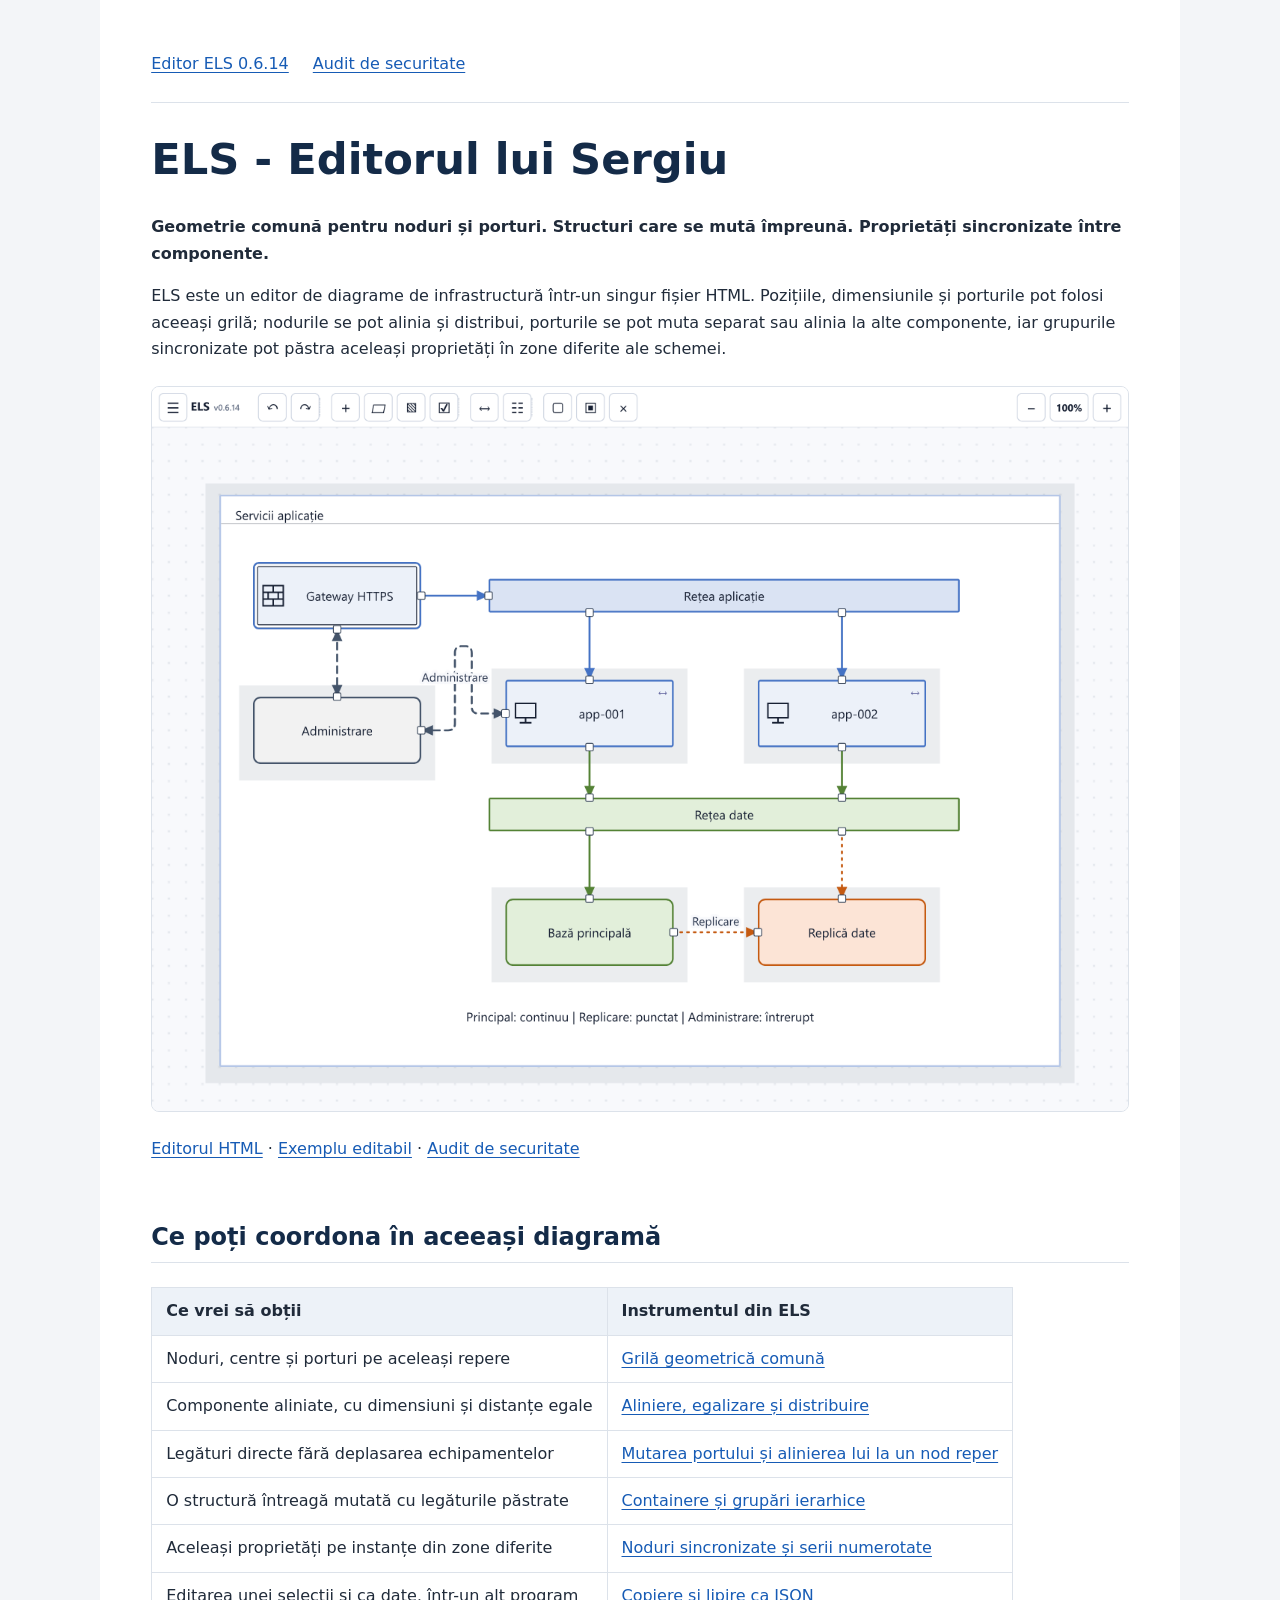
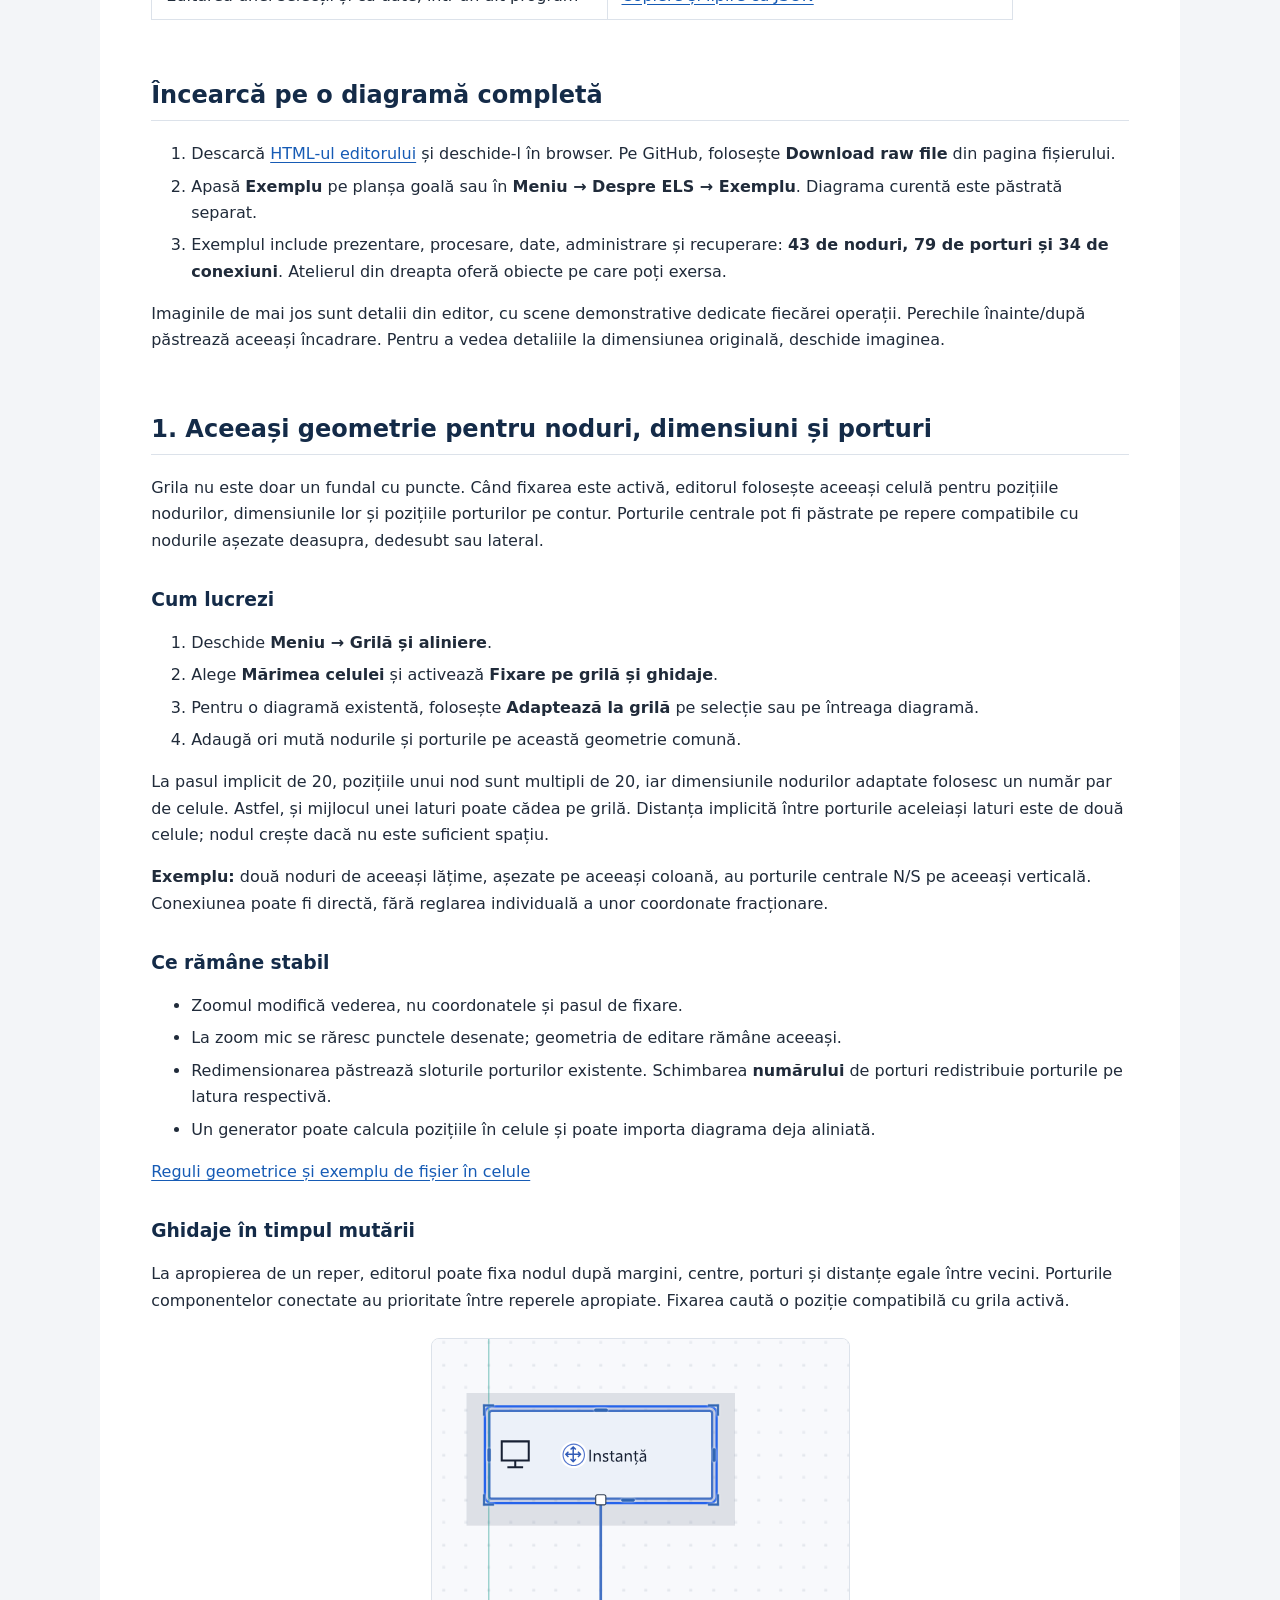
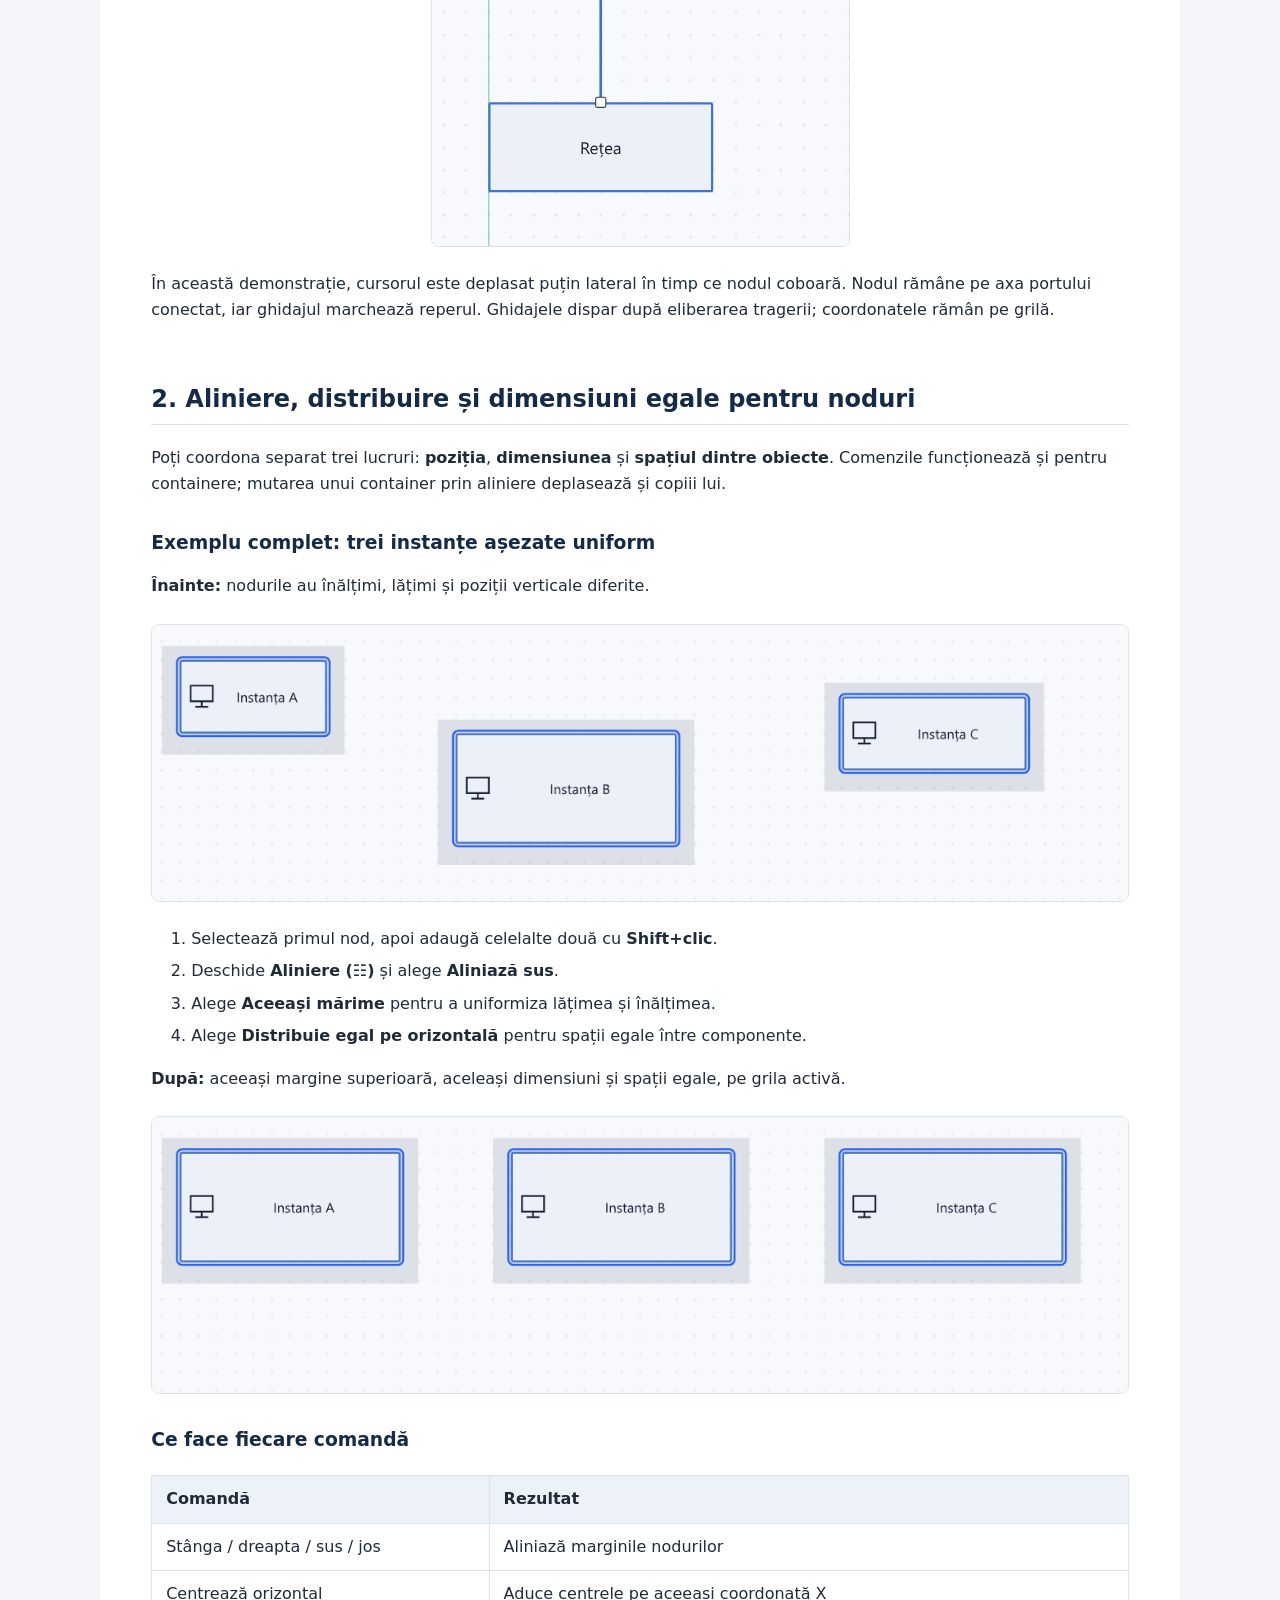
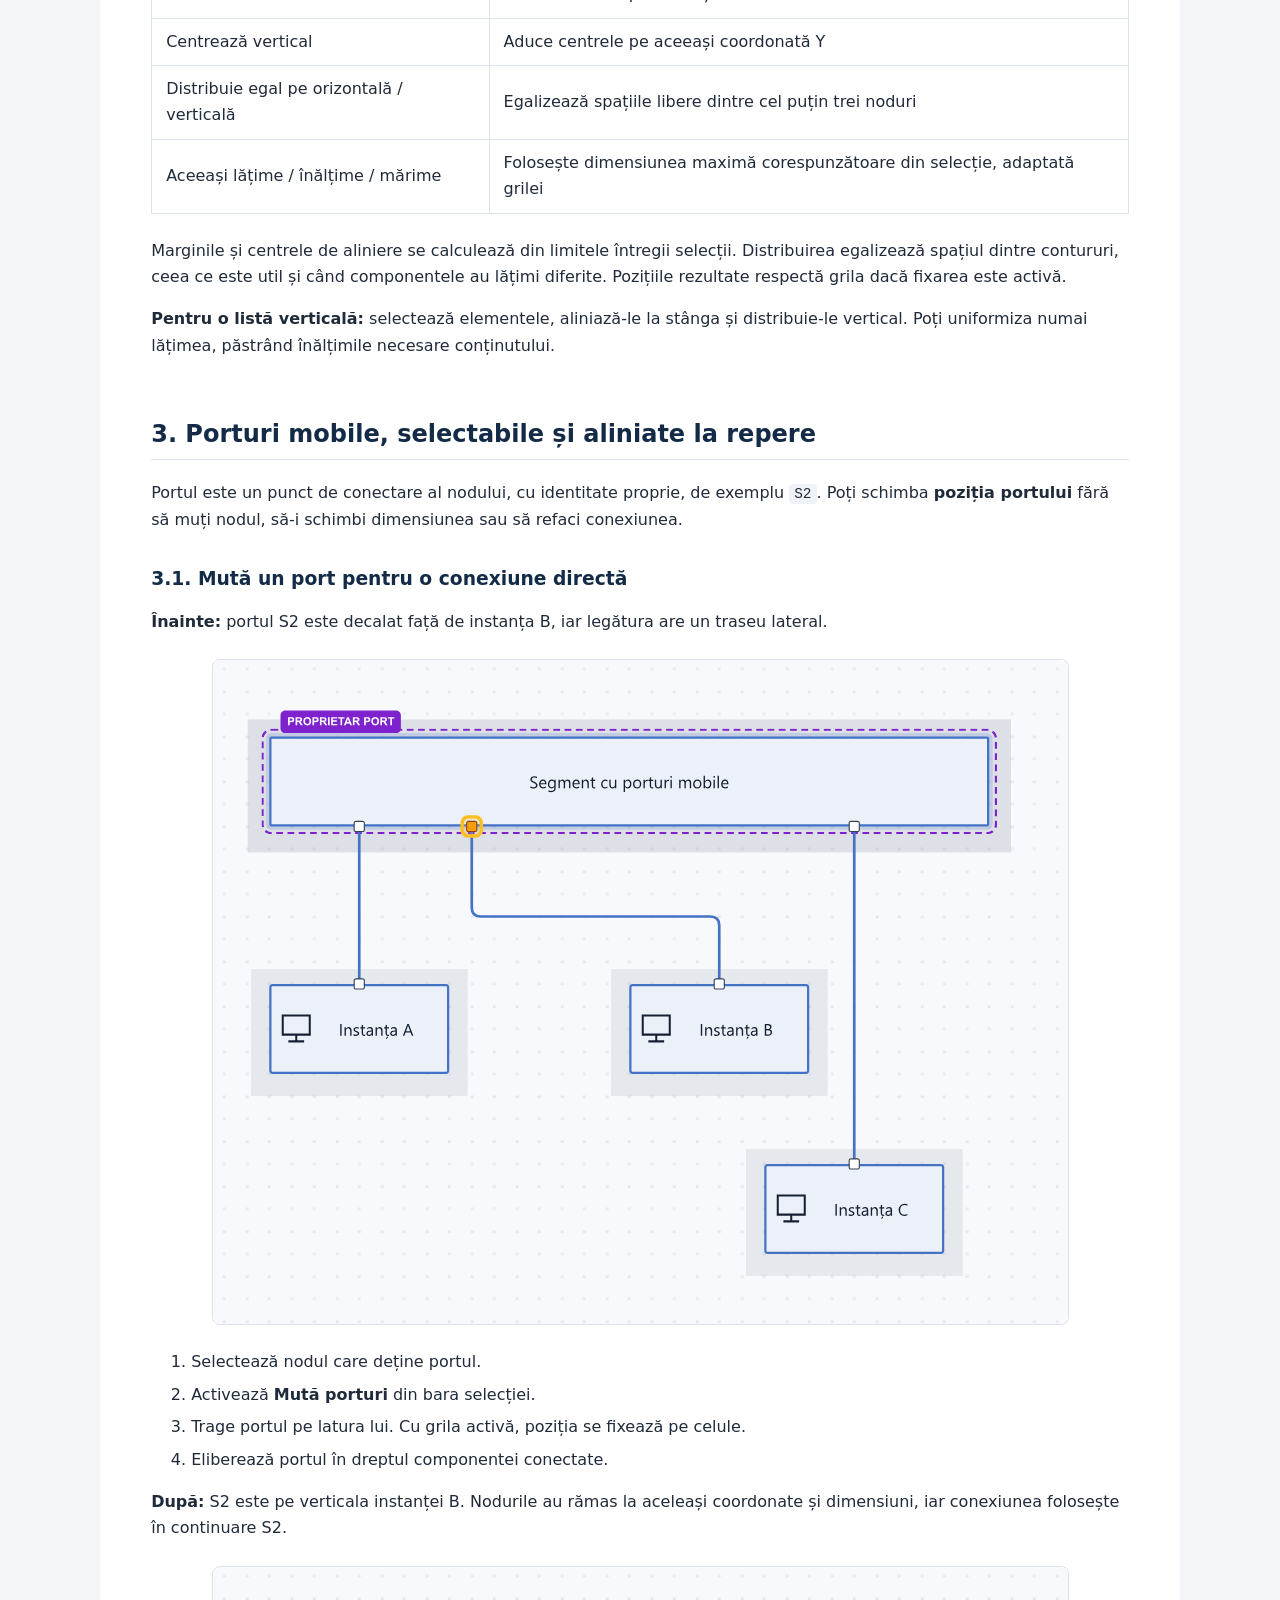
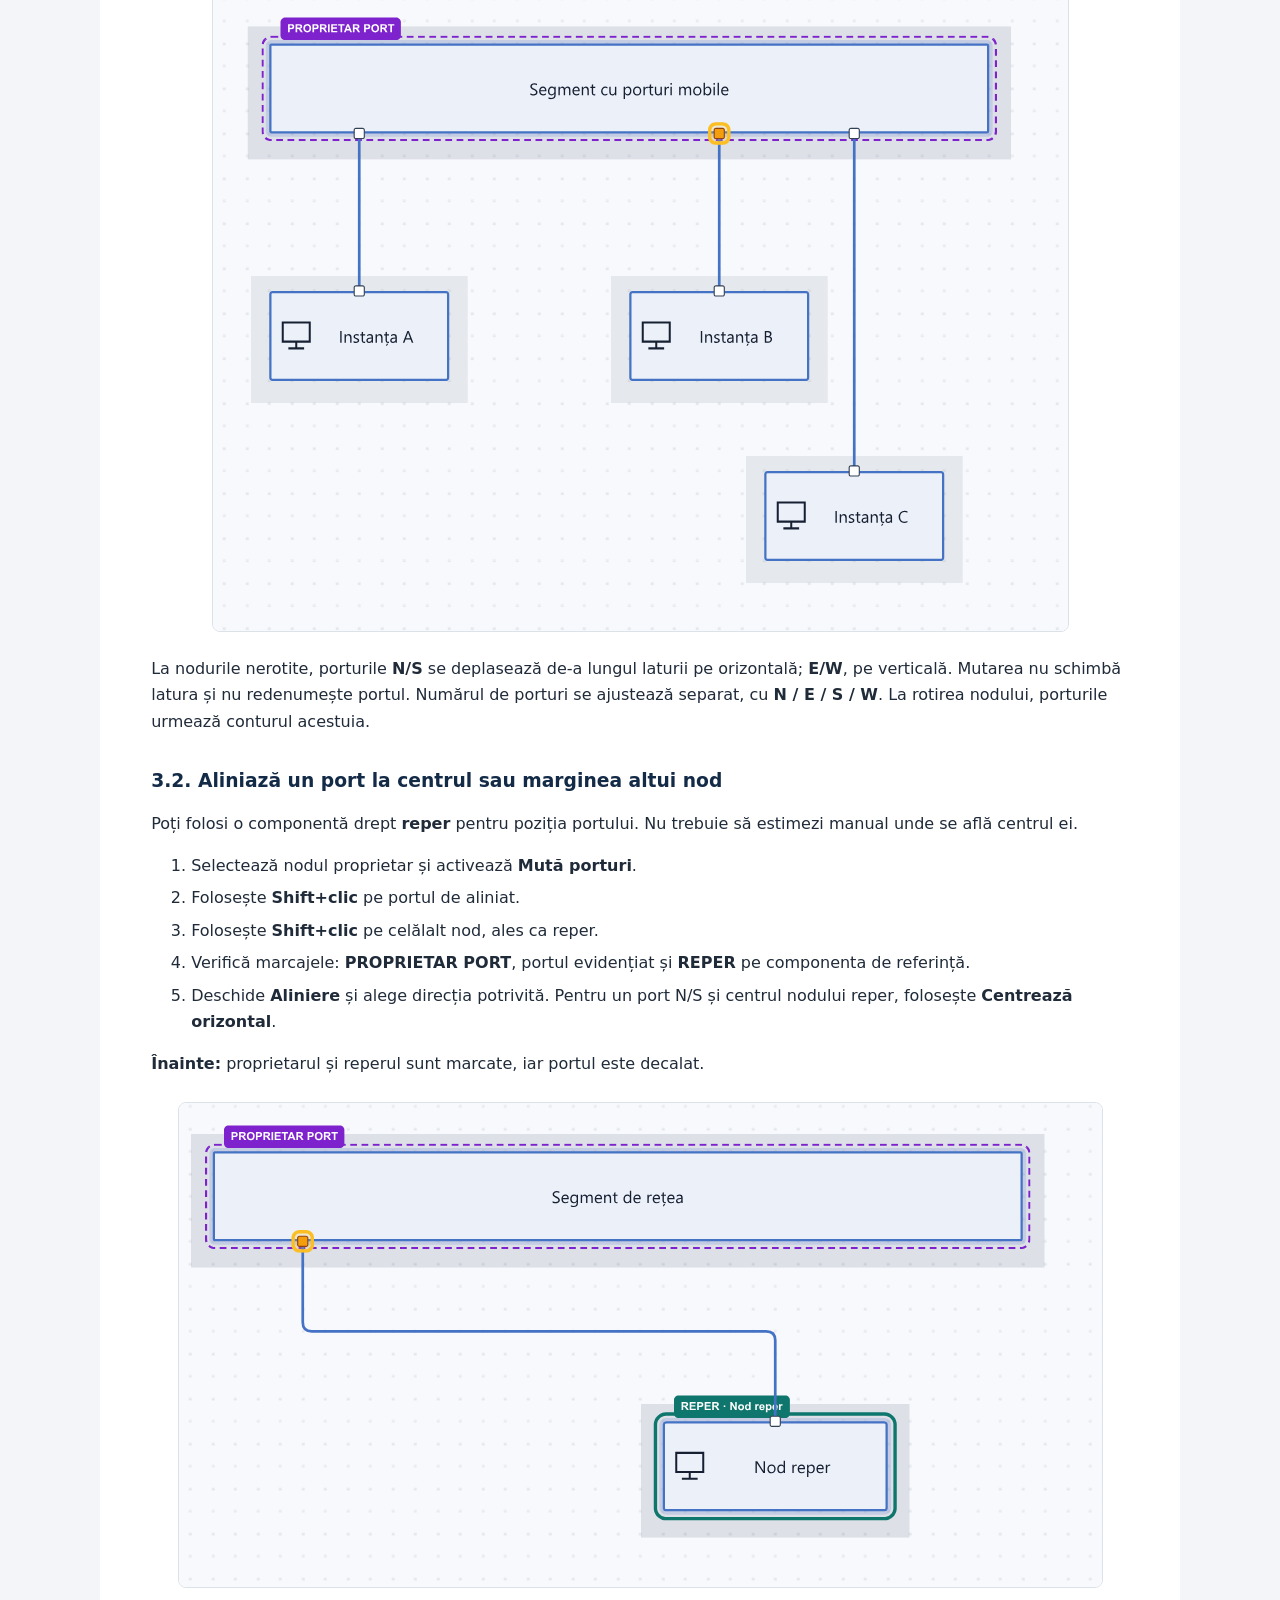
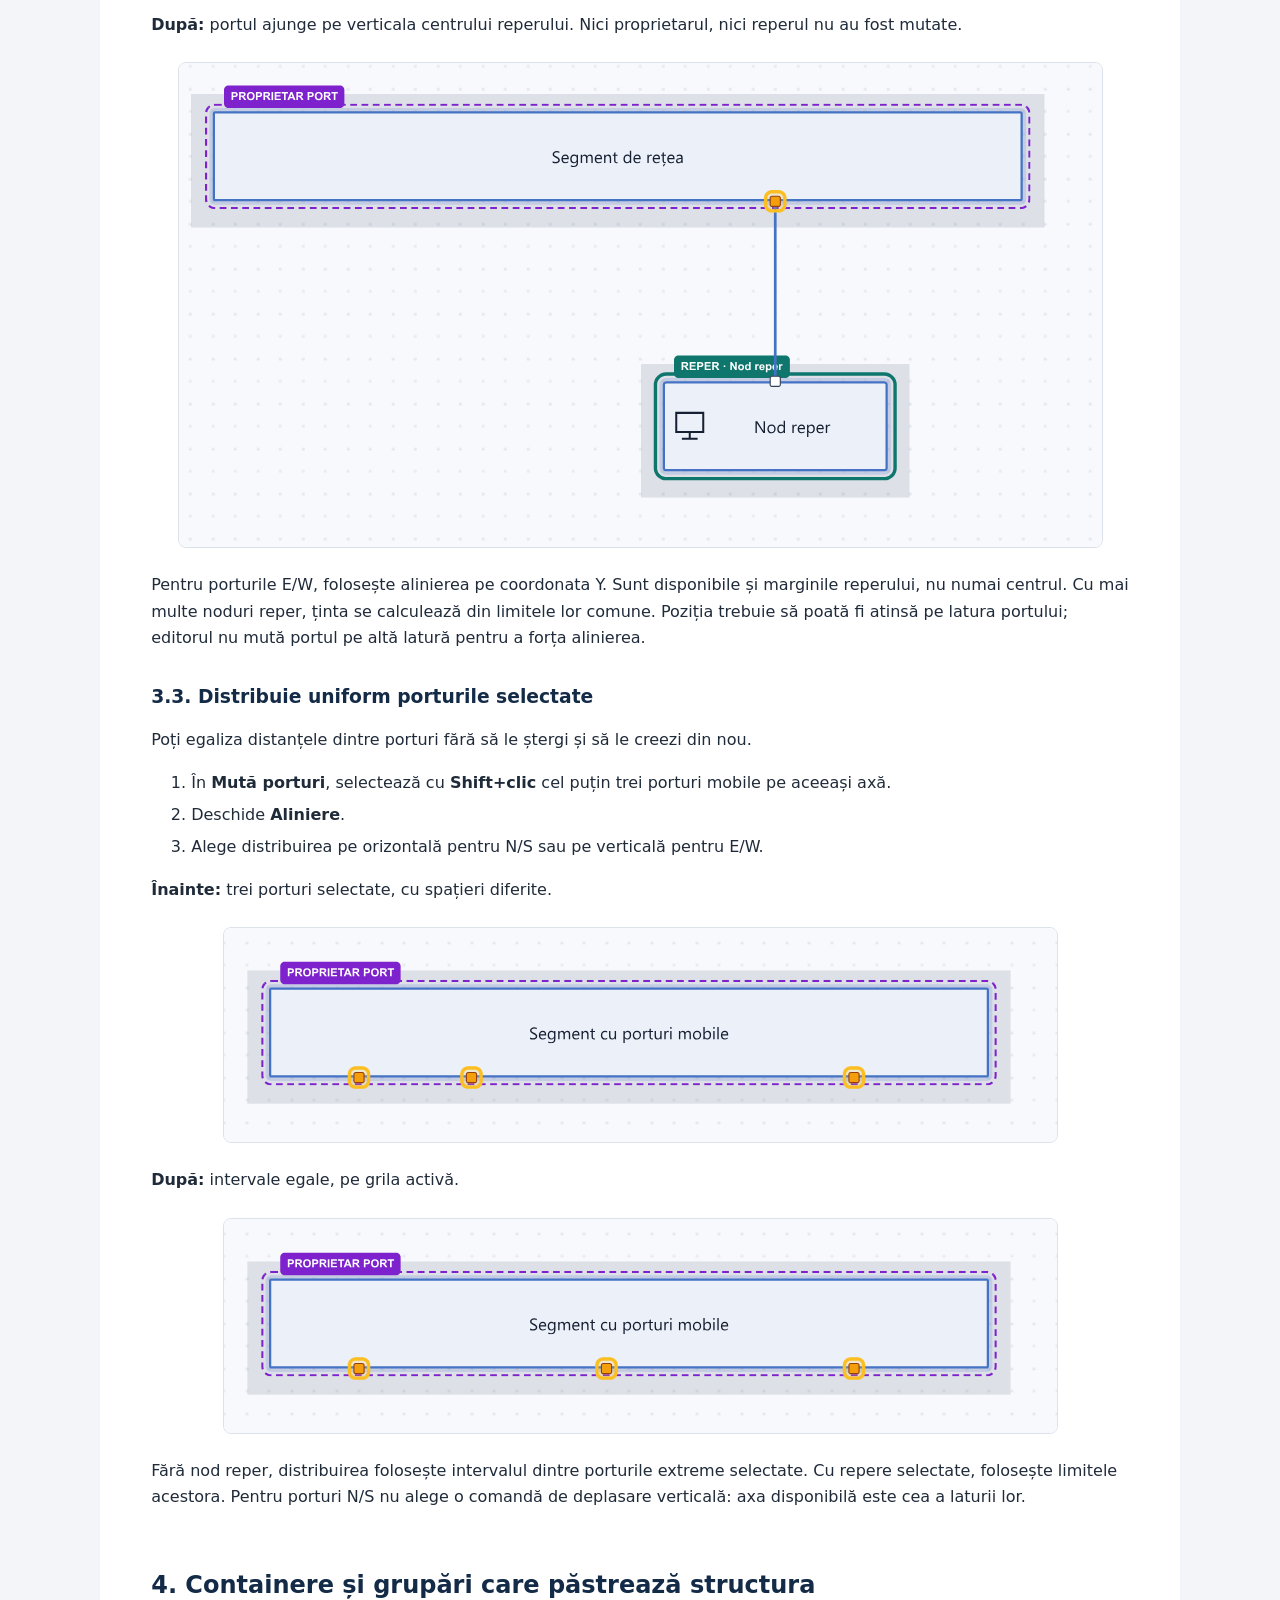
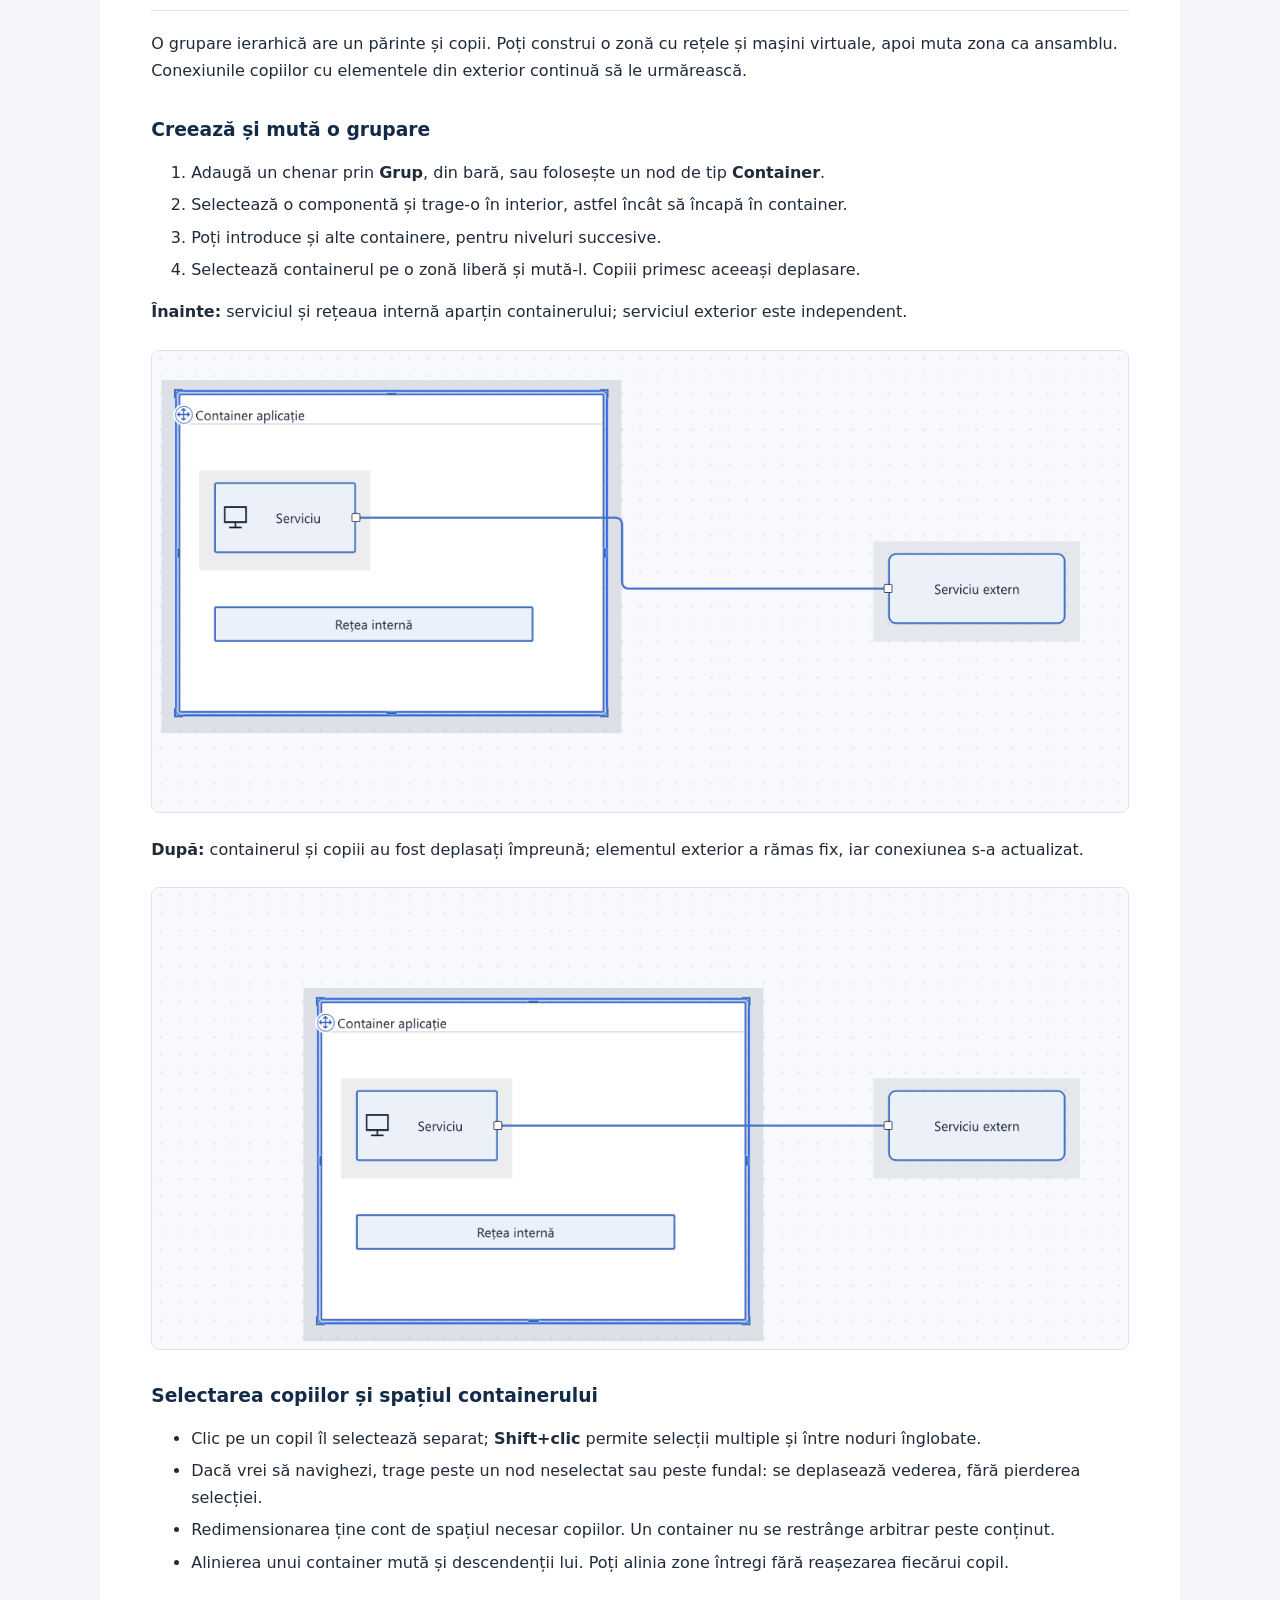
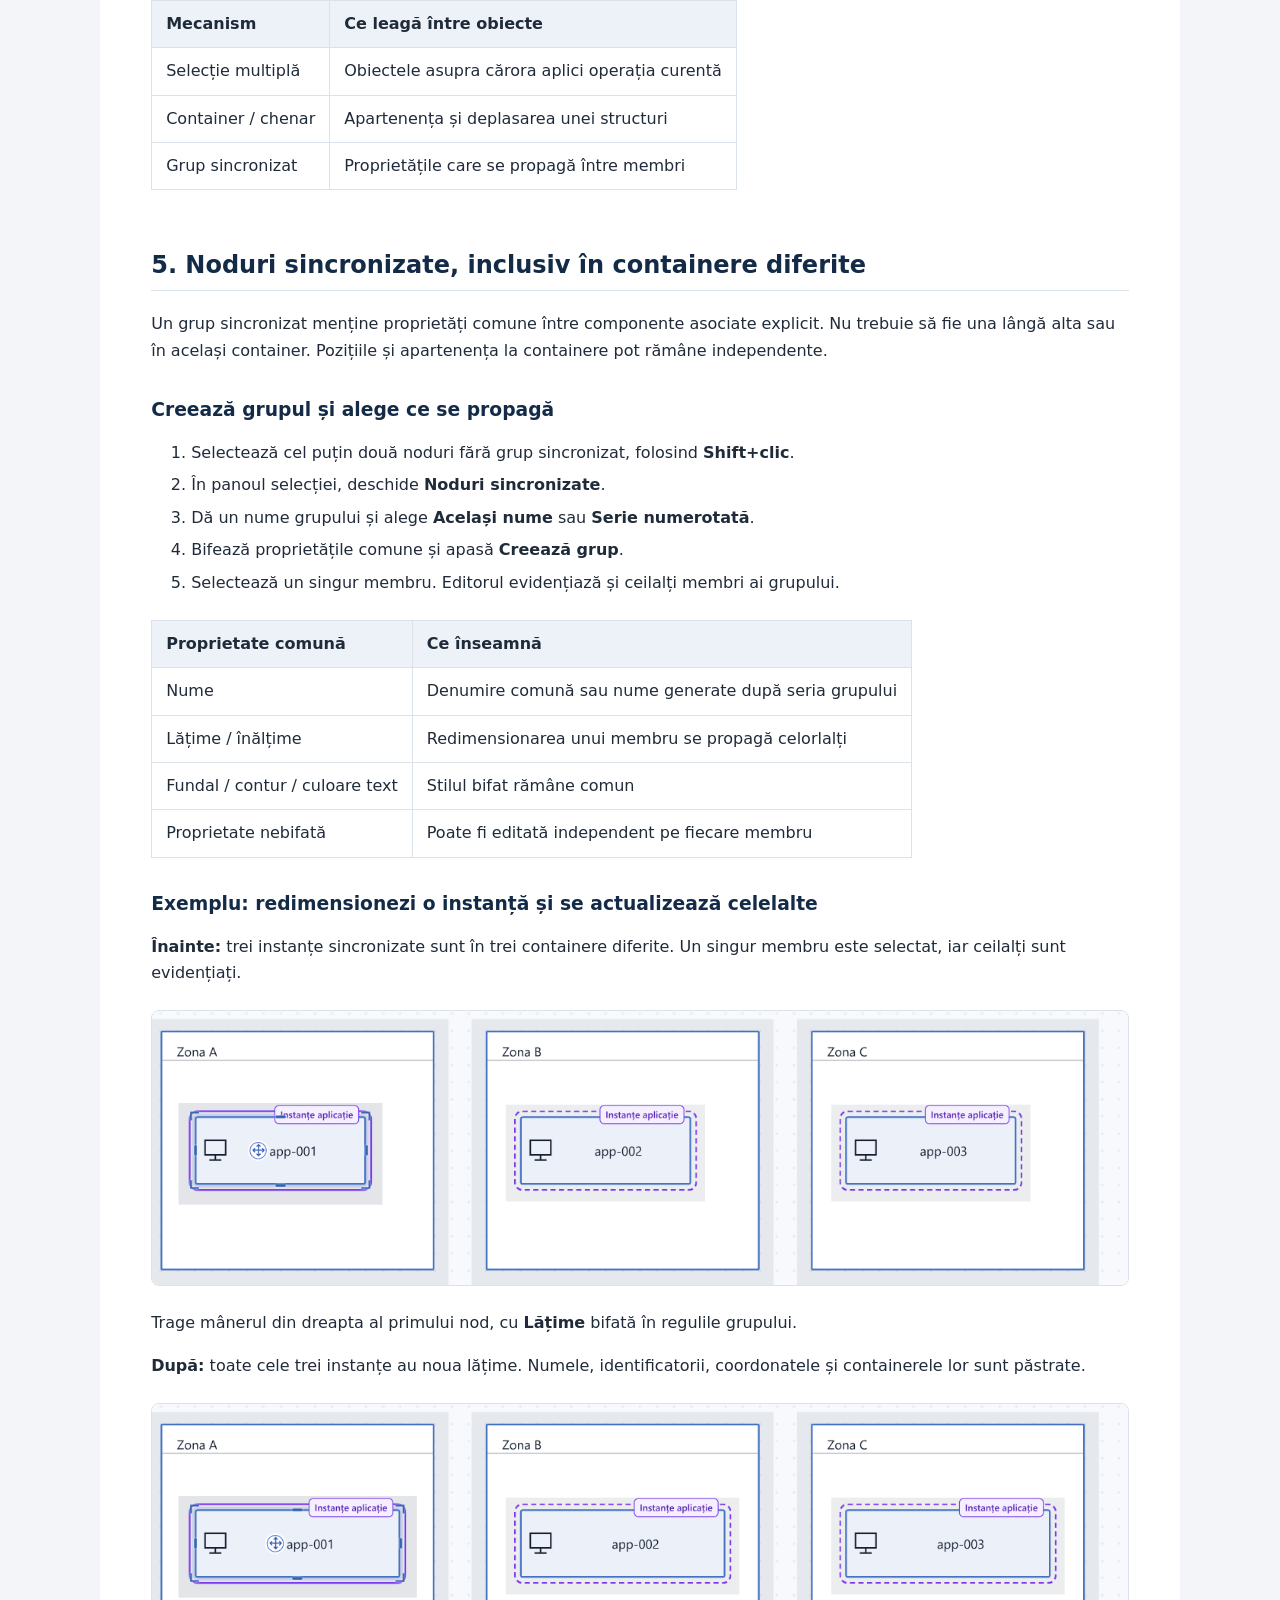
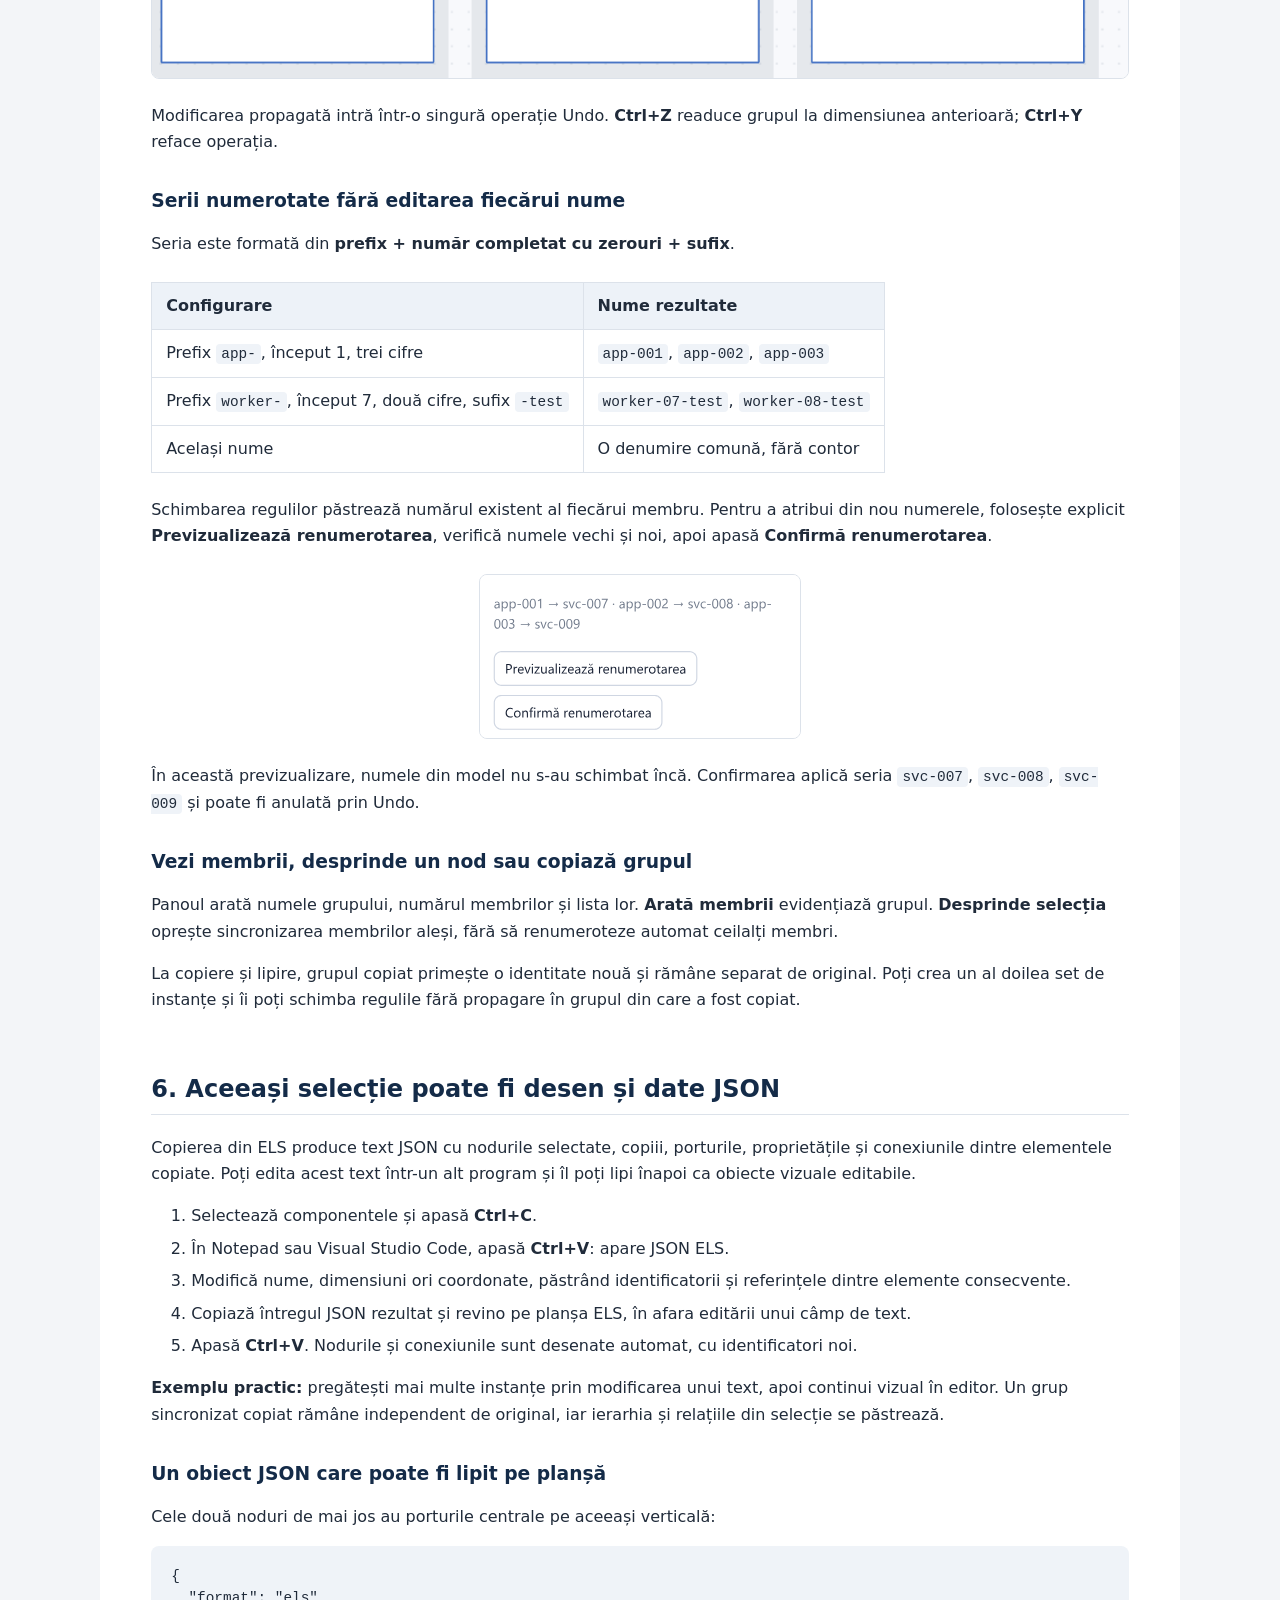
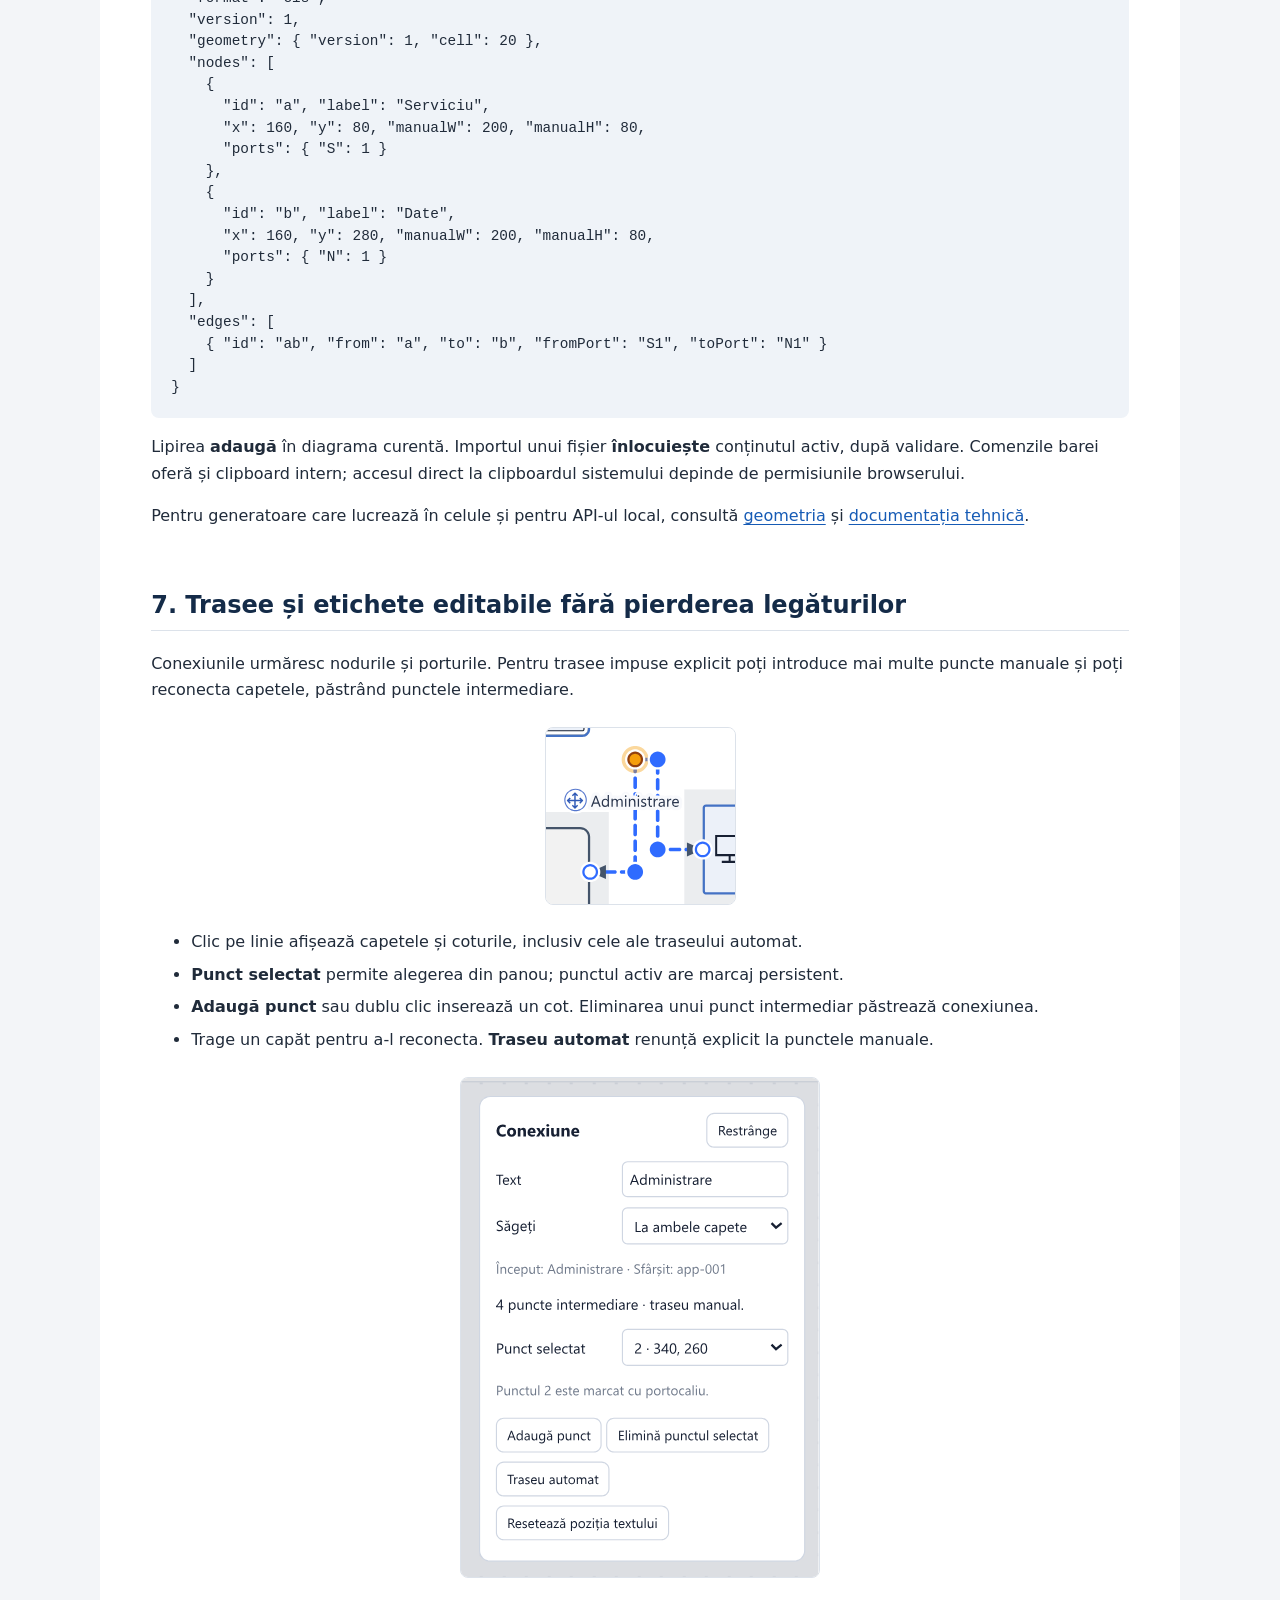
<file: els/els-0.6.14-manual.html>
<!doctype html>
<html lang="ro">
<head>
  <meta charset="utf-8">
  <meta name="viewport" content="width=device-width, initial-scale=1">
  <title>ELS 0.6.14 — Manual</title>
  <style>
    :root { color-scheme: light; font-family: system-ui, sans-serif; color: #202b3a; background: #f3f5f8; line-height: 1.65; }
    * { box-sizing: border-box; }
    body { margin: 0; }
    main { max-width: 1080px; margin: auto; padding: clamp(20px, 4vw, 56px); background: white; }
    nav { display: flex; flex-wrap: wrap; gap: 12px 24px; padding-bottom: 24px; border-bottom: 1px solid #dce2ea; }
    a { color: #165bb5; text-underline-offset: 3px; overflow-wrap: anywhere; }
    h1, h2, h3 { line-height: 1.25; color: #142b48; }
    h1 { font-size: clamp(1.9rem, 5vw, 2.7rem); }
    h2 { margin-top: 2.5em; padding-bottom: 10px; border-bottom: 1px solid #dce2ea; }
    h3 { margin-top: 1.8em; }
    img { display: block; max-width: 100%; height: auto; margin: 24px auto; border: 1px solid #dce2ea; border-radius: 8px; }
    table { display: block; width: 100%; overflow-x: auto; border-collapse: collapse; margin: 24px 0; }
    th, td { border: 1px solid #dce2ea; text-align: left; padding: 10px 14px; }
    th { background: #edf2f8; }
    pre { padding: 20px; overflow-x: auto; background: #eff3f8; border-radius: 8px; line-height: 1.5; }
    code { font-family: ui-monospace, monospace; font-size: .9em; }
    :not(pre) > code { background: #eff3f8; padding: 2px 5px; border-radius: 4px; }
    blockquote { margin: 24px 0; padding: 8px 24px; border-left: 4px solid #165bb5; background: #f3f7fc; }
    li { margin: 6px 0; }
    details { padding: 16px; border: 1px solid #dce2ea; border-radius: 8px; }
    summary { cursor: pointer; font-weight: 600; }
    @media print { :root { background: white; } main { max-width: none; padding: 0; } nav { display: none; } }
  </style>
</head>
<body>
<main>
  <nav aria-label="ELS"><a href="els-0.6.14.html">Editor ELS 0.6.14</a><a href="els-0.6.14-audit-securitate.html">Audit de securitate</a></nav>
<h1 id="els-editorul-lui-sergiu">ELS - Editorul lui Sergiu</h1>
<p><strong>Geometrie comună pentru noduri și porturi. Structuri care se mută împreună. Proprietăți sincronizate între componente.</strong></p>
<p>ELS este un editor de diagrame de infrastructură într-un singur fișier HTML. Pozițiile, dimensiunile și porturile pot folosi aceeași grilă; nodurile se pot alinia și distribui, porturile se pot muta separat sau alinia la alte componente, iar grupurile sincronizate pot păstra aceleași proprietăți în zone diferite ale schemei.</p>
<p><img loading="lazy" alt="Editorul ELS, cu bara pe iconițe și o diagramă de servicii, rețele și porturi" src="images/editor-diagrama.png" /></p>
<p><a href="els-0.6.14.html">Editorul HTML</a> · <a href="demo.els.json">Exemplu editabil</a> · <a href="els-0.6.14-audit-securitate.html">Audit de securitate</a></p>
<h2 id="ce-poti-coordona-in-aceeasi-diagrama">Ce poți coordona în aceeași diagramă</h2>
<table>
<thead>
<tr>
<th>Ce vrei să obții</th>
<th>Instrumentul din ELS</th>
</tr>
</thead>
<tbody>
<tr>
<td>Noduri, centre și porturi pe aceleași repere</td>
<td><a href="#grila">Grilă geometrică comună</a></td>
</tr>
<tr>
<td>Componente aliniate, cu dimensiuni și distanțe egale</td>
<td><a href="#aliniere">Aliniere, egalizare și distribuire</a></td>
</tr>
<tr>
<td>Legături directe fără deplasarea echipamentelor</td>
<td><a href="#porturi">Mutarea portului și alinierea lui la un nod reper</a></td>
</tr>
<tr>
<td>O structură întreagă mutată cu legăturile păstrate</td>
<td><a href="#grupari">Containere și grupări ierarhice</a></td>
</tr>
<tr>
<td>Aceleași proprietăți pe instanțe din zone diferite</td>
<td><a href="#sincronizare">Noduri sincronizate și serii numerotate</a></td>
</tr>
<tr>
<td>Editarea unei selecții și ca date, într-un alt program</td>
<td><a href="#json">Copiere și lipire ca JSON</a></td>
</tr>
</tbody>
</table>
<h2 id="incearca-pe-o-diagrama-completa">Încearcă pe o diagramă completă</h2>
<ol>
<li>Descarcă <a href="els-0.6.14.html">HTML-ul editorului</a> și deschide-l în browser. Pe GitHub, folosește <strong>Download raw file</strong> din pagina fișierului.</li>
<li>Apasă <strong>Exemplu</strong> pe planșa goală sau în <strong>Meniu → Despre ELS → Exemplu</strong>. Diagrama curentă este păstrată separat.</li>
<li>Exemplul include prezentare, procesare, date, administrare și recuperare: <strong>43 de noduri, 79 de porturi și 34 de conexiuni</strong>. Atelierul din dreapta oferă obiecte pe care poți exersa.</li>
</ol>
<p>Imaginile de mai jos sunt detalii din editor, cu scene demonstrative dedicate fiecărei operații. Perechile înainte/după păstrează aceeași încadrare. Pentru a vedea detaliile la dimensiunea originală, deschide imaginea.</p>
<p><a id="grila"></a></p>
<h2 id="1-aceeasi-geometrie-pentru-noduri-dimensiuni-si-porturi">1. Aceeași geometrie pentru noduri, dimensiuni și porturi</h2>
<p>Grila nu este doar un fundal cu puncte. Când fixarea este activă, editorul folosește aceeași celulă pentru pozițiile nodurilor, dimensiunile lor și pozițiile porturilor pe contur. Porturile centrale pot fi păstrate pe repere compatibile cu nodurile așezate deasupra, dedesubt sau lateral.</p>
<h3 id="cum-lucrezi">Cum lucrezi</h3>
<ol>
<li>Deschide <strong>Meniu → Grilă și aliniere</strong>.</li>
<li>Alege <strong>Mărimea celulei</strong> și activează <strong>Fixare pe grilă și ghidaje</strong>.</li>
<li>Pentru o diagramă existentă, folosește <strong>Adaptează la grilă</strong> pe selecție sau pe întreaga diagramă.</li>
<li>Adaugă ori mută nodurile și porturile pe această geometrie comună.</li>
</ol>
<p>La pasul implicit de 20, pozițiile unui nod sunt multipli de 20, iar dimensiunile nodurilor adaptate folosesc un număr par de celule. Astfel, și mijlocul unei laturi poate cădea pe grilă. Distanța implicită între porturile aceleiași laturi este de două celule; nodul crește dacă nu este suficient spațiu.</p>
<p><strong>Exemplu:</strong> două noduri de aceeași lățime, așezate pe aceeași coloană, au porturile centrale N/S pe aceeași verticală. Conexiunea poate fi directă, fără reglarea individuală a unor coordonate fracționare.</p>
<h3 id="ce-ramane-stabil">Ce rămâne stabil</h3>
<ul>
<li>Zoomul modifică vederea, nu coordonatele și pasul de fixare.</li>
<li>La zoom mic se răresc punctele desenate; geometria de editare rămâne aceeași.</li>
<li>Redimensionarea păstrează sloturile porturilor existente. Schimbarea <strong>numărului</strong> de porturi redistribuie porturile pe latura respectivă.</li>
<li>Un generator poate calcula pozițiile în celule și poate importa diagrama deja aliniată.</li>
</ul>
<p><a href="https://github.com/nevrax/els-dev/blob/dac6500/docs/grid-geometry.md">Reguli geometrice și exemplu de fișier în celule</a></p>
<h3 id="ghidaje-in-timpul-mutarii">Ghidaje în timpul mutării</h3>
<p>La apropierea de un reper, editorul poate fixa nodul după margini, centre, porturi și distanțe egale între vecini. Porturile componentelor conectate au prioritate între reperele apropiate. Fixarea caută o poziție compatibilă cu grila activă.</p>
<p><img loading="lazy" alt="Ghidaj în timpul tragerii: nodul se deplasează pe verticală, păstrând axa porturilor conectate" src="images/grila-ghidaj.png" /></p>
<p>În această demonstrație, cursorul este deplasat puțin lateral în timp ce nodul coboară. Nodul rămâne pe axa portului conectat, iar ghidajul marchează reperul. Ghidajele dispar după eliberarea tragerii; coordonatele rămân pe grilă.</p>
<p><a id="aliniere"></a></p>
<h2 id="2-aliniere-distribuire-si-dimensiuni-egale-pentru-noduri">2. Aliniere, distribuire și dimensiuni egale pentru noduri</h2>
<p>Poți coordona separat trei lucruri: <strong>poziția</strong>, <strong>dimensiunea</strong> și <strong>spațiul dintre obiecte</strong>. Comenzile funcționează și pentru containere; mutarea unui container prin aliniere deplasează și copiii lui.</p>
<h3 id="exemplu-complet-trei-instante-asezate-uniform">Exemplu complet: trei instanțe așezate uniform</h3>
<p><strong>Înainte:</strong> nodurile au înălțimi, lățimi și poziții verticale diferite.</p>
<p><img loading="lazy" alt="Înainte de aliniere: trei noduri selectate, cu dimensiuni și poziții diferite" src="images/noduri-inainte.png" /></p>
<ol>
<li>Selectează primul nod, apoi adaugă celelalte două cu <strong>Shift+clic</strong>.</li>
<li>Deschide <strong>Aliniere (☷)</strong> și alege <strong>Aliniază sus</strong>.</li>
<li>Alege <strong>Aceeași mărime</strong> pentru a uniformiza lățimea și înălțimea.</li>
<li>Alege <strong>Distribuie egal pe orizontală</strong> pentru spații egale între componente.</li>
</ol>
<p><strong>După:</strong> aceeași margine superioară, aceleași dimensiuni și spații egale, pe grila activă.</p>
<p><img loading="lazy" alt="După aliniere, egalizare și distribuire: cele trei noduri au aceeași formă și spațiere" src="images/noduri-dupa.png" /></p>
<h3 id="ce-face-fiecare-comanda">Ce face fiecare comandă</h3>
<table>
<thead>
<tr>
<th>Comandă</th>
<th>Rezultat</th>
</tr>
</thead>
<tbody>
<tr>
<td>Stânga / dreapta / sus / jos</td>
<td>Aliniază marginile nodurilor</td>
</tr>
<tr>
<td>Centrează orizontal</td>
<td>Aduce centrele pe aceeași coordonată X</td>
</tr>
<tr>
<td>Centrează vertical</td>
<td>Aduce centrele pe aceeași coordonată Y</td>
</tr>
<tr>
<td>Distribuie egal pe orizontală / verticală</td>
<td>Egalizează spațiile libere dintre cel puțin trei noduri</td>
</tr>
<tr>
<td>Aceeași lățime / înălțime / mărime</td>
<td>Folosește dimensiunea maximă corespunzătoare din selecție, adaptată grilei</td>
</tr>
</tbody>
</table>
<p>Marginile și centrele de aliniere se calculează din limitele întregii selecții. Distribuirea egalizează spațiul dintre contururi, ceea ce este util și când componentele au lățimi diferite. Pozițiile rezultate respectă grila dacă fixarea este activă.</p>
<p><strong>Pentru o listă verticală:</strong> selectează elementele, aliniază-le la stânga și distribuie-le vertical. Poți uniformiza numai lățimea, păstrând înălțimile necesare conținutului.</p>
<p><a id="porturi"></a></p>
<h2 id="3-porturi-mobile-selectabile-si-aliniate-la-repere">3. Porturi mobile, selectabile și aliniate la repere</h2>
<p>Portul este un punct de conectare al nodului, cu identitate proprie, de exemplu <code>S2</code>. Poți schimba <strong>poziția portului</strong> fără să muți nodul, să-i schimbi dimensiunea sau să refaci conexiunea.</p>
<h3 id="31-muta-un-port-pentru-o-conexiune-directa">3.1. Mută un port pentru o conexiune directă</h3>
<p><strong>Înainte:</strong> portul S2 este decalat față de instanța B, iar legătura are un traseu lateral.</p>
<p><img loading="lazy" alt="Înainte: portul S2 nu este pe verticala instanței B" src="images/port-mutare-inainte.png" /></p>
<ol>
<li>Selectează nodul care deține portul.</li>
<li>Activează <strong>Mută porturi</strong> din bara selecției.</li>
<li>Trage portul pe latura lui. Cu grila activă, poziția se fixează pe celule.</li>
<li>Eliberează portul în dreptul componentei conectate.</li>
</ol>
<p><strong>După:</strong> S2 este pe verticala instanței B. Nodurile au rămas la aceleași coordonate și dimensiuni, iar conexiunea folosește în continuare S2.</p>
<p><img loading="lazy" alt="După: același port S2 este mutat, iar conexiunea către instanța B este verticală" src="images/port-mutare-dupa.png" /></p>
<p>La nodurile nerotite, porturile <strong>N/S</strong> se deplasează de-a lungul laturii pe orizontală; <strong>E/W</strong>, pe verticală. Mutarea nu schimbă latura și nu redenumește portul. Numărul de porturi se ajustează separat, cu <strong>N / E / S / W</strong>. La rotirea nodului, porturile urmează conturul acestuia.</p>
<h3 id="32-aliniaza-un-port-la-centrul-sau-marginea-altui-nod">3.2. Aliniază un port la centrul sau marginea altui nod</h3>
<p>Poți folosi o componentă drept <strong>reper</strong> pentru poziția portului. Nu trebuie să estimezi manual unde se află centrul ei.</p>
<ol>
<li>Selectează nodul proprietar și activează <strong>Mută porturi</strong>.</li>
<li>Folosește <strong>Shift+clic</strong> pe portul de aliniat.</li>
<li>Folosește <strong>Shift+clic</strong> pe celălalt nod, ales ca reper.</li>
<li>Verifică marcajele: <strong>PROPRIETAR PORT</strong>, portul evidențiat și <strong>REPER</strong> pe componenta de referință.</li>
<li>Deschide <strong>Aliniere</strong> și alege direcția potrivită. Pentru un port N/S și centrul nodului reper, folosește <strong>Centrează orizontal</strong>.</li>
</ol>
<p><strong>Înainte:</strong> proprietarul și reperul sunt marcate, iar portul este decalat.</p>
<p><img loading="lazy" alt="Port selectat pe proprietar și nod reper evidențiat separat, înainte de aliniere" src="images/port-reper-inainte.png" /></p>
<p><strong>După:</strong> portul ajunge pe verticala centrului reperului. Nici proprietarul, nici reperul nu au fost mutate.</p>
<p><img loading="lazy" alt="După aliniere: portul este pe aceeași verticală cu centrul nodului reper" src="images/port-reper-dupa.png" /></p>
<p>Pentru porturile E/W, folosește alinierea pe coordonata Y. Sunt disponibile și marginile reperului, nu numai centrul. Cu mai multe noduri reper, ținta se calculează din limitele lor comune. Poziția trebuie să poată fi atinsă pe latura portului; editorul nu mută portul pe altă latură pentru a forța alinierea.</p>
<h3 id="33-distribuie-uniform-porturile-selectate">3.3. Distribuie uniform porturile selectate</h3>
<p>Poți egaliza distanțele dintre porturi fără să le ștergi și să le creezi din nou.</p>
<ol>
<li>În <strong>Mută porturi</strong>, selectează cu <strong>Shift+clic</strong> cel puțin trei porturi mobile pe aceeași axă.</li>
<li>Deschide <strong>Aliniere</strong>.</li>
<li>Alege distribuirea pe orizontală pentru N/S sau pe verticală pentru E/W.</li>
</ol>
<p><strong>Înainte:</strong> trei porturi selectate, cu spațieri diferite.</p>
<p><img loading="lazy" alt="Porturi selectate și spațiate neuniform" src="images/port-distributie-inainte.png" /></p>
<p><strong>După:</strong> intervale egale, pe grila activă.</p>
<p><img loading="lazy" alt="Aceleași porturi, distribuite uniform pe latură" src="images/port-distributie-dupa.png" /></p>
<p>Fără nod reper, distribuirea folosește intervalul dintre porturile extreme selectate. Cu repere selectate, folosește limitele acestora. Pentru porturi N/S nu alege o comandă de deplasare verticală: axa disponibilă este cea a laturii lor.</p>
<p><a id="grupari"></a></p>
<h2 id="4-containere-si-grupari-care-pastreaza-structura">4. Containere și grupări care păstrează structura</h2>
<p>O grupare ierarhică are un părinte și copii. Poți construi o zonă cu rețele și mașini virtuale, apoi muta zona ca ansamblu. Conexiunile copiilor cu elementele din exterior continuă să le urmărească.</p>
<h3 id="creeaza-si-muta-o-grupare">Creează și mută o grupare</h3>
<ol>
<li>Adaugă un chenar prin <strong>Grup</strong>, din bară, sau folosește un nod de tip <strong>Container</strong>.</li>
<li>Selectează o componentă și trage-o în interior, astfel încât să încapă în container.</li>
<li>Poți introduce și alte containere, pentru niveluri succesive.</li>
<li>Selectează containerul pe o zonă liberă și mută-l. Copiii primesc aceeași deplasare.</li>
</ol>
<p><strong>Înainte:</strong> serviciul și rețeaua internă aparțin containerului; serviciul exterior este independent.</p>
<p><img loading="lazy" alt="Container cu un serviciu și o rețea internă, conectat la un element exterior" src="images/container-inainte.png" /></p>
<p><strong>După:</strong> containerul și copiii au fost deplasați împreună; elementul exterior a rămas fix, iar conexiunea s-a actualizat.</p>
<p><img loading="lazy" alt="Containerul mutat împreună cu toți copiii, cu relațiile interne păstrate" src="images/container-dupa.png" /></p>
<h3 id="selectarea-copiilor-si-spatiul-containerului">Selectarea copiilor și spațiul containerului</h3>
<ul>
<li>Clic pe un copil îl selectează separat; <strong>Shift+clic</strong> permite selecții multiple și între noduri înglobate.</li>
<li>Dacă vrei să navighezi, trage peste un nod neselectat sau peste fundal: se deplasează vederea, fără pierderea selecției.</li>
<li>Redimensionarea ține cont de spațiul necesar copiilor. Un container nu se restrânge arbitrar peste conținut.</li>
<li>Alinierea unui container mută și descendenții lui. Poți alinia zone întregi fără reașezarea fiecărui copil.</li>
</ul>
<table>
<thead>
<tr>
<th>Mecanism</th>
<th>Ce leagă între obiecte</th>
</tr>
</thead>
<tbody>
<tr>
<td>Selecție multiplă</td>
<td>Obiectele asupra cărora aplici operația curentă</td>
</tr>
<tr>
<td>Container / chenar</td>
<td>Apartenența și deplasarea unei structuri</td>
</tr>
<tr>
<td>Grup sincronizat</td>
<td>Proprietățile care se propagă între membri</td>
</tr>
</tbody>
</table>
<p><a id="sincronizare"></a></p>
<h2 id="5-noduri-sincronizate-inclusiv-in-containere-diferite">5. Noduri sincronizate, inclusiv în containere diferite</h2>
<p>Un grup sincronizat menține proprietăți comune între componente asociate explicit. Nu trebuie să fie una lângă alta sau în același container. Pozițiile și apartenența la containere pot rămâne independente.</p>
<h3 id="creeaza-grupul-si-alege-ce-se-propaga">Creează grupul și alege ce se propagă</h3>
<ol>
<li>Selectează cel puțin două noduri fără grup sincronizat, folosind <strong>Shift+clic</strong>.</li>
<li>În panoul selecției, deschide <strong>Noduri sincronizate</strong>.</li>
<li>Dă un nume grupului și alege <strong>Același nume</strong> sau <strong>Serie numerotată</strong>.</li>
<li>Bifează proprietățile comune și apasă <strong>Creează grup</strong>.</li>
<li>Selectează un singur membru. Editorul evidențiază și ceilalți membri ai grupului.</li>
</ol>
<table>
<thead>
<tr>
<th>Proprietate comună</th>
<th>Ce înseamnă</th>
</tr>
</thead>
<tbody>
<tr>
<td>Nume</td>
<td>Denumire comună sau nume generate după seria grupului</td>
</tr>
<tr>
<td>Lățime / înălțime</td>
<td>Redimensionarea unui membru se propagă celorlalți</td>
</tr>
<tr>
<td>Fundal / contur / culoare text</td>
<td>Stilul bifat rămâne comun</td>
</tr>
<tr>
<td>Proprietate nebifată</td>
<td>Poate fi editată independent pe fiecare membru</td>
</tr>
</tbody>
</table>
<h3 id="exemplu-redimensionezi-o-instanta-si-se-actualizeaza-celelalte">Exemplu: redimensionezi o instanță și se actualizează celelalte</h3>
<p><strong>Înainte:</strong> trei instanțe sincronizate sunt în trei containere diferite. Un singur membru este selectat, iar ceilalți sunt evidențiați.</p>
<p><img loading="lazy" alt="Trei membri ai unui grup sincronizat, aflați în containere separate" src="images/sincronizare-inainte.png" /></p>
<p>Trage mânerul din dreapta al primului nod, cu <strong>Lățime</strong> bifată în regulile grupului.</p>
<p><strong>După:</strong> toate cele trei instanțe au noua lățime. Numele, identificatorii, coordonatele și containerele lor sunt păstrate.</p>
<p><img loading="lazy" alt="Lățimea modificată pe un singur membru se propagă către toate instanțele grupului" src="images/sincronizare-dupa.png" /></p>
<p>Modificarea propagată intră într-o singură operație Undo. <strong>Ctrl+Z</strong> readuce grupul la dimensiunea anterioară; <strong>Ctrl+Y</strong> reface operația.</p>
<h3 id="serii-numerotate-fara-editarea-fiecarui-nume">Serii numerotate fără editarea fiecărui nume</h3>
<p>Seria este formată din <strong>prefix + număr completat cu zerouri + sufix</strong>.</p>
<table>
<thead>
<tr>
<th>Configurare</th>
<th>Nume rezultate</th>
</tr>
</thead>
<tbody>
<tr>
<td>Prefix <code>app-</code>, început 1, trei cifre</td>
<td><code>app-001</code>, <code>app-002</code>, <code>app-003</code></td>
</tr>
<tr>
<td>Prefix <code>worker-</code>, început 7, două cifre, sufix <code>-test</code></td>
<td><code>worker-07-test</code>, <code>worker-08-test</code></td>
</tr>
<tr>
<td>Același nume</td>
<td>O denumire comună, fără contor</td>
</tr>
</tbody>
</table>
<p>Schimbarea regulilor păstrează numărul existent al fiecărui membru. Pentru a atribui din nou numerele, folosește explicit <strong>Previzualizează renumerotarea</strong>, verifică numele vechi și noi, apoi apasă <strong>Confirmă renumerotarea</strong>.</p>
<p><img loading="lazy" alt="Previzualizarea numelor vechi și noi, înainte de confirmarea renumerotării" src="images/sincronizare-previzualizare.png" /></p>
<p>În această previzualizare, numele din model nu s-au schimbat încă. Confirmarea aplică seria <code>svc-007</code>, <code>svc-008</code>, <code>svc-009</code> și poate fi anulată prin Undo.</p>
<h3 id="vezi-membrii-desprinde-un-nod-sau-copiaza-grupul">Vezi membrii, desprinde un nod sau copiază grupul</h3>
<p>Panoul arată numele grupului, numărul membrilor și lista lor. <strong>Arată membrii</strong> evidențiază grupul. <strong>Desprinde selecția</strong> oprește sincronizarea membrilor aleși, fără să renumeroteze automat ceilalți membri.</p>
<p>La copiere și lipire, grupul copiat primește o identitate nouă și rămâne separat de original. Poți crea un al doilea set de instanțe și îi poți schimba regulile fără propagare în grupul din care a fost copiat.</p>
<p><a id="json"></a></p>
<h2 id="6-aceeasi-selectie-poate-fi-desen-si-date-json">6. Aceeași selecție poate fi desen și date JSON</h2>
<p>Copierea din ELS produce text JSON cu nodurile selectate, copiii, porturile, proprietățile și conexiunile dintre elementele copiate. Poți edita acest text într-un alt program și îl poți lipi înapoi ca obiecte vizuale editabile.</p>
<ol>
<li>Selectează componentele și apasă <strong>Ctrl+C</strong>.</li>
<li>În Notepad sau Visual Studio Code, apasă <strong>Ctrl+V</strong>: apare JSON ELS.</li>
<li>Modifică nume, dimensiuni ori coordonate, păstrând identificatorii și referințele dintre elemente consecvente.</li>
<li>Copiază întregul JSON rezultat și revino pe planșa ELS, în afara editării unui câmp de text.</li>
<li>Apasă <strong>Ctrl+V</strong>. Nodurile și conexiunile sunt desenate automat, cu identificatori noi.</li>
</ol>
<p><strong>Exemplu practic:</strong> pregătești mai multe instanțe prin modificarea unui text, apoi continui vizual în editor. Un grup sincronizat copiat rămâne independent de original, iar ierarhia și relațiile din selecție se păstrează.</p>
<h3 id="un-obiect-json-care-poate-fi-lipit-pe-plansa">Un obiect JSON care poate fi lipit pe planșă</h3>
<p>Cele două noduri de mai jos au porturile centrale pe aceeași verticală:</p>
<pre><code class="language-json">{
  &quot;format&quot;: &quot;els&quot;,
  &quot;version&quot;: 1,
  &quot;geometry&quot;: { &quot;version&quot;: 1, &quot;cell&quot;: 20 },
  &quot;nodes&quot;: [
    {
      &quot;id&quot;: &quot;a&quot;, &quot;label&quot;: &quot;Serviciu&quot;,
      &quot;x&quot;: 160, &quot;y&quot;: 80, &quot;manualW&quot;: 200, &quot;manualH&quot;: 80,
      &quot;ports&quot;: { &quot;S&quot;: 1 }
    },
    {
      &quot;id&quot;: &quot;b&quot;, &quot;label&quot;: &quot;Date&quot;,
      &quot;x&quot;: 160, &quot;y&quot;: 280, &quot;manualW&quot;: 200, &quot;manualH&quot;: 80,
      &quot;ports&quot;: { &quot;N&quot;: 1 }
    }
  ],
  &quot;edges&quot;: [
    { &quot;id&quot;: &quot;ab&quot;, &quot;from&quot;: &quot;a&quot;, &quot;to&quot;: &quot;b&quot;, &quot;fromPort&quot;: &quot;S1&quot;, &quot;toPort&quot;: &quot;N1&quot; }
  ]
}
</code></pre>
<p>Lipirea <strong>adaugă</strong> în diagrama curentă. Importul unui fișier <strong>înlocuiește</strong> conținutul activ, după validare. Comenzile barei oferă și clipboard intern; accesul direct la clipboardul sistemului depinde de permisiunile browserului.</p>
<p>Pentru generatoare care lucrează în celule și pentru API-ul local, consultă <a href="https://github.com/nevrax/els-dev/blob/dac6500/docs/grid-geometry.md">geometria</a> și <a href="https://github.com/nevrax/els-dev/blob/dac6500/scripts/README.md#api-local">documentația tehnică</a>.</p>
<h2 id="7-trasee-si-etichete-editabile-fara-pierderea-legaturilor">7. Trasee și etichete editabile fără pierderea legăturilor</h2>
<p>Conexiunile urmăresc nodurile și porturile. Pentru trasee impuse explicit poți introduce mai multe puncte manuale și poți reconecta capetele, păstrând punctele intermediare.</p>
<p><img loading="lazy" alt="Coturi, capete și punctul activ, evidențiat cu portocaliu" src="images/conexiune-puncte.png" /></p>
<ul>
<li>Clic pe linie afișează capetele și coturile, inclusiv cele ale traseului automat.</li>
<li><strong>Punct selectat</strong> permite alegerea din panou; punctul activ are marcaj persistent.</li>
<li><strong>Adaugă punct</strong> sau dublu clic inserează un cot. Eliminarea unui punct intermediar păstrează conexiunea.</li>
<li>Trage un capăt pentru a-l reconecta. <strong>Traseu automat</strong> renunță explicit la punctele manuale.</li>
</ul>
<p><img loading="lazy" alt="Panoul unei conexiuni: puncte selectabile, adăugare, eliminare și revenire la traseul automat" src="images/conexiune-panou.png" /></p>
<p>Textul nodului și textul liniei au același tip de mâner pentru mutare. Etichetele rămân lângă obiectul lor, fără să deplaseze porturile ori traseul. Nodurile acceptă încadrare automată, rânduri manuale cu <strong>Shift+Enter</strong> și un singur rând. <strong>Text redus</strong> definește separat denumirea folosită la zoom mic, păstrând numele complet pentru editare.</p>
<h2 id="lucru-local-fisiere-si-prezentare">Lucru local, fișiere și prezentare</h2>
<p>ELS include codul, stilurile, simbolurile și exemplul în HTML. Funcționează fără instalarea editorului, fără cont, fără server obligatoriu și fără descărcarea unor biblioteci sau fonturi. Poate fi folosit fără internet, inclusiv într-o rețea izolată.</p>
<blockquote>
<p><strong>HTML-ul este editorul. ELS JSON este diagrama.</strong> Pentru transfer pe alt calculator, copiază ambele fișiere. Biblioteca browserului nu este încorporată în HTML.</p>
</blockquote>
<h3 id="salvare-si-copii-de-lucru">Salvare și copii de lucru</h3>
<p><strong>Diagrame locale</strong> permite creare, schimbare, redenumire, ștergere și salvarea unei copii. Editările sunt salvate automat în browser. Pentru o variantă nouă, salvează mai întâi o copie; pentru păstrare în afara browserului, folosește <strong>Export ELS</strong>.</p>
<p>Biblioteca aparține profilului browserului și adresei editorului. Alt browser sau altă adresă poate afișa o bibliotecă diferită. Ștergerea datelor browserului sau resetarea completă ELS poate elimina datele locale.</p>
<h3 id="formate-de-export">Formate de export</h3>
<table>
<thead>
<tr>
<th>Format</th>
<th>Utilizare</th>
</tr>
</thead>
<tbody>
<tr>
<td>ELS JSON</td>
<td>Diagrama editabilă: ierarhii, porturi, stiluri, puncte și grupuri sincronizate</td>
</tr>
<tr>
<td>SVG</td>
<td>Forme vectoriale pentru documente și imprimare</td>
</tr>
<tr>
<td>PNG / JPG</td>
<td>Imagini raster la scara aleasă</td>
</tr>
<tr>
<td>Mermaid</td>
<td>Noduri și relații descrise ca text, pentru documentație</td>
</tr>
</tbody>
</table>
<p>Scara imaginii exportate poate urma zoomul curent sau o valoare explicită, precum 100% ori 200%. Exporturile grafice includ textele, stilurile, porturile, punctele manuale și săgețile. Mermaid nu păstrează întreaga geometrie și toate proprietățile ELS; importul Mermaid și exporturile YAML/XML nu sunt disponibile.</p>
<h3 id="zoom-si-prezentare">Zoom și prezentare</h3>
<p>Rotița, comenzile <strong>- / +</strong>, revenirea la <strong>100%</strong> și încadrarea selecției sau a diagramei schimbă vederea, fără modificarea coordonatelor. Pe ecrane tactile poți folosi două degete. <strong>Prezentare</strong> ascunde bara, iar <strong>Escape</strong> revine la editor.</p>
<details>
<summary>Alte instrumente de editare și stilizare</summary><ul>
<li><strong>Tipuri de nod:</strong> echipament general, mașină virtuală, firewall, segment de rețea și container, cu forme ori simboluri distincte.</li>
<li><strong>Redimensionare și rotire:</strong> mânere de latură și colț; rotire în pași de +15° și -15°; revenire la postura implicită.</li>
<li><strong>Aspect:</strong> fundal, contur și text configurabile separat; paletă, cod de culoare, transparență și resetare.</li>
<li><strong>Stiluri de linie:</strong> continuu, întrerupt sau punctat; săgeți la început, la sfârșit, la ambele capete ori fără săgeți.</li>
<li><strong>Bara de unelte:</strong> Iconițe sau Text, unelte activate selectiv, reordonare și grupuri configurabile. Resetarea revine la configurația implicită și zoom 100%.</li>
</ul></details>

<h2 id="comenzi-uzuale">Comenzi uzuale</h2>
<table>
<thead>
<tr>
<th>Gest sau comandă</th>
<th>Efect</th>
</tr>
</thead>
<tbody>
<tr>
<td>Clic pe obiect</td>
<td>Selectează nodul sau conexiunea</td>
</tr>
<tr>
<td>Shift+clic pe nod</td>
<td>Adaugă sau elimină nodul din selecție</td>
</tr>
<tr>
<td>Shift+clic pe port, în Mută porturi</td>
<td>Adaugă sau elimină portul din selecția de porturi</td>
</tr>
<tr>
<td>Ctrl+A / Tot</td>
<td>Selectează toate nodurile</td>
</tr>
<tr>
<td>Tragere pe nod selectat</td>
<td>Mută selecția</td>
</tr>
<tr>
<td>Tragere pe fundal sau nod neselectat</td>
<td>Deplasează vederea, păstrând selecția</td>
</tr>
<tr>
<td>Dublu clic pe fundal</td>
<td>Adaugă un nod</td>
</tr>
<tr>
<td>Dublu clic pe etichetă / Text</td>
<td>Editează textul</td>
</tr>
<tr>
<td>Ctrl+C / Ctrl+V</td>
<td>Copiază sau lipește JSON ELS</td>
</tr>
<tr>
<td>Ctrl+Z / Ctrl+Y</td>
<td>Anulează / reface, inclusiv modificările propagate</td>
</tr>
<tr>
<td>Delete / Șterge</td>
<td>Șterge selecția</td>
</tr>
<tr>
<td>Escape în prezentare</td>
<td>Revine la editor</td>
</tr>
</tbody>
</table>
<p>Comenzile de diagramă se aplică atunci când nu scrii într-un câmp de text.</p>
<h2 id="date-si-securitate">Date și securitate</h2>
<p>Importurile ELS JSON sunt validate înainte de aplicare. <a href="els-0.6.14-audit-securitate.html">Auditul de securitate pentru ELS 0.6.14</a> identifică prin SHA-256 exact HTML-ul evaluat și consemnează metodele, rezultatele și dovezile; nu este o certificare.</p>
<p>Instalarea uneltelor, sursa, automatizarea și testele sunt descrise separat în <a href="https://github.com/nevrax/els-dev/blob/dac6500/scripts/README.md">ghidul de dezvoltare</a>.</p>
</main>
</body>
</html>
</file>
<file: assets/css/cutedog.css>
:root {
  --animation-duration: 12s;
  --animation-easing: cubic-bezier(0.645, 0.045, 0.355, 1);
  --blue: #4f8edb;
  --dark-blue: #30508f;
  --deep-blue: #343c60;
  --light-blue: #9eb6d7;
  --pink: #de6465;
  --white: #fff;
}

@keyframes head {
  0% {
      transform: rotate(0);
  }

  6.6666666667% {
      transform: rotate(0);
  }

  20% {
      transform: rotate(-14deg);
  }

  40% {
      transform: rotate(-7deg);
  }

  46.6666666667% {
      transform: rotate(-14deg);
  }

  60% {
      transform: rotate(-7deg);
  }

  73.3333333333% {
      transform: rotate(0);
  }

  80% {
      transform: rotate(0);
  }
}

@keyframes mouth {
  0% {
      transform: translateX(0);
  }

  6.6666666667% {
      transform: translateX(0);
  }

  13.3333333333% {
      transform: translateX(35%);
  }

  20% {
      transform: translateX(35%);
  }

  26.6666666667% {
      transform: translateX(35%);
  }

  33.3333333333% {
      transform: translateX(0) translateY(-5%);
  }
}

@keyframes nose {
  0% {
      transform: translate(0);
  }

  6.6666666667% {
      transform: translate(0);
  }

  13.3333333333% {
      transform: translateX(100%);
  }

  26.6666666667% {
      transform: translateX(100%);
  }

  33.3333333333% {
      transform: translateX(0) translateY(-15%);
  }
}

@keyframes body {
  0% {
      transform: translate(0);
  }

  6.6666666667% {
      transform: translateY(3%);
  }

  13.3333333333% {
      transform: translate(0);
  }

  20% {
      transform: translate(0);
  }

  26.6666666667% {
      transform: translateY(2%);
  }

  33.3333333333% {
      transform: translateY(0);
  }
}

@keyframes mane {
  0% {
      transform: translate(0);
  }

  6.6666666667% {
      transform: translateY(5%);
  }

  13.3333333333% {
      transform: translate(0);
  }

  20% {
      transform: translate(0);
  }

  26.6666666667% {
      transform: translateY(3%);
  }

  33.3333333333% {
      transform: translateY(0);
  }
}

@keyframes face {
  0% {
      transform: translate(0);
  }

  6.6666666667% {
      transform: translate(0);
  }

  13.3333333333% {
      transform: translateX(15%);
  }

  20% {
      transform: translateX(15%) translateY(0);
  }

  26.6666666667% {
      transform: translateX(15%) translateY(0);
  }

  33.3333333333% {
      transform: translateX(0) translateY(-15%);
  }

  40% {
      transform: translateX(0) translateY(-15%);
  }

  46.6666666667% {
      transform: translateX(0) translateY(0);
  }
}

@keyframes left-eye {
  2.6666666667% {
      transform: scaleY(1);
  }

  3.3333333333% {
      transform: scaleY(0.3);
  }

  4% {
      transform: scaleY(1);
  }

  6.6666666667% {
      transform: translateX(0);
  }

  9.3333333333% {
      transform: scaleY(1) translateX(75%);
  }

  10% {
      transform: scaleY(0.3) translateX(75%);
  }

  10.6666666667% {
      transform: scaleY(1) translateX(75%);
  }

  13.3333333333% {
      transform: translateX(150%);
  }

  22% {
      transform: scaleY(1) translateX(150%);
  }

  22.6666666667% {
      transform: scaleY(0.3) translateX(150%);
  }

  23.3333333333% {
      transform: scaleY(1) translateX(150%);
  }

  25.3333333333% {
      transform: scaleY(1) translateX(150%);
  }

  26% {
      transform: scaleY(0.3) translateX(150%);
  }

  26.6666666667% {
      transform: scaleY(1) translateX(150%);
  }

  33.3333333333% {
      transform: translateX(0) translateY(-170%);
  }

  36% {
      transform: scaleY(1) translateY(-170%);
  }

  36.6666666667% {
      transform: scaleY(0.3) translateY(-170%);
  }

  37.3333333333% {
      transform: scaleY(1) translateY(-170%);
  }

  38% {
      transform: scaleY(1) translateY(-170%);
  }

  38.6666666667% {
      transform: scaleY(0.3) translateY(-170%);
  }

  39.3333333333% {
      transform: scaleY(1) translateY(-170%);
  }

  53.3333333333% {
      transform: translateY(0);
  }

  65.3333333333% {
      transform: scaleY(1) translateY(0);
  }

  66% {
      transform: scaleY(0.3) translateY(0);
  }

  66.6666666667% {
      transform: scaleY(1) translateY(0);
  }

  70% {
      transform: scaleY(1) translateY(0);
  }

  70.6666666667% {
      transform: scaleY(0.3) translateY(0);
  }

  71.3333333333% {
      transform: scaleY(1) translateY(0);
  }
}

@keyframes tongue {
  46.6666666667% {
      transform: translateY(0);
  }

  53.3333333333% {
      transform: translateY(100%) rotate(10deg);
  }

  73.3333333333% {
      transform: translateY(100%) rotate(10deg);
  }

  80% {
      transform: translateY(0);
  }
}

@keyframes mouth-cover-left {
  40% {
      transform: rotate(0);
  }

  60% {
      transform: rotate(90deg);
  }

  73.3333333333% {
      transform: rotate(90deg);
  }

  86.6666666667% {
      transform: rotate(0);
  }
}

@keyframes mouth-cover-right {
  40% {
      transform: rotate(0);
  }

  60% {
      transform: rotate(-90deg);
  }

  73.3333333333% {
      transform: rotate(-90deg);
  }

  86.6666666667% {
      transform: rotate(0);
  }
}

@keyframes tail {
  6.6666666667% {
      transform: rotate(0);
  }

  10% {
      transform: rotate(30deg);
  }

  13.3333333333% {
      transform: rotate(0);
  }

  20% {
      transform: rotate(0);
  }

  26.6666666667% {
      transform: rotate(30deg);
  }

  46.6666666667% {
      transform: rotate(30deg);
  }

  48.3333333333% {
      transform: rotate(0);
  }

  50% {
      transform: rotate(28deg);
  }

  50.8333333333% {
      transform: rotate(0);
  }

  51.6666666667% {
      transform: rotate(28deg);
  }

  52.5% {
      transform: rotate(0);
  }

  53.3333333333% {
      transform: rotate(28deg);
  }

  54.1666666667% {
      transform: rotate(0);
  }

  55% {
      transform: rotate(28deg);
  }

  55.8333333333% {
      transform: rotate(0);
  }

  56.6666666667% {
      transform: rotate(28deg);
  }

  57.5% {
      transform: rotate(0);
  }

  58.3333333333% {
      transform: rotate(28deg);
  }

  59.1666666667% {
      transform: rotate(0);
  }

  60% {
      transform: rotate(28deg);
  }

  60.8333333333% {
      transform: rotate(0);
  }

  61.6666666667% {
      transform: rotate(28deg);
  }

  62.5% {
      transform: rotate(0);
  }

  63.3333333333% {
      transform: rotate(28deg);
  }

  64.1666666667% {
      transform: rotate(0);
  }

  65% {
      transform: rotate(28deg);
  }

  65.8333333333% {
      transform: rotate(0);
  }

  66.6666666667% {
      transform: rotate(28deg);
  }

  67.5% {
      transform: rotate(0);
  }

  68.3333333333% {
      transform: rotate(28deg);
  }

  69.1666666667% {
      transform: rotate(0);
  }

  70% {
      transform: rotate(28deg);
  }

  70.8333333333% {
      transform: rotate(0);
  }

  71.6666666667% {
      transform: rotate(28deg);
  }

  72.5% {
      transform: rotate(0);
  }
}

@keyframes left-ear {
  0% {
      transform: rotate(6deg);
  }

  6.6666666667% {
      transform: rotate(6deg);
  }

  13.3333333333% {
      transform: rotate(15deg);
  }

  26.6666666667% {
      transform: rotate(15deg);
  }

  33.3333333333% {
      transform: rotate(30deg);
  }

  40% {
      transform: rotate(30deg);
  }

  46.6666666667% {
      transform: rotate(0deg);
  }

  53.3333333333% {
      transform: rotate(0deg);
  }

  60% {
      transform: rotate(15deg);
  }

  80% {
      transform: rotate(15deg);
  }

  93.3333333333% {
      transform: rotate(6deg);
  }

  100% {
      transform: rotateZ(6deg);
  }
}

@keyframes right-ear {
  0% {
      transform: rotateZ(-16deg) rotateY(180deg);
  }

  6.6666666667% {
      transform: rotateZ(-16deg) rotateY(180deg);
  }

  13.3333333333% {
      transform: rotateZ(-19deg) rotateY(180deg);
  }

  26.6666666667% {
      transform: rotateZ(-19deg) rotateY(180deg);
  }

  33.3333333333% {
      transform: rotateZ(-30deg) rotateY(180deg);
  }

  36.6666666667% {
      transform: rotateZ(-19deg) rotateY(180deg);
  }

  37.3333333333% {
      transform: rotateZ(-30deg) rotateY(180deg);
  }

  38% {
      transform: rotateZ(-19deg) rotateY(180deg);
  }

  40% {
      transform: rotateZ(-19deg) rotateY(180deg);
  }

  40.6666666667% {
      transform: rotateZ(-30deg) rotateY(180deg);
  }

  41.3333333333% {
      transform: rotateZ(-19deg) rotateY(180deg);
  }

  46.6666666667% {
      transform: rotateZ(-9deg) rotateY(180deg);
  }

  53.3333333333% {
      transform: rotateZ(-9deg) rotateY(180deg);
  }

  60% {
      transform: rotateZ(-19deg) rotateY(180deg);
  }

  60.6666666667% {
      transform: rotateZ(-30deg) rotateY(180deg);
  }

  61.3333333333% {
      transform: rotateZ(-19deg) rotateY(180deg);
  }

  62.6666666667% {
      transform: rotateZ(-19deg) rotateY(180deg);
  }

  63.3333333333% {
      transform: rotateZ(-30deg) rotateY(180deg);
  }

  64% {
      transform: rotateZ(-19deg) rotateY(180deg);
  }

  80% {
      transform: rotateZ(-19deg) rotateY(180deg);
  }

  93.3333333333% {
      transform: rotateZ(-16deg) rotateY(180deg);
  }

  100% {
      transform: rotateZ(-16deg) rotateY(180deg);
  }
}

*, *:before, *:after {
  animation-timing-function: var(--animation-easing) !important;
}

.husky {
  animation: squiggly-anim 0.3s infinite;
  height: 60vmin;
  width: 84vmin;
}

@media screen and (max-width: 400px) {
  .husky {
      animation: none;
  }
}

@media (prefers-reduced-motion: reduce) {
  .husky,
  .husky:before,
  .husky:after,
  .husky *,
  .husky *:before,
  .husky *:after {
      animation: none !important;
  }
}

.husky:before {
  width: 90%;
  height: 0.5vmin;
  background: var(--dark-blue);
  border-radius: 0.5vmin;
  top: 100%;
  left: 5%;
  z-index: 2;
}

.husky:after {
  width: 100%;
  height: 10%;
  top: calc(100% + 0.5vmin);
  z-index: 3;
  background: var(--blue);
}

div:before, div:after {
  content: '';
  display: block;
  position: absolute;
}

.head {
  animation: head var(--animation-duration) infinite;
  position: absolute;
  height: 45%;
  width: 58%;
  left: 34%;
  top: 5%;
  transform-origin: bottom center;
}

.head:before {
  background: var(--dark-blue);
  border-top-left-radius: 50% 40%;
  border-top-right-radius: 50% 40%;
  border-bottom-right-radius: 10% 60%;
  height: 100%;
  width: 100%;
}

.face {
  animation: face var(--animation-duration) infinite;
  position: absolute;
  width: 98%;
  height: 62%;
  top: 15%;
  left: 2%;
}

.face:before {
  z-index: 1;
  width: 94%;
  height: 70%;
  left: 3%;
  background-color: var(--white);
  bottom: 5%;
  border-top-left-radius: 40% 50%;
  border-top-right-radius: 40% 50%;
  border-bottom-left-radius: 30% 50%;
  border-bottom-right-radius: 30% 40%;
}

.eye {
  position: absolute;
  width: 30%;
  height: 40%;
  background-color: var(--white);
  right: 45%;
  border-top-left-radius: 55% 50%;
  border-top-right-radius: 45% 50%;
  z-index: 2;
}

.eye:before {
  animation: left-eye var(--animation-duration) infinite;
  height: 15%;
  width: 15%;
  border-radius: 100%;
  background: var(--deep-blue);
  top: 45%;
  left: 45%;
  transform-origin: center center;
}

.eye + .eye {
  z-index: 1;
  right: initial;
  left: 48%;
  border-top-right-radius: 55% 50%;
  border-top-left-radius: 45% 50%;
}

.nose {
  animation: nose var(--animation-duration) infinite;
  z-index: 2;
  position: absolute;
  width: 20%;
  height: 20%;
  top: 29%;
  left: 42%;
}

.nose:after {
  background: var(--dark-blue);
  height: 100%;
  width: 100%;
  border-top-left-radius: 20% 20%;
  border-top-right-radius: 30% 20%;
  border-bottom-right-radius: 55% 80%;
  border-bottom-left-radius: 50% 80%;
}

.nose:before {
  height: 100%;
  width: 200%;
  background: var(--white);
  top: 50%;
  left: -50%;
  z-index: -1;
  border-radius: 50%;
}

.ear {
  animation: left-ear var(--animation-duration) both infinite;
  position: absolute;
  top: 3%;
  left: -10%;
  width: 48%;
  height: 30%;
  border-bottom-left-radius: 100% 90%;
  border-top-left-radius: 10%;
  transform-origin: 80% center;
  overflow: hidden;
  background: var(--dark-blue);
}

.ear:before {
  width: 70%;
  height: 55%;
  border: 2px solid var(--dark-blue);
  background: var(--pink);
  top: 20%;
  left: 15%;
  transform-origin: top left;
  transform: skewX(30deg) rotate(-5deg);
}

.ear:after {
  width: 70%;
  height: 100%;
  border-top-left-radius: 100%;
  background: var(--dark-blue);
  left: 32%;
  transform-origin: top left;
  transform: rotate(-5deg);
}

.ear + .ear {
  animation: right-ear var(--animation-duration) both infinite;
  background-color: var(--deep-blue);
  left: 15%;
  top: 5%;
  z-index: -1;
  transform-origin: right center;
}

.ear + .ear:before {
  border-color: var(--deep-blue);
}

.ear + .ear:after {
  background: var(--deep-blue);
}

.mouth {
  z-index: 1;
  animation: mouth var(--animation-duration) infinite;
  position: absolute;
  width: 48%;
  height: 55%;
  bottom: -5%;
  left: 28%;
  overflow: hidden;
}

.mouth:before, .mouth:after {
  animation: mouth-cover-left var(--animation-duration) infinite;
  width: 28%;
  height: 100%;
  background: var(--white);
  top: -50%;
  left: 0;
  z-index: 3;
  transform-origin: right top;
}

.mouth:after {
  animation: mouth-cover-right var(--animation-duration) infinite;
  left: initial;
  right: 0;
  transform-origin: left top;
}

.lips {
  z-index: 2;
  height: 35%;
  width: 100%;
}

.lips:before, .lips:after {
  background: var(--white);
  width: calc(50% + 1.5px);
  border-color: var(--light-blue);
  border-width: 3px;
  border-style: solid;
  height: 100%;
  border-bottom-left-radius: 65% 100%;
  border-bottom-right-radius: 35% 50%;
  border-top-right-radius: 50%;
  border-right-color: transparent;
  border-top-color: transparent;
}

.lips:after {
  transform: rotateY(180deg);
  left: initial;
  right: 0;
}

.tongue {
  animation: tongue var(--animation-duration) infinite;
  position: absolute;
  height: 100%;
  width: 44%;
  background: var(--pink);
  left: 25%;
  bottom: 100%;
  z-index: 1;
  border-bottom-left-radius: 50% 20%;
  border-bottom-right-radius: 50% 20%;
}

.body {
  animation: body var(--animation-duration) infinite;
  width: 45%;
  height: 100%;
  position: absolute;
  left: 25%;
}

.torso {
  position: absolute;
  height: 55%;
  width: 100%;
  bottom: 0;
}

.torso:before {
  background: var(--dark-blue);
  height: 100%;
  width: 50%;
  transform: translateX(-20%) skewX(-30deg);
  transform-origin: left bottom;
  border-radius: 0 30% 0 60%;
}

.torso:after {
  background: var(--dark-blue);
  height: 100%;
  width: 60%;
  top: 0;
  right: 0;
  border-radius: 10% 40% 60% 0;
}

.mane {
  animation: mane var(--animation-duration) infinite;
  z-index: 2;
  position: absolute;
  width: 31.5%;
  height: 30%;
  top: 44%;
  left: 37%;
}

.mane:before {
  background: var(--white);
  height: 40%;
  width: 100%;
  border-top-left-radius: 10% 50%;
  border-top-right-radius: 20% 100%;
  border-bottom-left-radius: 10% 50%;
}

.mane:after {
  background: var(--white);
  top: 25%;
  height: 76%;
  width: 30%;
  right: 23%;
  border-top-right-radius: 100% 80%;
  transform: rotate(47deg);
  transform-origin: bottom right;
}

.coat {
  position: absolute;
  width: 50%;
  height: 50%;
  background: var(--white);
  transform-origin: bottom right;
  left: 10%;
  top: 21%;
  transform: rotate(25deg) skewX(-30deg);
}

.legs {
  background-color: var(--dark-blue);
  position: absolute;
  height: 30%;
  width: 42%;
  left: 23%;
  bottom: 0;
  border-top-left-radius: 20% 37%;
  border-bottom-left-radius: 10% 37%;
  border-top-right-radius: 50%;
  z-index: 1;
}

.front-legs {
  position: absolute;
  width: 55%;
  height: 117%;
  bottom: 0;
  right: -12%;
}

.front-legs:before {
  width: 4%;
  height: 6%;
  background: transparent;
  bottom: 0;
  left: 47%;
  box-shadow: -1.3vmin 0 0 var(--light-blue), -2.8vmin 0 0 var(--light-blue), 1.3vmin 0 0 var(--blue), 2.8vmin 0 0 var(--blue);
  z-index: 2;
}

.front-legs > .leg {
  width: 51%;
  height: 100%;
  position: absolute;
  bottom: 0;
  right: 50%;
  overflow: hidden;
}

.front-legs > .leg:before {
  background: #c8daf2;
  height: 100%;
  width: 100%;
  transform: skewY(-30deg) skewX(10deg);
  transform-origin: top right;
}

.front-legs > .leg + .leg {
  right: 0;
  transform: rotateY(180deg);
}

.front-legs > .leg + .leg:before {
  background: var(--light-blue);
}

.hind-leg {
  position: absolute;
  background: var(--light-blue);
  width: 35%;
  height: 25%;
  border-top-left-radius: 35% 100%;
  border-top-right-radius: 40% 100%;
  bottom: 0%;
  right: 45%;
}

.hind-leg:before {
  width: 6%;
  height: 20%;
  background: transparent;
  bottom: 0;
  left: 70%;
  box-shadow: -0.8vmin 0 0 var(--blue), 0.8vmin 0 0 var(--blue);
}

.tail {
  position: absolute;
  width: 15%;
  height: 6%;
  bottom: 0;
  right: 72%;
  background: var(--deep-blue);
  z-index: 0;
}

.tail > .tail {
  animation: tail var(--animation-duration) infinite;
  height: 100%;
  width: 4vmin;
  right: 26%;
  transform-origin: center right;
  border-top-left-radius: 50% 50%;
  border-bottom-left-radius: 50% 50%;
  transform: rotate(0deg);
}

.husky > .tail {
  border-top-left-radius: 10% 50%;
  border-bottom-left-radius: 10% 50%;
}

.husky > .tail > .tail {
  right: 88%;
}

@keyframes squiggly-anim {
  0% {
      filter: url("#squiggly-0");
  }

  25% {
      filter: url("#squiggly-1");
  }

  50% {
      filter: url("#squiggly-2");
  }

  75% {
      filter: url("#squiggly-3");
  }

  100% {
      filter: url("#squiggly-4");
  }
}

html, body {
  background-repeat: no-repeat;
  background-size: contain;
  background-position: center center;
  display: flex;
  flex-direction: column;
  justify-content: center;
  align-items: center;
  background-color: var(--blue);
  width: 100%;
  height: 100%;
  margin: 0;
  padding: 0;
}

*, *:before, *:after {
  box-sizing: border-box;
  position: relative;
}
</file>
<file: assets/css/family-editor.css>
:root{font:16px/1.5 system-ui,-apple-system,sans-serif;color:#182b33;background:#f6f5f1;color-scheme:light}*{box-sizing:border-box}body{margin:0}main{max-width:1100px;margin:auto;padding:24px 20px}h1{font-size:clamp(28px,5vw,40px);line-height:1.1;margin:8px 0}header p{margin:8px 0 22px}small{color:#46645f;letter-spacing:.1em}button,input,select{font:inherit}button,select,input[type=text],#name{border:1px solid #b4c8c2;border-radius:8px;background:white;color:inherit;padding:9px 12px;min-height:44px}button{cursor:pointer}button[aria-pressed=true]{background:#14343c;color:white;border-color:#14343c}button:focus-visible,input:focus-visible,select:focus-visible,summary:focus-visible{outline:3px solid #b96a28;outline-offset:3px}.toolbar{display:flex;gap:14px;align-items:end;flex-wrap:wrap}.toolbar label,.edit-fields label{display:grid;gap:5px}fieldset{border:0;padding:0;margin:0}legend{padding:0;margin-bottom:5px}.filters{display:flex;flex-wrap:wrap;gap:10px 20px;padding:18px 0}.filters label,.edit-toggle{display:flex;align-items:center;gap:5px;min-height:32px}input[type=checkbox]{width:18px;height:18px;accent-color:#187d75}.blood{color:#187d75}.marriage{color:#9c571f}.derived{color:#7851a9}.extended{color:#b23f68}.stage{position:relative;border:1px solid #c9d9d2;border-radius:16px;background:radial-gradient(ellipse at 50% 60%,#fff,#e8f0eb);overflow:hidden}#graph{display:block;width:100%;height:auto;min-height:390px;touch-action:pan-y;cursor:grab;user-select:none}.axis{position:absolute;bottom:12px;left:16px;font-size:12px;color:#526d63;pointer-events:none}.rotation{display:flex;gap:12px;align-items:center;margin:14px 0}.rotation label{display:flex;align-items:center;gap:10px;flex:1}input[type=range]{accent-color:#187d75;min-width:50px;width:100%;min-height:36px}.rotation output{min-width:47px;text-align:right}.hint{color:#52666b;font-size:14px}.details{background:white;border:1px solid #d7ded9;border-radius:12px;padding:16px;margin:16px 0;min-height:125px}.details h2{font-size:18px;margin:0 0 8px}.details p{margin:0;white-space:pre-line}details{border-top:1px solid #c9d9d2;padding-top:16px}summary{cursor:pointer;font-weight:650;min-height:44px}.edit-fields{display:grid;grid-template-columns:1fr 1.3fr 1fr;gap:16px;margin-top:16px}#name,select{width:100%;min-width:0}.node{cursor:pointer}.node rect{fill:#fff;stroke:#95b6ad;stroke-width:1.5}.node.selected rect{fill:#e4f3ed;stroke:#187d75;stroke-width:2.5}.node text{fill:#183b35;text-anchor:middle;font-size:15px;font-weight:650;pointer-events:none}.node .role{font-size:12px;font-weight:400;fill:#52666b}.edge{cursor:pointer}.edge path{fill:none;vector-effect:non-scaling-stroke}.edge:focus-visible .visible{stroke-width:5}.edge .hit{stroke:transparent;stroke-width:18}.node:focus-visible rect{stroke:#b96a28;stroke-width:4}@media(max-width:600px){main{padding:18px 12px}.toolbar{gap:10px}.toolbar>label{flex-basis:100%}.edit-fields{grid-template-columns:1fr}.rotation{gap:5px}.rotation label{gap:5px}.rotation button{padding:8px}.stage #graph{min-height:410px}.filters{gap:6px 12px}.node text{font-size:17px}.node .role{font-size:13px}}
</file>
<file: assets/css/family-article.css>
:root{color-scheme:light;font:17px/1.75 system-ui,-apple-system,"Segoe UI",sans-serif;color:#20343d;background:#f6f5f1}*{box-sizing:border-box}html{scroll-behavior:smooth;scroll-padding-top:18px}body{margin:0;overflow-wrap:break-word}main,.article-header>div{max-width:760px;margin:auto;padding:0 24px}.article-header{background:#14343c;color:#fff;padding:48px 0 38px}.eyebrow{font-size:11px;letter-spacing:.14em;color:#b8dcd4;margin:0 0 18px}h1{font-size:clamp(36px,8vw,58px);line-height:1.08;letter-spacing:-.025em;margin:0 0 22px}.subtitle{font-size:20px;line-height:1.5;color:#deebe7;margin:0}nav{display:flex;flex-wrap:wrap;gap:7px 18px;padding:24px 0;border-bottom:1px solid #d7ded9}nav a{font-size:14px;text-decoration:none;padding:3px 0}a{color:#086a62;text-underline-offset:3px}a:hover{text-decoration-thickness:2px}a:focus-visible,button:focus-visible,summary:focus-visible{outline:3px solid #b96a28;outline-offset:4px}section{padding:30px 0;border-bottom:1px solid #d7ded9}h2{font-size:29px;line-height:1.25;letter-spacing:-.015em;margin:0 0 18px}h3{font-size:22px;line-height:1.35;margin:30px 0 12px}h4{font-size:17px;line-height:1.4;margin:0 0 8px}p{margin:0 0 17px}p:last-child{margin-bottom:0}.lead{font-size:21px;line-height:1.6}.source{font-size:13px;white-space:nowrap}.caption,figcaption,.muted{font-size:14px;line-height:1.6;color:#536772}figure{margin:24px 0}figure img{display:block;width:100%;height:auto;border-radius:16px}figcaption{margin-top:10px}.relation-cards{display:grid;gap:12px}.check,.callout{background:#fff;border:1px solid #d7ded9;border-radius:12px;padding:18px}.check p{font-size:16px;margin:0}.callout{border-left:4px solid #187d75;margin:25px 0}.callout p{margin:8px 0 0}.diagram-details{background:#fff;border:1px solid #d7ded9;border-radius:12px;padding:16px}.diagram-details summary{cursor:pointer;font-weight:650}.diagram-details h3:first-of-type{margin-top:24px}.family{border:1px solid #d7ded9;border-radius:12px;padding:16px;margin:16px 0;text-align:center}.node{background:#edf6f2;border:1px solid #aac5bd;border-radius:9px;padding:12px;font-weight:650}.marriage{color:#92561f;font-size:14px;padding:5px}.marriage:before,.marriage:after{content:" — "}.arrow{text-align:center;padding:7px;color:#346e65;font-size:14px}.chain{display:grid;max-width:360px;margin:20px auto;text-align:center}.player{aspect-ratio:16/9;width:100%;background:#14343c;border-radius:12px;overflow:hidden}.player iframe{display:block;width:100%;height:100%;border:0}.media-link{font-size:14px;margin:10px 0 20px}.sources ol{padding-left:23px}.sources li{font-size:14px;line-height:1.65;margin-bottom:15px}footer{padding:28px 0 36px;font-size:13px;color:#536772}button{font:inherit;background:white;border:1px solid #b4c8c2;border-radius:8px;padding:8px 14px;min-height:44px;margin-top:12px;cursor:pointer}#vizualizator>iframe{scroll-margin-top:12px}#vizualizator .caption{margin-top:15px}@media(max-width:480px){main,.article-header>div{padding-left:16px;padding-right:16px}.article-header{padding:32px 0}.subtitle{font-size:18px}h2{font-size:25px}section{padding:26px 0}nav{gap:5px 14px}.lead{font-size:19px}}@media(prefers-reduced-motion:reduce){html{scroll-behavior:auto}}@media print{body{background:white;color:black}.article-header{background:white;color:black;padding:20px 0}.subtitle,.eyebrow{color:#20343d}nav,.player,iframe,button{display:none}section{break-inside:auto}figure,.check{break-inside:avoid}a{color:inherit}}

.article-toc{border-bottom:1px solid #d7ded9;padding:10px 0}.article-toc>summary{cursor:pointer;font-size:14px;color:#086a62}.article-toc nav{border:0;padding:12px 0 0}
@media(max-width:600px){
 .article-header{padding:10px 0}
 .article-header .eyebrow,.article-header .subtitle{display:none}
 .article-header h1{font-size:22px;line-height:1.15;letter-spacing:-.015em;margin:0}
 main,.article-header>div{padding-left:12px;padding-right:12px}
 .article-toc{padding:7px 0}
 .article-toc>summary{font-size:12px;line-height:20px}
 #vizualizator{padding:8px 0 14px}
 #vizualizator>h2,#vizualizator>p:first-of-type{display:none}
 #vizualizator>iframe{height:calc(100svh - 115px)!important;border-radius:10px!important}
 #vizualizator .media-link{font-size:12px;margin:5px 0 0}
}
</file>
